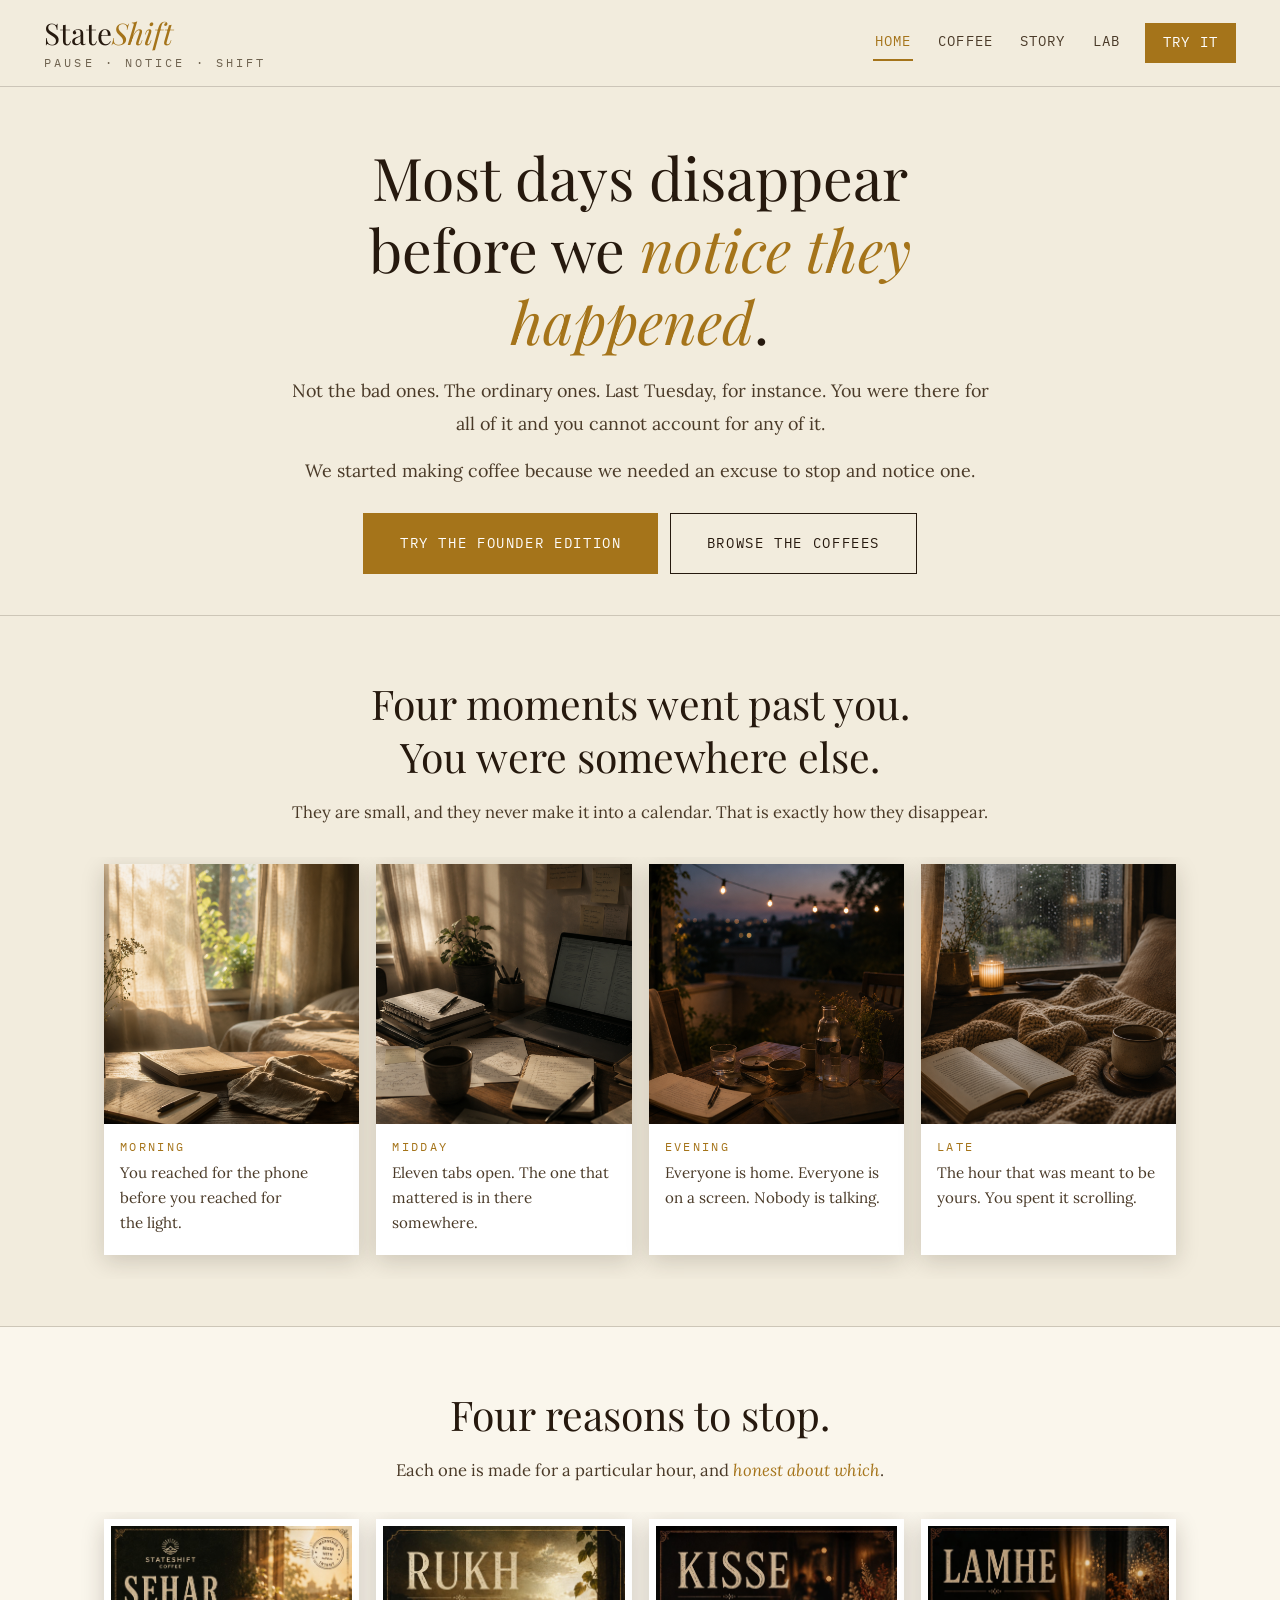
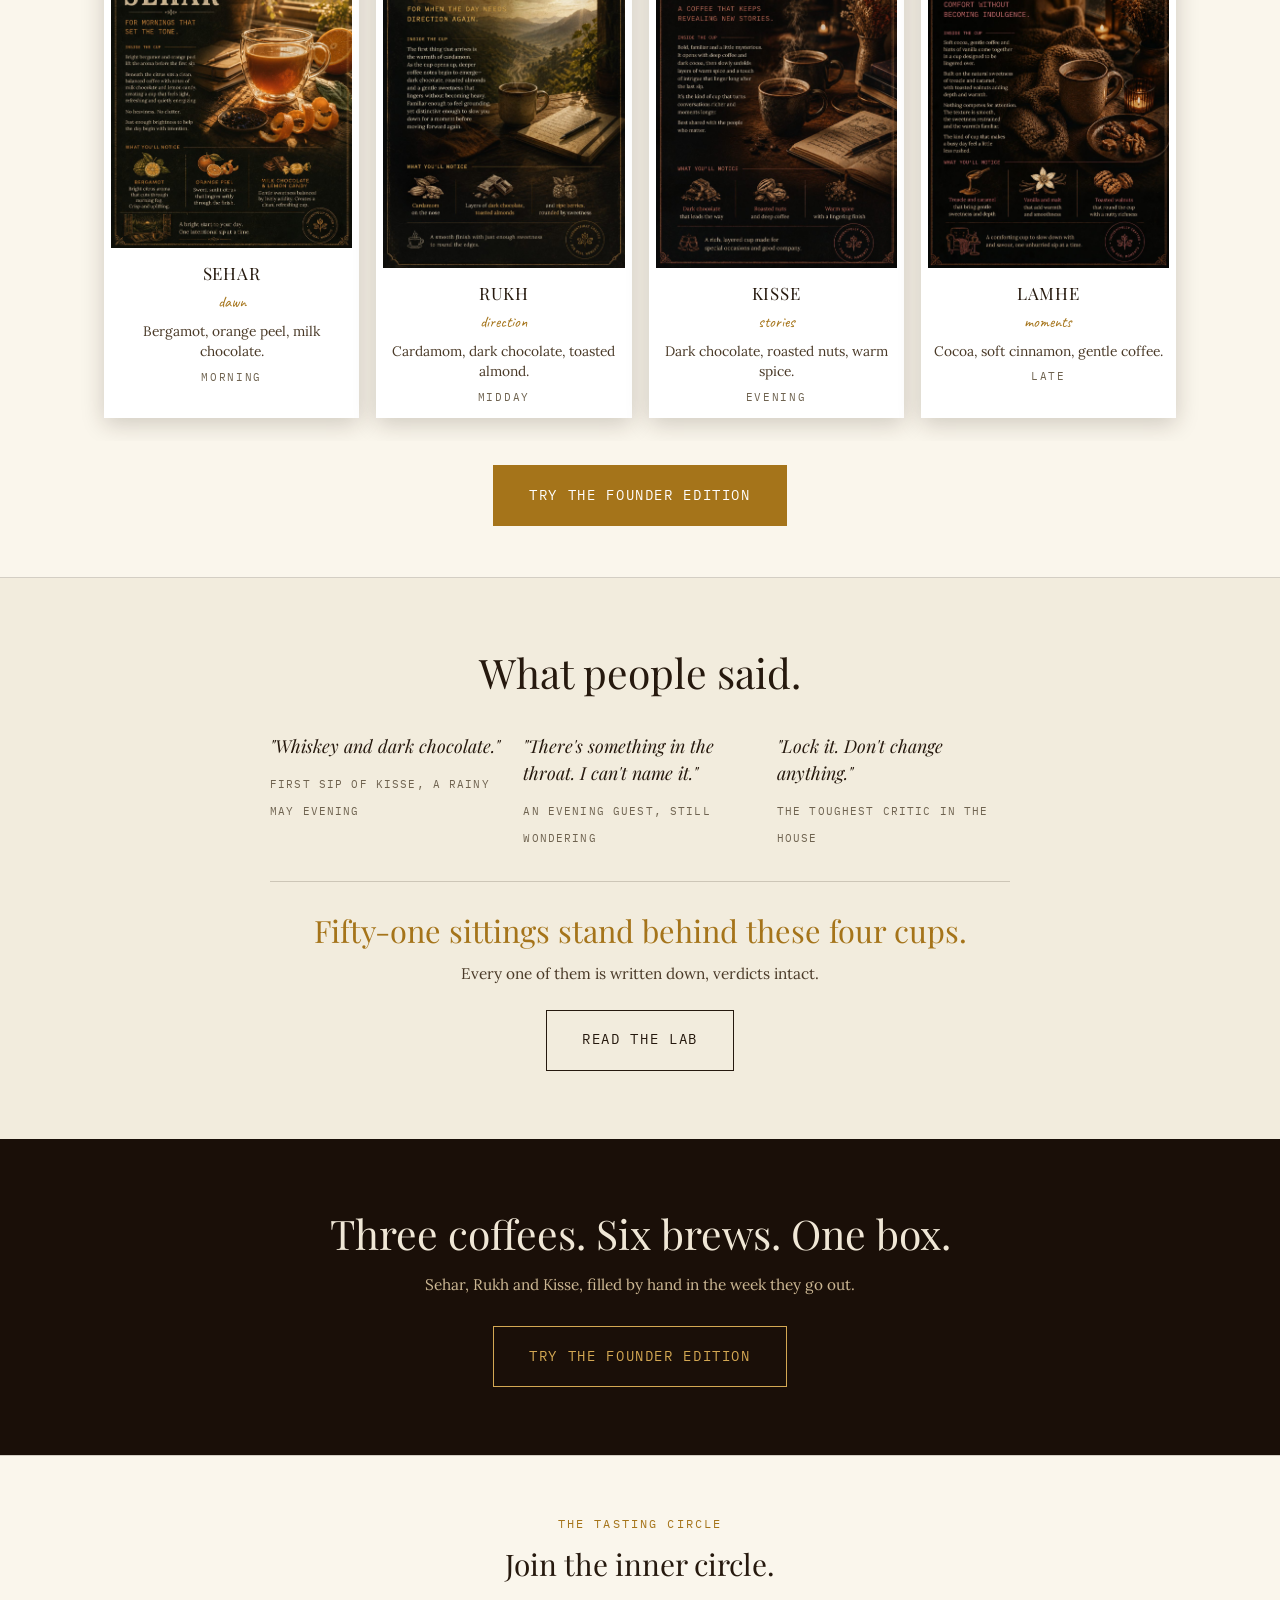
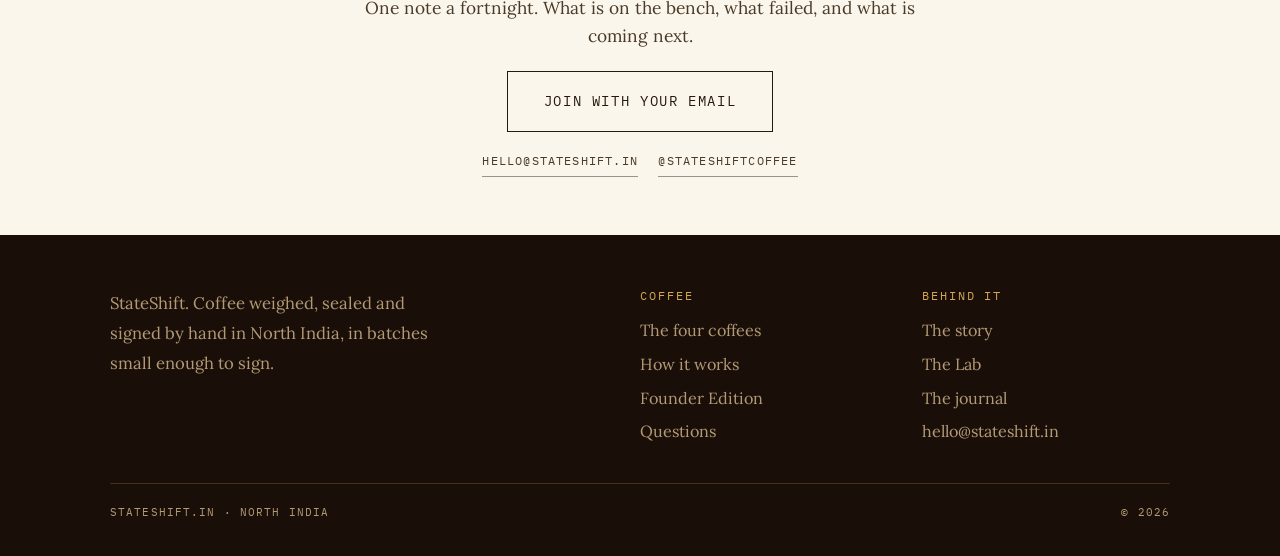
<file: index.html>
<!DOCTYPE html>
<html lang="en">
<head>
<meta charset="UTF-8">
<meta name="viewport" content="width=device-width, initial-scale=1.0">
<title>StateShift. Most days disappear before we notice they happened.</title>
<meta name="description" content="We started making coffee because we needed an excuse to stop and notice one. Four coffees, three minutes each. The Founder Edition, Rs 299 delivered.">
<link rel="preconnect" href="https://fonts.googleapis.com">
<link href="https://fonts.googleapis.com/css2?family=Playfair+Display:ital,wght@0,400;0,600;1,400&family=Caveat:wght@400;600&family=IBM+Plex+Mono:wght@300;400&family=Lora:ital,wght@0,400;0,500;1,400&display=swap" rel="stylesheet">
<style>
/* ===== StateShift stylesheet, inlined. No external CSS file. ===== */

*{margin:0;padding:0;box-sizing:border-box}
:root{
  --paper:#f2ecdd; --paper-deep:#eae2cf; --cream:#faf6ec;
  --ink:#26190e; --ink-soft:#4a3a28; --muted:#6f6350;
  --espresso:#1a0f08; --roast:#2b1a0e; --dark-text:#f0e7d6; --dark-muted:#b39a75;
  --gold:#a5741a; --amber:#d4a853; --forest:#33472f;
  --line:rgba(38,25,14,.18); --line-strong:rgba(38,25,14,.45); --line-dark:rgba(212,168,83,.22);
}
html{font-size:16px;scroll-behavior:smooth;scroll-padding-top:110px}
/* One site, two comfortable reading sizes. The mobile tuning is
   preserved; desktop lifts as a whole rather than being starved. */
@media(min-width:1024px){html{font-size:17px}}
@media(min-width:1440px){html{font-size:18px}}
body{font-family:'Lora',Georgia,serif;background:var(--paper);color:var(--ink);
  font-size:.93rem;line-height:1.72;min-height:100vh}
p{text-wrap:pretty}            /* no more one-word last lines */
h1,h2,h3,h4{font-family:'Playfair Display',serif;font-weight:400;line-height:1.22;color:var(--ink)}
h1,h2{text-wrap:balance}
em{font-style:italic}
a{color:inherit}
img{max-width:100%;display:block}
.center{text-align:center}

/* ---------- HEADER · the brand mark is the one thing that grew ---------- */
.site-header{
  position:sticky;top:0;z-index:200;
  background:rgba(242,236,221,.97);backdrop-filter:blur(8px);
  border-bottom:1px solid var(--line);padding:.8rem 2rem;
  display:flex;align-items:center;justify-content:space-between;gap:1rem;flex-wrap:wrap;
  transition:padding .25s;
}
.site-logo{font-family:'Playfair Display',serif;font-size:1.6rem;color:var(--ink);text-decoration:none;line-height:1.1}
.site-logo span{color:var(--gold);font-style:italic}
.site-logo small{display:block;font-family:'IBM Plex Mono',monospace;font-size:.68rem;
  letter-spacing:.26em;text-transform:uppercase;color:var(--muted);margin-top:.35rem;transition:all .2s}
.site-nav{display:flex;gap:.9rem;align-items:center;flex-wrap:wrap}
.site-nav a{font-family:'IBM Plex Mono',monospace;font-size:.76rem;letter-spacing:.08em;
  text-transform:uppercase;color:var(--ink-soft);text-decoration:none;
  padding:.3rem .1rem;border-bottom:2px solid transparent;transition:all .2s;white-space:nowrap}
.site-nav a:hover{color:var(--gold)}
.site-nav a.active{color:var(--gold);border-bottom-color:var(--gold)}
.site-nav a.sell{background:var(--gold);color:#fff;border:1px solid var(--gold);
  border-bottom:1px solid var(--gold);padding:.42rem .95rem;letter-spacing:.1em}
.site-nav a.sell:hover,.site-nav a.sell.active{background:var(--espresso);border-color:var(--espresso);color:var(--amber)}
.site-header.scrolled{padding:.45rem 2rem}
.site-header.scrolled .site-logo{font-size:1.3rem}
.site-header.scrolled .site-logo small{opacity:0;max-height:0;margin:0;overflow:hidden}

/* ---------- TYPE ---------- */
.eyebrow{font-family:'IBM Plex Mono',monospace;font-size:clamp(.7rem,.9vw,.8rem);letter-spacing:.18em;
  text-transform:uppercase;color:var(--gold);display:block;margin-bottom:.85rem}
.lead{font-size:clamp(.92rem,1.5vw,1.15rem);color:var(--ink-soft);line-height:1.75}
.margin-note{font-family:'Caveat',cursive;font-size:1.12rem;color:var(--gold);display:inline-block}
.qlink{font-family:'Playfair Display',serif;font-style:italic;color:var(--gold);
  text-decoration:none;border-bottom:1px solid rgba(165,116,26,.4);transition:all .2s}
.qlink:hover{color:var(--ink);border-color:var(--ink)}

/* ---------- BUTTONS ---------- */
.btn{display:inline-block;font-family:'IBM Plex Mono',monospace;font-size:.76rem;
  letter-spacing:.12em;text-transform:uppercase;text-decoration:none;padding:.9rem 1.7rem;
  border:1px solid var(--ink);color:var(--ink);transition:all .25s;background:transparent}
.btn:hover{background:var(--ink);color:var(--amber)}
.btn.gold{background:var(--gold);border-color:var(--gold);color:#fff}
.btn.gold:hover{background:var(--espresso);border-color:var(--espresso);color:var(--amber)}
.btn.on-dark{border-color:var(--amber);color:var(--amber)}
.btn.on-dark:hover{background:var(--amber);color:var(--espresso)}
.doors{display:grid;grid-template-columns:1fr 1fr;gap:.8rem;margin-top:1.5rem}
@media(max-width:480px){.doors{grid-template-columns:1fr}}
.doors .btn{text-align:center;padding:1.05rem 1rem}

/* ---------- DISCLOSURE ---------- */
.disclose{border:1px solid var(--line);background:var(--cream);margin-bottom:.5rem}
.disclose > summary{cursor:pointer;list-style:none;position:relative;
  padding:.8rem 2.4rem .8rem 1rem;
  font-family:'Playfair Display',serif;font-size:.94rem;line-height:1.45;
  color:var(--ink);transition:color .2s}
.disclose > summary::-webkit-details-marker{display:none}
.disclose > summary::marker{content:''}
.disclose > summary:hover{color:var(--gold)}
.disclose > summary::after{content:'+';position:absolute;right:1rem;top:50%;transform:translateY(-50%);
  font-family:'IBM Plex Mono',monospace;font-size:1rem;color:var(--gold)}
.disclose[open] > summary::after{content:'\2212'}
.disclose[open] > summary{border-bottom:1px solid var(--line);color:var(--gold)}
.disclose .body{padding:.85rem 1rem 1rem;background:var(--paper)}
.disclose .body p{color:var(--ink-soft);font-size:.88rem;line-height:1.75;margin:0}
.disclose .body p + p{margin-top:.7rem}
.disclose .body a{color:var(--gold)}
.disclose .body .margin-note{color:var(--gold)}

/* ---------- SWIPE RAIL ---------- */
.rail{display:flex;flex-direction:row;flex-wrap:nowrap;gap:1rem;
  overflow-x:auto;overflow-y:hidden;scroll-snap-type:x mandatory;
  -webkit-overflow-scrolling:touch;scrollbar-width:none;
  padding:.4rem 1.3rem 1.1rem;scroll-padding-left:1.3rem;max-width:1140px;margin:0 auto}
.rail::-webkit-scrollbar{display:none}
.rail > *{flex:0 0 76%;max-width:320px;scroll-snap-align:start}
@media(min-width:861px){
  .rail{padding:.4rem 2rem 1.4rem;scroll-padding-left:2rem}
  .rail > *{flex:0 0 calc(25% - .75rem);max-width:none}
}
.rail-dots{display:flex;justify-content:center;gap:.5rem;margin-top:.35rem}
.rail-dots button{width:7px;height:7px;padding:0;border-radius:50%;border:none;cursor:pointer;
  background:var(--line);transition:all .25s}
.rail-dots button[aria-current="true"]{background:var(--gold);transform:scale(1.4)}
@media(min-width:861px){.rail-dots{display:none}}

/* ---------- FIGURES ---------- */
.print{background:#fff;padding:9px 9px 12px;box-shadow:0 3px 14px rgba(38,25,14,.22)}
.print figcaption{font-family:'Caveat',cursive;font-size:1.05rem;color:#5a4a35;padding-top:.5rem;text-align:center}
figure.frame{margin:0}
figure.frame img{width:100%;display:block;box-shadow:0 10px 30px rgba(38,25,14,.18)}
figure.frame figcaption{font-family:'IBM Plex Mono',monospace;font-size:.68rem;letter-spacing:.14em;
  text-transform:uppercase;color:var(--muted);padding-top:.7rem}

/* ---------- NOTEBOOK ---------- */
.notebook{background:var(--cream);border:1px solid var(--line);border-left:3px solid var(--gold);
  padding:1.1rem 1.2rem;margin:1.5rem 0}
.notebook .nb-label{font-family:'IBM Plex Mono',monospace;font-size:.68rem;letter-spacing:.16em;
  text-transform:uppercase;color:var(--muted);display:block;margin-bottom:.45rem}
.notebook .nb-line{font-family:'Caveat',cursive;font-size:1.28rem;line-height:1.5;color:var(--ink-soft)}

/* ---------- TASTING CIRCLE ---------- */
.contact-close{border-top:1px solid var(--line);background:var(--cream);padding:2.2rem 1.3rem;text-align:center}
.contact-close .eyebrow{font-size:.7rem;margin-bottom:.6rem}
.contact-close h2{font-size:clamp(1.18rem,3vw,1.45rem);line-height:1.35;margin-bottom:.55rem}
.contact-close .cc-line{color:var(--ink-soft);max-width:440px;margin:0 auto 1.2rem;font-size:.88rem;line-height:1.65}
.cc-links{display:flex;gap:1.2rem;justify-content:center;flex-wrap:wrap;margin-top:1.1rem}
.cc-links a{font-family:'IBM Plex Mono',monospace;font-size:.7rem;letter-spacing:.1em;
  text-transform:uppercase;color:var(--ink-soft);text-decoration:none;
  border-bottom:1px solid var(--line-strong);padding-bottom:.25rem;transition:all .2s}
.cc-links a:hover{color:var(--gold);border-color:var(--gold)}

/* ---------- FOOTER ---------- */
.site-footer{background:var(--espresso);color:var(--dark-muted);padding:2.4rem 2rem 1.6rem}
.footer-grid{max-width:1060px;margin:0 auto;display:grid;grid-template-columns:2fr 1fr 1fr;gap:2rem}
.site-footer h4{font-family:'IBM Plex Mono',monospace;font-size:.7rem;font-weight:400;
  letter-spacing:.16em;text-transform:uppercase;color:var(--amber);margin-bottom:.8rem}
.site-footer a{color:var(--dark-muted);text-decoration:none;transition:color .2s}
.site-footer a:hover{color:var(--amber)}
.footer-links{list-style:none}
.footer-links li{margin-bottom:.35rem;font-size:.82rem}
.footer-base{max-width:1060px;margin:1.8rem auto 0;padding-top:1.1rem;border-top:1px solid var(--line-dark);
  display:flex;justify-content:space-between;flex-wrap:wrap;gap:.6rem;
  font-family:'IBM Plex Mono',monospace;font-size:.66rem;letter-spacing:.1em;text-transform:uppercase}

/* ---------- RESPONSIVE ---------- */
/* ---------- DESKTOP ---------- */
@media(min-width:1024px){
  .site-header{padding:1rem 2.6rem}
  .site-logo{font-size:1.75rem}
  .site-logo small{font-size:.7rem}
  .site-nav{gap:1.4rem}
  .site-nav a{font-size:.8rem}
  .btn{font-size:.8rem;padding:1.05rem 2.1rem}
  .disclose > summary{font-size:1.06rem;padding:1.05rem 3rem 1.05rem 1.3rem}
  .disclose .body p{font-size:1rem}
  .disclose .body{padding:1.1rem 1.3rem 1.3rem}
  .contact-close{padding:3.4rem 2rem}
  .contact-close h2{font-size:1.75rem}
  .contact-close .cc-line{font-size:1.02rem;max-width:560px}
  .site-footer{padding:3.2rem 2.6rem 2rem}
  .footer-links li{font-size:.95rem}
  .notebook{padding:1.4rem 1.6rem}
  .notebook .nb-line{font-size:1.5rem}
}

@media(max-width:860px){
  .footer-grid{grid-template-columns:1fr 1fr;gap:1.3rem 1.2rem}
  .footer-grid > *:first-child{grid-column:1 / -1}
  .site-footer{padding:2rem 1.3rem 1.5rem}
}
@media(max-width:760px){
  html{scroll-padding-top:95px}
  .site-header{flex-direction:column;align-items:center;gap:.5rem;padding:.65rem 1rem}
  .site-logo{text-align:center;font-size:1.42rem}
  .site-logo small{font-size:.6rem;letter-spacing:.22em;margin-top:.24rem}
  .site-nav{width:100%;justify-content:space-between;gap:.2rem}
  .site-nav a{font-size:.68rem;letter-spacing:.02em;padding:.3rem .1rem}
  .site-nav a.sell{padding:.38rem .72rem;letter-spacing:.05em}
  .site-header.scrolled{padding:.4rem 1rem;gap:.3rem}
  .site-header.scrolled .site-logo{font-size:1.15rem}
  .eyebrow{font-size:.66rem}
}
@media(max-width:400px){
  .site-nav a{font-size:.63rem;padding:.3rem 0}
  .site-nav a.sell{padding:.36rem .55rem}
}

/* ===== page-specific ===== */

.hero{padding:2.2rem 1.3rem 2rem;text-align:center;max-width:560px;margin:0 auto}
@media(min-width:900px){.hero{max-width:780px;padding:4.4rem 2rem 3.2rem}}
@media(min-width:761px){.hero{padding:3.2rem 2rem 2.4rem}}
.hero h1{font-size:clamp(1.45rem,4.6vw,3.5rem);line-height:1.22;margin-bottom:1.1rem}
.hero h1 em{color:var(--gold)}
.hero p{font-size:clamp(.92rem,1.4vw,1.18rem);line-height:1.8;color:var(--ink-soft);margin-bottom:.9rem}
.hero p:last-of-type{margin-bottom:1.5rem}
.hero-ctas{display:flex;gap:.7rem;justify-content:center;flex-wrap:wrap}

.autop{padding:2.2rem 0 2rem;border-top:1px solid var(--line);border-bottom:1px solid var(--line)}
.autop-in{max-width:580px;margin:0 auto;padding:0 1.3rem 1.2rem;text-align:center}
@media(min-width:900px){.autop-in{max-width:800px;padding-bottom:1.8rem}.autop{padding:3.6rem 0 2.8rem}}
.autop h2{font-size:clamp(1.25rem,3.2vw,2.5rem);line-height:1.3;margin-bottom:.85rem}
.autop .sub{color:var(--ink-soft);font-size:clamp(.9rem,1.3vw,1.12rem);line-height:1.75}
.mcard{background:#fff;box-shadow:0 6px 22px rgba(38,25,14,.18);overflow:hidden}
.mimg{height:190px;background-size:cover;background-position:center 45%}
@media(min-width:900px){.mimg{height:260px}}
.mtext{padding:.9rem .95rem 1.1rem}
.mtext h3{font-family:'IBM Plex Mono',monospace;font-size:.68rem;letter-spacing:.2em;
  text-transform:uppercase;color:var(--gold);margin-bottom:.45rem}
.mtext p{font-size:clamp(.89rem,1.1vw,1.05rem);line-height:1.65;color:var(--ink-soft)}

.four{padding:2.2rem 0 2rem;background:var(--cream);border-bottom:1px solid var(--line)}
.four-in{max-width:580px;margin:0 auto;padding:0 1.3rem 1rem;text-align:center}
@media(min-width:900px){.four-in{max-width:800px;padding-bottom:1.6rem}.four{padding:3.6rem 0 3rem}}
.four-in h2{font-size:clamp(1.25rem,3.2vw,2.5rem);margin-bottom:.85rem;line-height:1.3}
.sorted{font-size:clamp(.9rem,1.3vw,1.12rem);line-height:1.75;color:var(--ink-soft)}
.sorted em{color:var(--gold);font-style:italic}
.ccard{text-decoration:none;color:var(--ink);background:#fff;padding:7px 7px 9px;
  box-shadow:0 6px 22px rgba(38,25,14,.2);display:block;transition:all .25s}
@media(min-width:861px){.ccard:hover{transform:translateY(-6px);box-shadow:0 16px 34px rgba(38,25,14,.28)}}
.ccard img{width:100%;display:block}
.clabel{padding:.65rem .3rem .15rem;text-align:center}
.cname{font-family:'Playfair Display',serif;font-size:clamp(1rem,1.3vw,1.25rem);letter-spacing:.05em;display:block}
.cword{font-family:'Caveat',cursive;font-size:.95rem;color:var(--gold);display:block;margin-bottom:.28rem}
.ctaste{font-size:clamp(.81rem,1vw,.95rem);color:var(--ink-soft);line-height:1.5;display:block;margin-bottom:.35rem}
.cwhen{font-family:'IBM Plex Mono',monospace;font-size:.63rem;letter-spacing:.16em;text-transform:uppercase;color:var(--muted);display:block}
.four-cta{text-align:center;margin-top:1.4rem;padding:0 1.3rem}

.proof{padding:2.4rem 1.3rem}
@media(min-width:900px){.proof{padding:4rem 2rem}}
.proof-in{max-width:740px;margin:0 auto}
.proof h2{text-align:center;font-size:clamp(1.25rem,3.2vw,2.4rem);margin-bottom:2rem;line-height:1.3}
.said{display:grid;grid-template-columns:1fr;gap:1.2rem;margin-bottom:1.8rem}
@media(min-width:701px){.said{grid-template-columns:repeat(3,1fr);gap:1.2rem}}
.said blockquote{font-family:'Playfair Display',serif;font-style:italic;font-size:clamp(1rem,1.4vw,1.35rem);
  line-height:1.5;color:var(--ink);margin:0 0 .5rem}
.said cite{font-family:'IBM Plex Mono',monospace;font-size:.67rem;letter-spacing:.1em;
  text-transform:uppercase;color:var(--muted);font-style:normal}
.tally{text-align:center;border-top:1px solid var(--line);padding-top:1.6rem}
.tally .n{font-family:'Playfair Display',serif;font-size:clamp(1.1rem,2.4vw,2rem);color:var(--gold);line-height:1.4;margin-bottom:.55rem}
.tally p{font-size:clamp(.88rem,1.2vw,1.08rem);color:var(--ink-soft);margin-bottom:1.3rem}

.close{background:var(--espresso);color:var(--dark-text);text-align:center;padding:2.4rem 1.3rem}
@media(min-width:900px){.close{padding:4rem 2rem}}
.close h2{color:var(--dark-text);font-size:clamp(1.25rem,3.2vw,2.4rem);margin-bottom:.75rem;line-height:1.3}
.close p{color:#cdb894;margin-bottom:1.6rem;line-height:1.7;max-width:520px;margin-left:auto;margin-right:auto;font-size:clamp(.88rem,1.2vw,1.08rem)}

</style>
</head>
<body>

<header class="site-header">
  <a href="index.html" class="site-logo">State<span>Shift</span><small>Pause &middot; Notice &middot; Shift</small></a>
  <nav class="site-nav">
    <a href="index.html" class="active">Home</a>
    <a href="collection.html">Coffee</a>
    <a href="story.html">Story</a>
    <a href="states.html">Lab</a>
    <a href="sampler.html" class="sell">Try It</a>
  </nav>
</header>

<section class="hero">
  <h1>Most days disappear<br>before we <em>notice they happened</em>.</h1>
  <p>Not the bad ones. The ordinary ones. Last Tuesday, for instance. You were there for all of it and you cannot account for any of it.</p>
  <p>We started making coffee because we needed an excuse to stop and notice one.</p>
  <div class="hero-ctas">
    <a class="btn gold" href="sampler.html">Try the Founder Edition</a>
    <a class="btn" href="collection.html">Browse the coffees</a>
  </div>
</section>

<section class="autop">
  <div class="autop-in">
    <h2>Four moments went past you.<br>You were somewhere else.</h2>
    <p class="sub">They are small, and they never make it into a calendar. That is exactly how they disappear.</p>
  </div>
  <div class="rail" data-rail="mom">
    <article class="mcard">
      <div class="mimg" style="background-image:url('assets/moments/moment-sehar.jpg')"></div>
      <div class="mtext"><h3>Morning</h3><p>You reached for the phone before you reached for the light.</p></div>
    </article>
    <article class="mcard">
      <div class="mimg" style="background-image:url('assets/moments/moment-rukh.jpg')"></div>
      <div class="mtext"><h3>Midday</h3><p>Eleven tabs open. The one that mattered is in there somewhere.</p></div>
    </article>
    <article class="mcard">
      <div class="mimg" style="background-image:url('assets/moments/moment-kisse.jpg')"></div>
      <div class="mtext"><h3>Evening</h3><p>Everyone is home. Everyone is on a screen. Nobody is talking.</p></div>
    </article>
    <article class="mcard">
      <div class="mimg" style="background-image:url('assets/moments/moment-lamhe.jpg')"></div>
      <div class="mtext"><h3>Late</h3><p>The hour that was meant to be yours. You spent it scrolling.</p></div>
    </article>
  </div>
  <div class="rail-dots" data-dots="mom"></div>
</section>

<section class="four">
  <div class="four-in">
    <h2>Four reasons to stop.</h2>
    <p class="sorted">Each one is made for a particular hour, and <em>honest about which</em>.</p>
  </div>
  <div class="rail" data-rail="cof">
    <a class="ccard" href="collection.html#sehar">
      <img src="assets/posters/sehar-card.jpg" alt="SEHAR" loading="lazy">
      <div class="clabel"><span class="cname">SEHAR</span><span class="cword">dawn</span>
      <span class="ctaste">Bergamot, orange peel, milk chocolate.</span><span class="cwhen">Morning</span></div>
    </a>
    <a class="ccard" href="collection.html#rukh">
      <img src="assets/posters/rukh-card.jpg" alt="RUKH" loading="lazy">
      <div class="clabel"><span class="cname">RUKH</span><span class="cword">direction</span>
      <span class="ctaste">Cardamom, dark chocolate, toasted almond.</span><span class="cwhen">Midday</span></div>
    </a>
    <a class="ccard" href="collection.html#kisse">
      <img src="assets/posters/kisse-card.jpg" alt="KISSE" loading="lazy">
      <div class="clabel"><span class="cname">KISSE</span><span class="cword">stories</span>
      <span class="ctaste">Dark chocolate, roasted nuts, warm spice.</span><span class="cwhen">Evening</span></div>
    </a>
    <a class="ccard" href="collection.html#lamhe">
      <img src="assets/posters/lamhe-card.jpg" alt="LAMHE" loading="lazy">
      <div class="clabel"><span class="cname">LAMHE</span><span class="cword">moments</span>
      <span class="ctaste">Cocoa, soft cinnamon, gentle coffee.</span><span class="cwhen">Late</span></div>
    </a>
  </div>
  <div class="rail-dots" data-dots="cof"></div>
  <div class="four-cta"><a class="btn gold" href="sampler.html">Try the Founder Edition</a></div>
</section>

<section class="proof">
  <div class="proof-in">
    <h2>What people said.</h2>
    <div class="said">
      <div><blockquote>"Whiskey and dark chocolate."</blockquote><cite>first sip of Kisse, a rainy May evening</cite></div>
      <div><blockquote>"There's something in the throat. I can't name it."</blockquote><cite>an evening guest, still wondering</cite></div>
      <div><blockquote>"Lock it. Don't change anything."</blockquote><cite>the toughest critic in the house</cite></div>
    </div>
    <div class="tally">
      <div class="n">Fifty-one sittings stand behind these four cups.</div>
      <p>Every one of them is written down, verdicts intact.</p>
      <a class="btn" href="states.html">Read the Lab</a>
    </div>
  </div>
</section>

<section class="close">
  <h2>Three coffees. Six brews. One box.</h2>
  <p>Sehar, Rukh and Kisse, filled by hand in the week they go out.</p>
  <a class="btn on-dark" href="sampler.html">Try the Founder Edition</a>
</section>

<section class="contact-close">
  <span class="eyebrow">The Tasting Circle</span>
  <h2>Join the inner circle.</h2>
  <p class="cc-line">One note a fortnight. What is on the bench, what failed, and what is coming next.</p>
  <a class="btn" href="mailto:hello@stateshift.in?subject=Tasting%20Circle&body=Add%20me%20to%20the%20list.">Join with your email</a>
  <div class="cc-links">
    <a href="mailto:hello@stateshift.in">hello@stateshift.in</a>
    <a href="https://instagram.com/stateshiftcoffee" target="_blank" rel="noopener">@stateshiftcoffee</a>
  </div>
</section>

<footer class="site-footer">
  <div class="footer-grid">
    <div>
      <p style="font-size:.98rem;line-height:1.8;max-width:340px">StateShift. Coffee weighed, sealed and signed by hand in North India, in batches small enough to sign.</p>
    </div>
    <div>
      <h4>Coffee</h4>
      <ul class="footer-links">
        <li><a href="collection.html">The four coffees</a></li>
        <li><a href="collection.html#how">How it works</a></li>
        <li><a href="sampler.html">Founder Edition</a></li>
        <li><a href="sampler.html#faq">Questions</a></li>
      </ul>
    </div>
    <div>
      <h4>Behind it</h4>
      <ul class="footer-links">
        <li><a href="story.html">The story</a></li>
        <li><a href="states.html">The Lab</a></li>
        <li><a href="journal.html">The journal</a></li>
        <li><a href="mailto:hello@stateshift.in">hello@stateshift.in</a></li>
      </ul>
    </div>
  </div>
  <div class="footer-base">
    <span>stateshift.in &middot; North India</span>
    <span>&#169; 2026</span>
  </div>
</footer>

<script>
document.querySelectorAll('[data-rail]').forEach(function(rail){
  var dots = document.querySelector('[data-dots="' + rail.dataset.rail + '"]');
  if(!dots) return;
  var items = rail.children;
  Array.prototype.forEach.call(items, function(it, i){
    var b = document.createElement('button');
    b.type = 'button'; b.setAttribute('aria-label','Card ' + (i+1));
    b.addEventListener('click', function(){
      rail.scrollTo({left: it.offsetLeft - rail.offsetLeft, behavior:'smooth'});
    });
    dots.appendChild(b);
  });
  var btns = dots.querySelectorAll('button');
  function sync(){
    var mid = rail.scrollLeft + rail.clientWidth/2, active = 0, best = Infinity;
    Array.prototype.forEach.call(items, function(it, i){
      var c = it.offsetLeft - rail.offsetLeft + it.offsetWidth/2, d = Math.abs(c - mid);
      if(d < best){ best = d; active = i; }
    });
    btns.forEach(function(b, i){ b.setAttribute('aria-current', i===active ? 'true':'false'); });
  }
  var t;
  rail.addEventListener('scroll', function(){ clearTimeout(t); t = setTimeout(sync, 60); }, {passive:true});
  sync();
});
</script>
<script>
/* The bar shrinks to a slim strip once you start reading. */
(function(){
  var h = document.querySelector('.site-header');
  if(!h) return;
  function s(){ h.classList.toggle('scrolled', window.scrollY > 40); }
  window.addEventListener('scroll', s, {passive:true});
  s();
})();
</script>

</body>
</html>
</file>
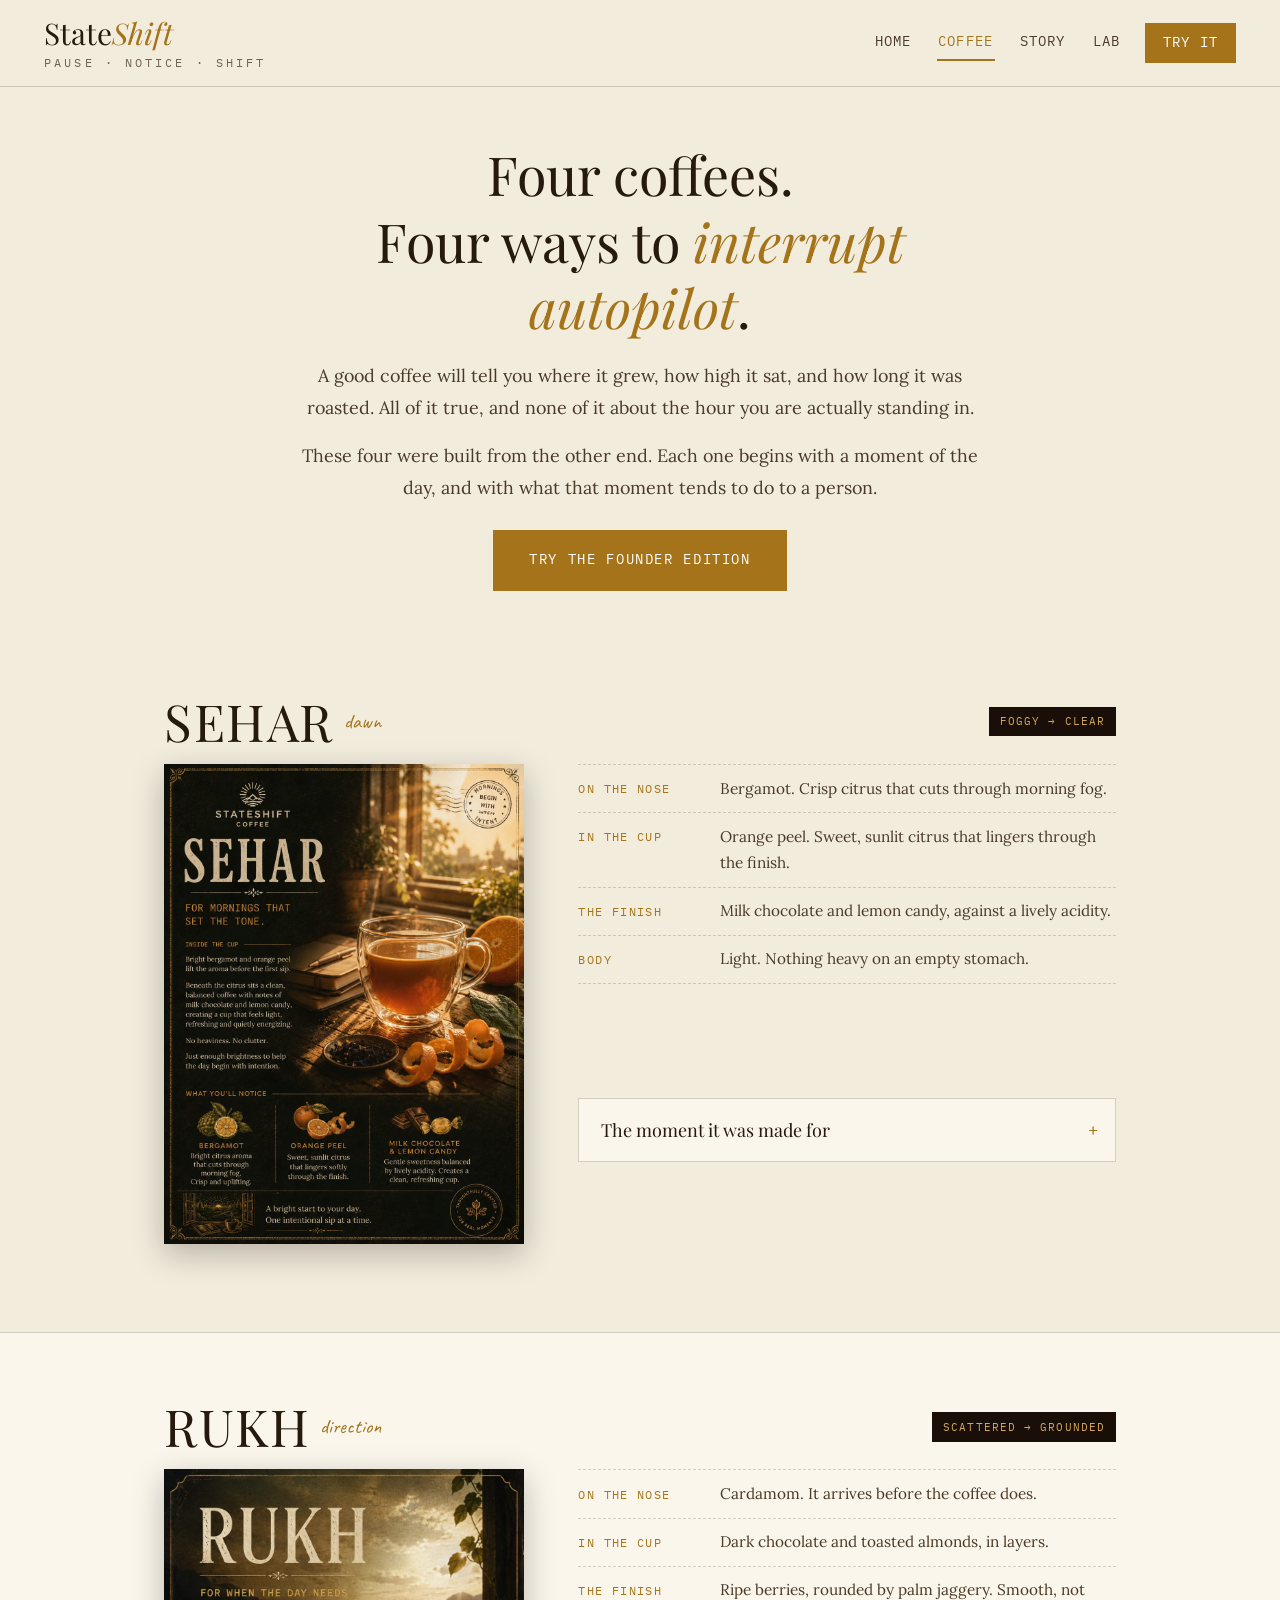
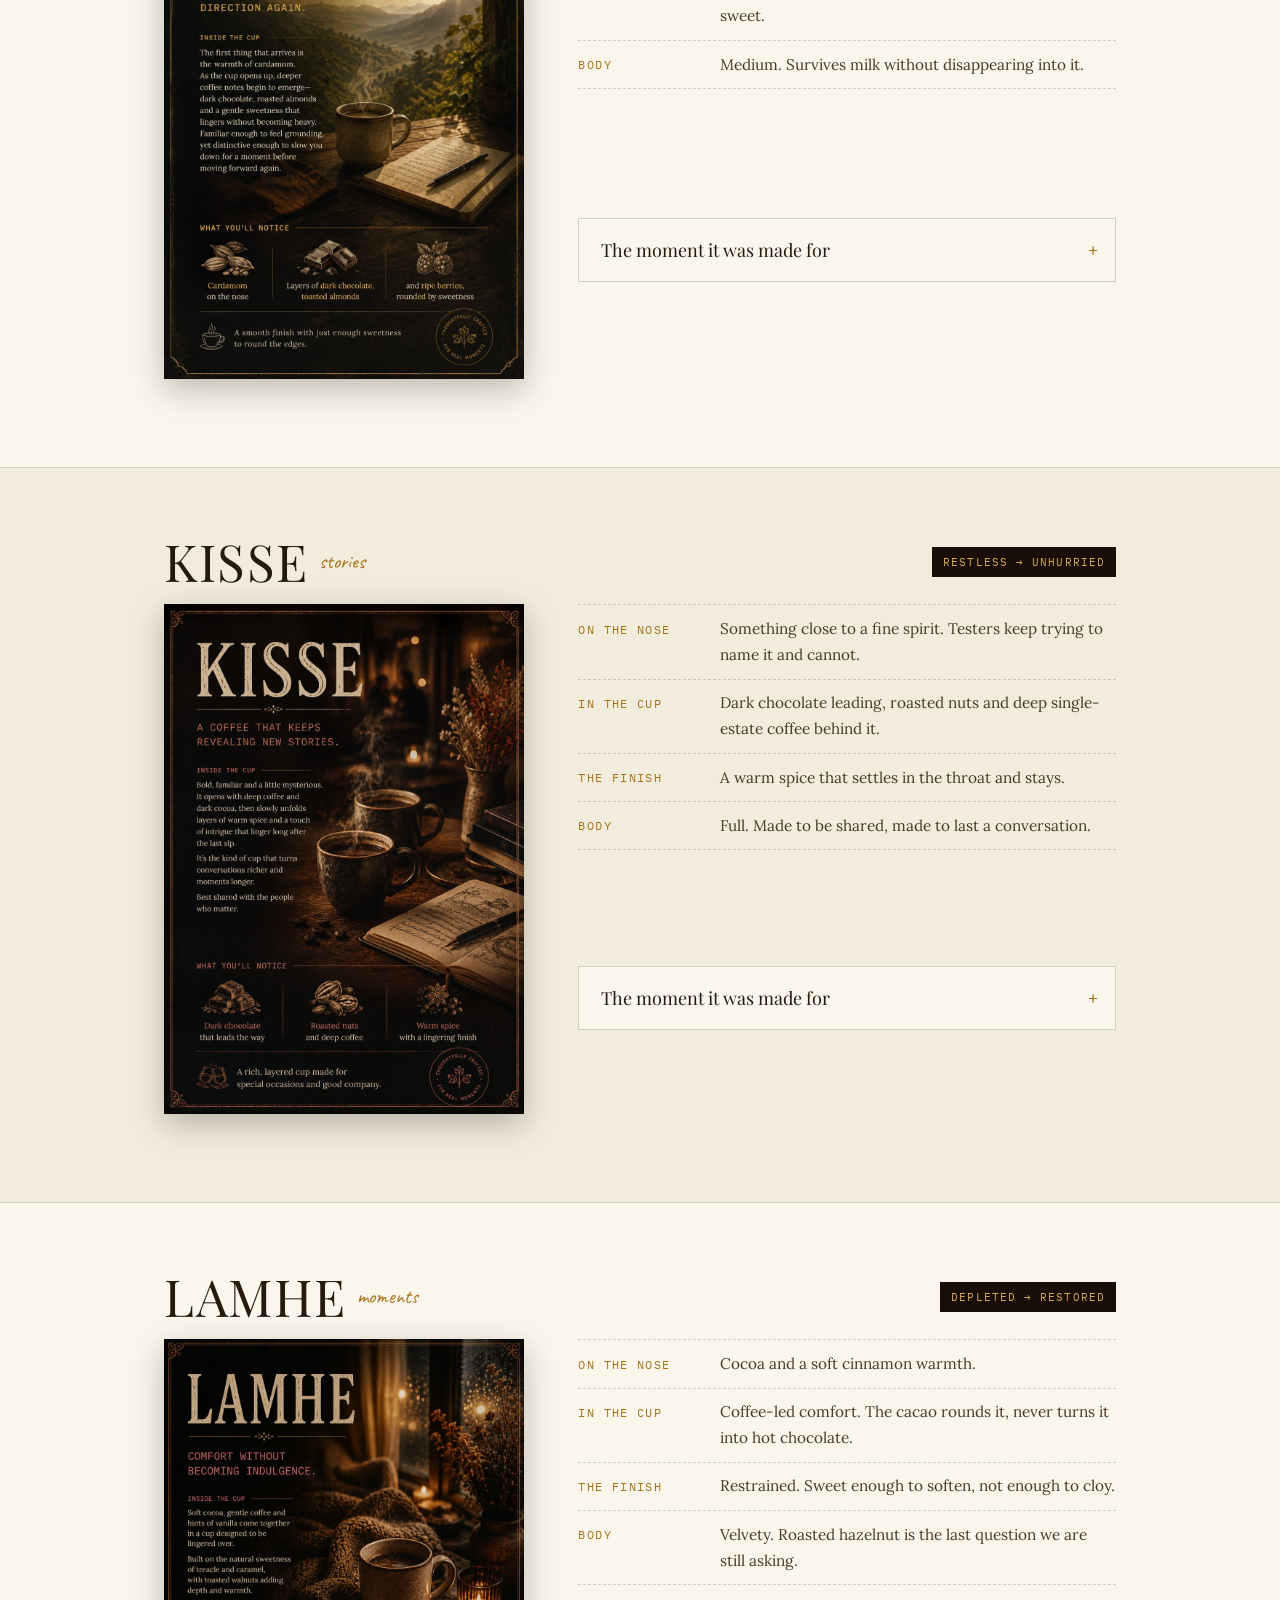
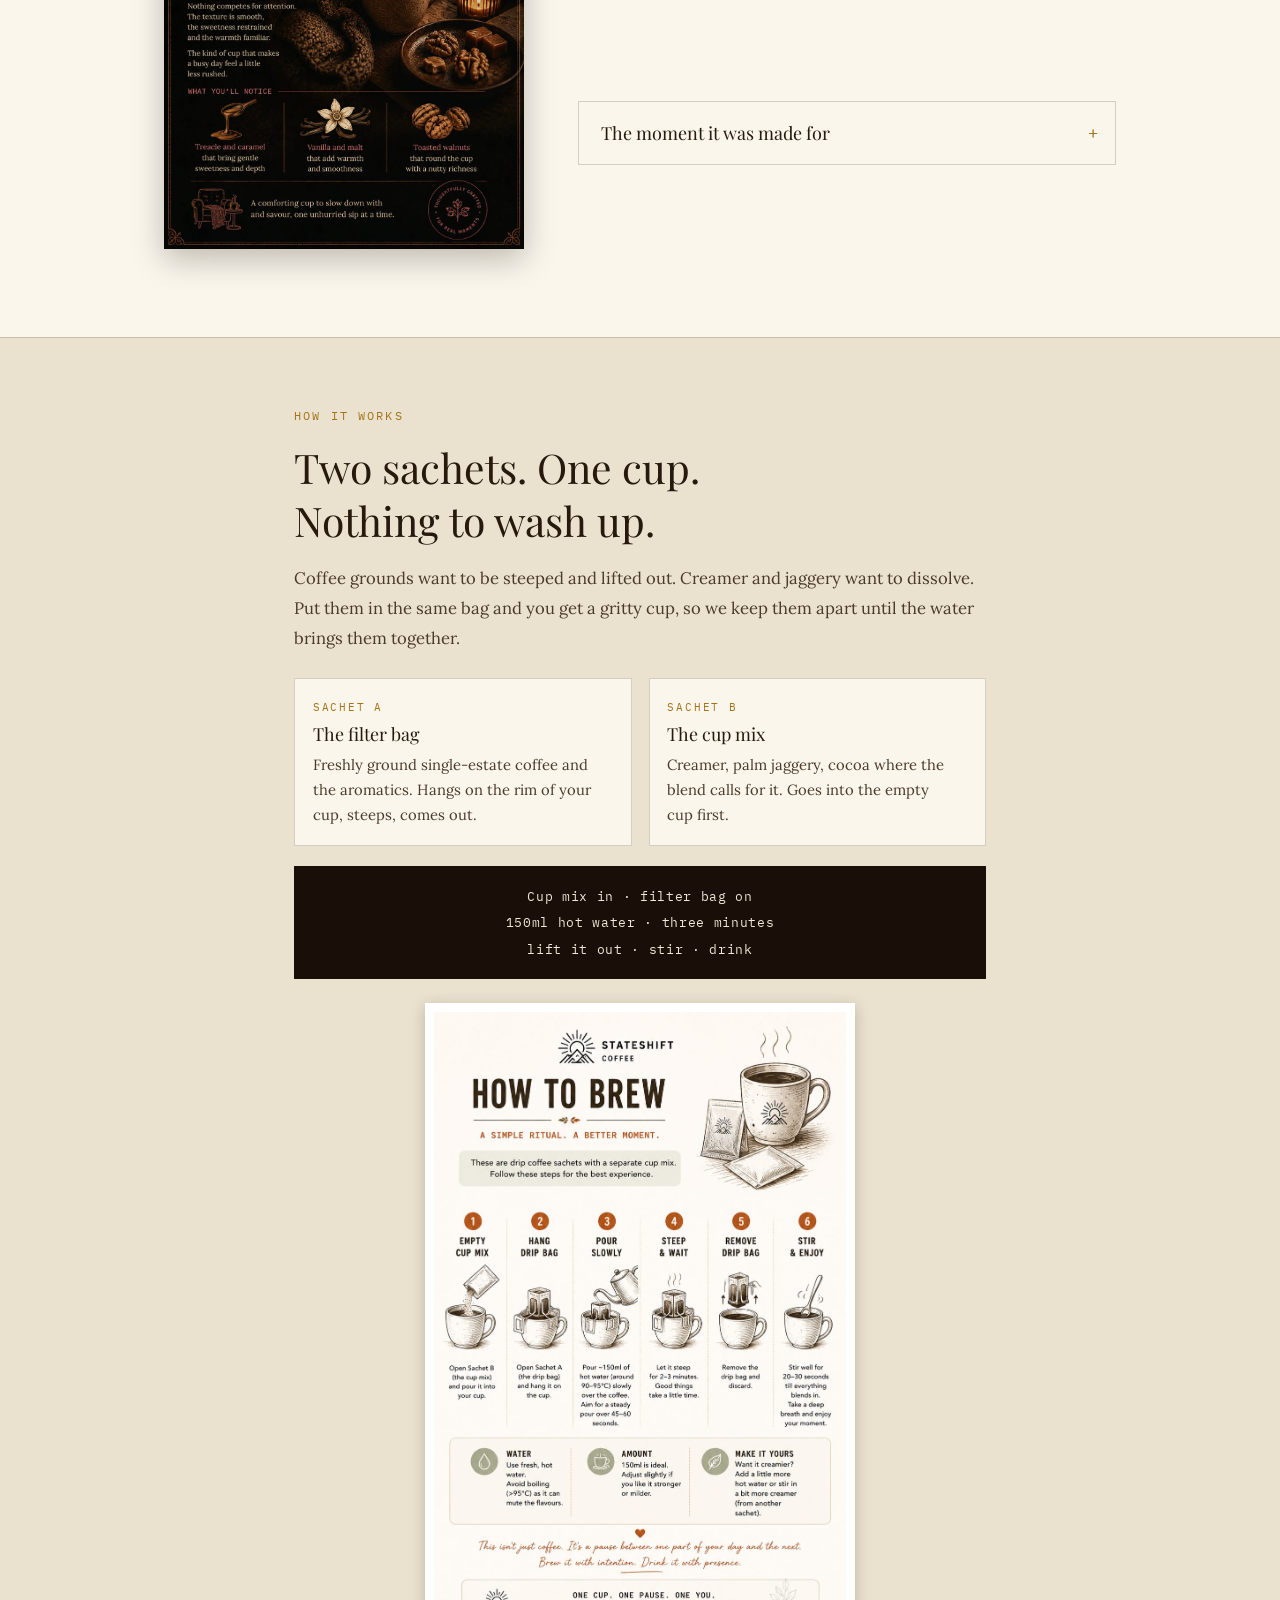
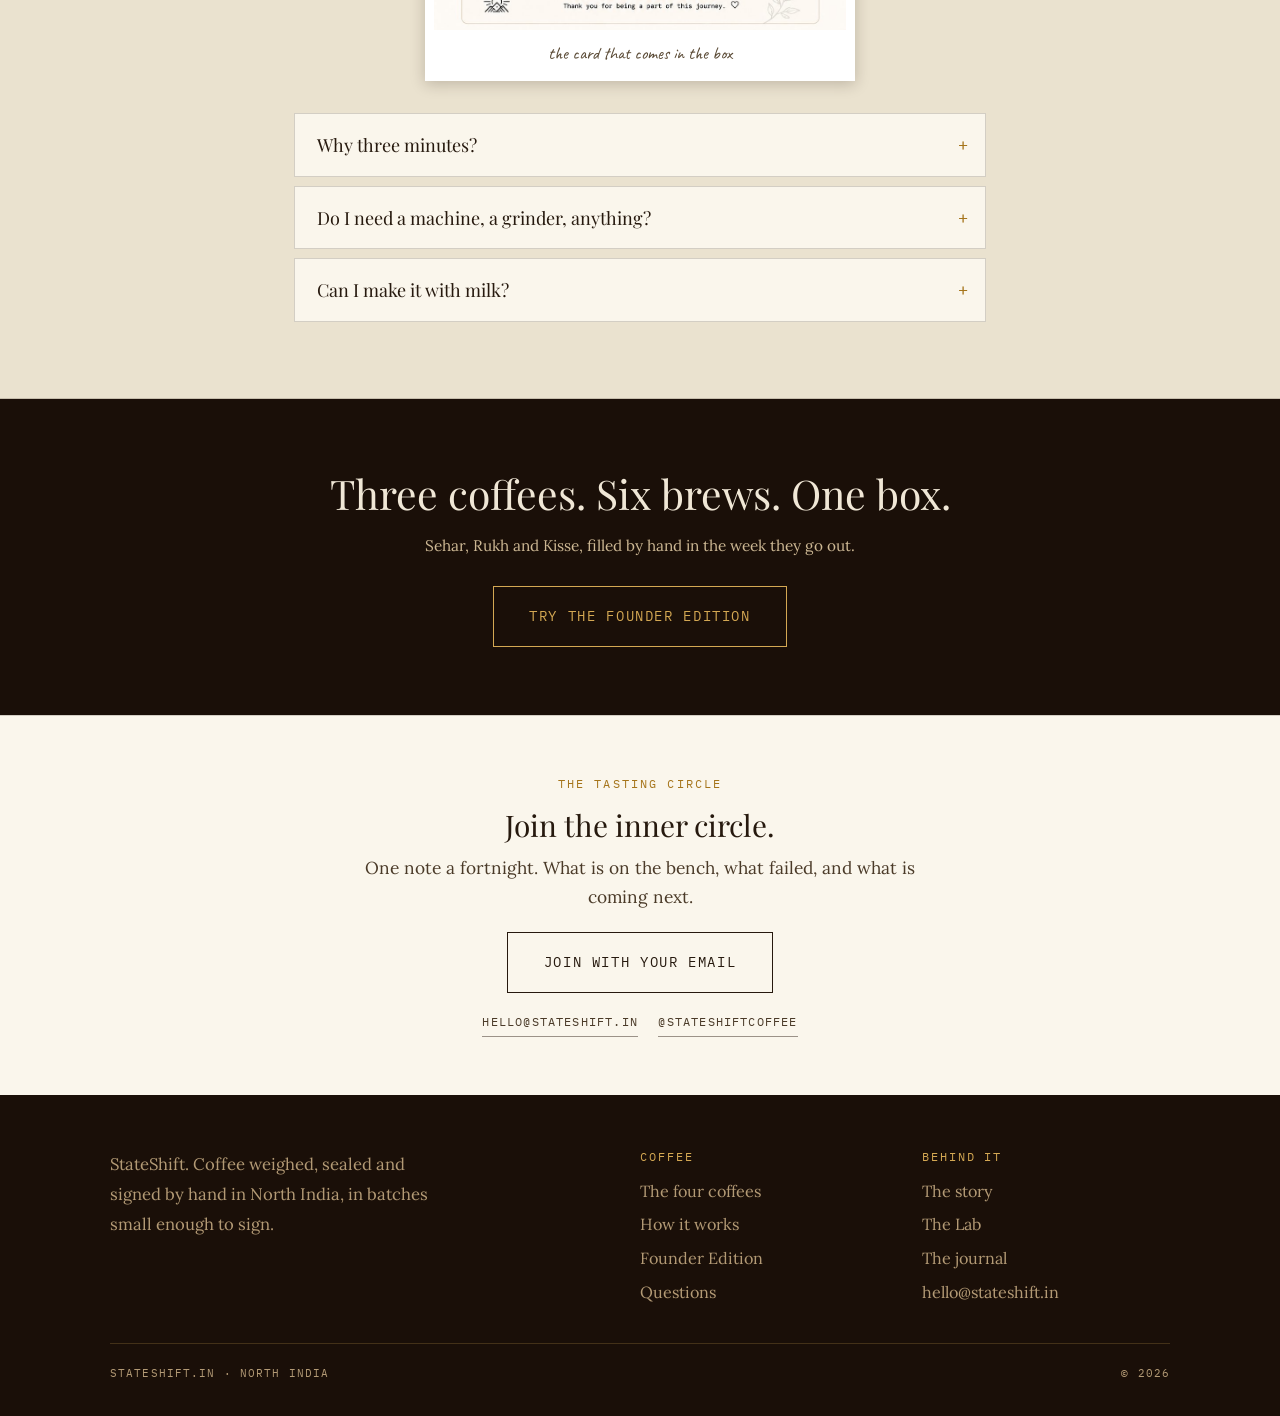
<file: collection.html>
<!DOCTYPE html>
<html lang="en">
<head>
<meta charset="UTF-8">
<meta name="viewport" content="width=device-width, initial-scale=1.0">
<title>Four coffees. Four ways to interrupt autopilot. StateShift.</title>
<meta name="description" content="A coffee can tell you where it grew. It cannot tell you what to do with the next twenty minutes. These four begin with the hour, not the bean.">
<link rel="preconnect" href="https://fonts.googleapis.com">
<link href="https://fonts.googleapis.com/css2?family=Playfair+Display:ital,wght@0,400;0,600;1,400&family=Caveat:wght@400;600&family=IBM+Plex+Mono:wght@300;400&family=Lora:ital,wght@0,400;0,500;1,400&display=swap" rel="stylesheet">
<style>
/* ===== StateShift stylesheet, inlined. No external CSS file. ===== */

*{margin:0;padding:0;box-sizing:border-box}
:root{
  --paper:#f2ecdd; --paper-deep:#eae2cf; --cream:#faf6ec;
  --ink:#26190e; --ink-soft:#4a3a28; --muted:#6f6350;
  --espresso:#1a0f08; --roast:#2b1a0e; --dark-text:#f0e7d6; --dark-muted:#b39a75;
  --gold:#a5741a; --amber:#d4a853; --forest:#33472f;
  --line:rgba(38,25,14,.18); --line-strong:rgba(38,25,14,.45); --line-dark:rgba(212,168,83,.22);
}
html{font-size:16px;scroll-behavior:smooth;scroll-padding-top:110px}
/* One site, two comfortable reading sizes. The mobile tuning is
   preserved; desktop lifts as a whole rather than being starved. */
@media(min-width:1024px){html{font-size:17px}}
@media(min-width:1440px){html{font-size:18px}}
body{font-family:'Lora',Georgia,serif;background:var(--paper);color:var(--ink);
  font-size:.93rem;line-height:1.72;min-height:100vh}
p{text-wrap:pretty}            /* no more one-word last lines */
h1,h2,h3,h4{font-family:'Playfair Display',serif;font-weight:400;line-height:1.22;color:var(--ink)}
h1,h2{text-wrap:balance}
em{font-style:italic}
a{color:inherit}
img{max-width:100%;display:block}
.center{text-align:center}

/* ---------- HEADER · the brand mark is the one thing that grew ---------- */
.site-header{
  position:sticky;top:0;z-index:200;
  background:rgba(242,236,221,.97);backdrop-filter:blur(8px);
  border-bottom:1px solid var(--line);padding:.8rem 2rem;
  display:flex;align-items:center;justify-content:space-between;gap:1rem;flex-wrap:wrap;
  transition:padding .25s;
}
.site-logo{font-family:'Playfair Display',serif;font-size:1.6rem;color:var(--ink);text-decoration:none;line-height:1.1}
.site-logo span{color:var(--gold);font-style:italic}
.site-logo small{display:block;font-family:'IBM Plex Mono',monospace;font-size:.68rem;
  letter-spacing:.26em;text-transform:uppercase;color:var(--muted);margin-top:.35rem;transition:all .2s}
.site-nav{display:flex;gap:.9rem;align-items:center;flex-wrap:wrap}
.site-nav a{font-family:'IBM Plex Mono',monospace;font-size:.76rem;letter-spacing:.08em;
  text-transform:uppercase;color:var(--ink-soft);text-decoration:none;
  padding:.3rem .1rem;border-bottom:2px solid transparent;transition:all .2s;white-space:nowrap}
.site-nav a:hover{color:var(--gold)}
.site-nav a.active{color:var(--gold);border-bottom-color:var(--gold)}
.site-nav a.sell{background:var(--gold);color:#fff;border:1px solid var(--gold);
  border-bottom:1px solid var(--gold);padding:.42rem .95rem;letter-spacing:.1em}
.site-nav a.sell:hover,.site-nav a.sell.active{background:var(--espresso);border-color:var(--espresso);color:var(--amber)}
.site-header.scrolled{padding:.45rem 2rem}
.site-header.scrolled .site-logo{font-size:1.3rem}
.site-header.scrolled .site-logo small{opacity:0;max-height:0;margin:0;overflow:hidden}

/* ---------- TYPE ---------- */
.eyebrow{font-family:'IBM Plex Mono',monospace;font-size:clamp(.7rem,.9vw,.8rem);letter-spacing:.18em;
  text-transform:uppercase;color:var(--gold);display:block;margin-bottom:.85rem}
.lead{font-size:clamp(.92rem,1.5vw,1.15rem);color:var(--ink-soft);line-height:1.75}
.margin-note{font-family:'Caveat',cursive;font-size:1.12rem;color:var(--gold);display:inline-block}
.qlink{font-family:'Playfair Display',serif;font-style:italic;color:var(--gold);
  text-decoration:none;border-bottom:1px solid rgba(165,116,26,.4);transition:all .2s}
.qlink:hover{color:var(--ink);border-color:var(--ink)}

/* ---------- BUTTONS ---------- */
.btn{display:inline-block;font-family:'IBM Plex Mono',monospace;font-size:.76rem;
  letter-spacing:.12em;text-transform:uppercase;text-decoration:none;padding:.9rem 1.7rem;
  border:1px solid var(--ink);color:var(--ink);transition:all .25s;background:transparent}
.btn:hover{background:var(--ink);color:var(--amber)}
.btn.gold{background:var(--gold);border-color:var(--gold);color:#fff}
.btn.gold:hover{background:var(--espresso);border-color:var(--espresso);color:var(--amber)}
.btn.on-dark{border-color:var(--amber);color:var(--amber)}
.btn.on-dark:hover{background:var(--amber);color:var(--espresso)}
.doors{display:grid;grid-template-columns:1fr 1fr;gap:.8rem;margin-top:1.5rem}
@media(max-width:480px){.doors{grid-template-columns:1fr}}
.doors .btn{text-align:center;padding:1.05rem 1rem}

/* ---------- DISCLOSURE ---------- */
.disclose{border:1px solid var(--line);background:var(--cream);margin-bottom:.5rem}
.disclose > summary{cursor:pointer;list-style:none;position:relative;
  padding:.8rem 2.4rem .8rem 1rem;
  font-family:'Playfair Display',serif;font-size:.94rem;line-height:1.45;
  color:var(--ink);transition:color .2s}
.disclose > summary::-webkit-details-marker{display:none}
.disclose > summary::marker{content:''}
.disclose > summary:hover{color:var(--gold)}
.disclose > summary::after{content:'+';position:absolute;right:1rem;top:50%;transform:translateY(-50%);
  font-family:'IBM Plex Mono',monospace;font-size:1rem;color:var(--gold)}
.disclose[open] > summary::after{content:'\2212'}
.disclose[open] > summary{border-bottom:1px solid var(--line);color:var(--gold)}
.disclose .body{padding:.85rem 1rem 1rem;background:var(--paper)}
.disclose .body p{color:var(--ink-soft);font-size:.88rem;line-height:1.75;margin:0}
.disclose .body p + p{margin-top:.7rem}
.disclose .body a{color:var(--gold)}
.disclose .body .margin-note{color:var(--gold)}

/* ---------- SWIPE RAIL ---------- */
.rail{display:flex;flex-direction:row;flex-wrap:nowrap;gap:1rem;
  overflow-x:auto;overflow-y:hidden;scroll-snap-type:x mandatory;
  -webkit-overflow-scrolling:touch;scrollbar-width:none;
  padding:.4rem 1.3rem 1.1rem;scroll-padding-left:1.3rem;max-width:1140px;margin:0 auto}
.rail::-webkit-scrollbar{display:none}
.rail > *{flex:0 0 76%;max-width:320px;scroll-snap-align:start}
@media(min-width:861px){
  .rail{padding:.4rem 2rem 1.4rem;scroll-padding-left:2rem}
  .rail > *{flex:0 0 calc(25% - .75rem);max-width:none}
}
.rail-dots{display:flex;justify-content:center;gap:.5rem;margin-top:.35rem}
.rail-dots button{width:7px;height:7px;padding:0;border-radius:50%;border:none;cursor:pointer;
  background:var(--line);transition:all .25s}
.rail-dots button[aria-current="true"]{background:var(--gold);transform:scale(1.4)}
@media(min-width:861px){.rail-dots{display:none}}

/* ---------- FIGURES ---------- */
.print{background:#fff;padding:9px 9px 12px;box-shadow:0 3px 14px rgba(38,25,14,.22)}
.print figcaption{font-family:'Caveat',cursive;font-size:1.05rem;color:#5a4a35;padding-top:.5rem;text-align:center}
figure.frame{margin:0}
figure.frame img{width:100%;display:block;box-shadow:0 10px 30px rgba(38,25,14,.18)}
figure.frame figcaption{font-family:'IBM Plex Mono',monospace;font-size:.68rem;letter-spacing:.14em;
  text-transform:uppercase;color:var(--muted);padding-top:.7rem}

/* ---------- NOTEBOOK ---------- */
.notebook{background:var(--cream);border:1px solid var(--line);border-left:3px solid var(--gold);
  padding:1.1rem 1.2rem;margin:1.5rem 0}
.notebook .nb-label{font-family:'IBM Plex Mono',monospace;font-size:.68rem;letter-spacing:.16em;
  text-transform:uppercase;color:var(--muted);display:block;margin-bottom:.45rem}
.notebook .nb-line{font-family:'Caveat',cursive;font-size:1.28rem;line-height:1.5;color:var(--ink-soft)}

/* ---------- TASTING CIRCLE ---------- */
.contact-close{border-top:1px solid var(--line);background:var(--cream);padding:2.2rem 1.3rem;text-align:center}
.contact-close .eyebrow{font-size:.7rem;margin-bottom:.6rem}
.contact-close h2{font-size:clamp(1.18rem,3vw,1.45rem);line-height:1.35;margin-bottom:.55rem}
.contact-close .cc-line{color:var(--ink-soft);max-width:440px;margin:0 auto 1.2rem;font-size:.88rem;line-height:1.65}
.cc-links{display:flex;gap:1.2rem;justify-content:center;flex-wrap:wrap;margin-top:1.1rem}
.cc-links a{font-family:'IBM Plex Mono',monospace;font-size:.7rem;letter-spacing:.1em;
  text-transform:uppercase;color:var(--ink-soft);text-decoration:none;
  border-bottom:1px solid var(--line-strong);padding-bottom:.25rem;transition:all .2s}
.cc-links a:hover{color:var(--gold);border-color:var(--gold)}

/* ---------- FOOTER ---------- */
.site-footer{background:var(--espresso);color:var(--dark-muted);padding:2.4rem 2rem 1.6rem}
.footer-grid{max-width:1060px;margin:0 auto;display:grid;grid-template-columns:2fr 1fr 1fr;gap:2rem}
.site-footer h4{font-family:'IBM Plex Mono',monospace;font-size:.7rem;font-weight:400;
  letter-spacing:.16em;text-transform:uppercase;color:var(--amber);margin-bottom:.8rem}
.site-footer a{color:var(--dark-muted);text-decoration:none;transition:color .2s}
.site-footer a:hover{color:var(--amber)}
.footer-links{list-style:none}
.footer-links li{margin-bottom:.35rem;font-size:.82rem}
.footer-base{max-width:1060px;margin:1.8rem auto 0;padding-top:1.1rem;border-top:1px solid var(--line-dark);
  display:flex;justify-content:space-between;flex-wrap:wrap;gap:.6rem;
  font-family:'IBM Plex Mono',monospace;font-size:.66rem;letter-spacing:.1em;text-transform:uppercase}

/* ---------- RESPONSIVE ---------- */
/* ---------- DESKTOP ---------- */
@media(min-width:1024px){
  .site-header{padding:1rem 2.6rem}
  .site-logo{font-size:1.75rem}
  .site-logo small{font-size:.7rem}
  .site-nav{gap:1.4rem}
  .site-nav a{font-size:.8rem}
  .btn{font-size:.8rem;padding:1.05rem 2.1rem}
  .disclose > summary{font-size:1.06rem;padding:1.05rem 3rem 1.05rem 1.3rem}
  .disclose .body p{font-size:1rem}
  .disclose .body{padding:1.1rem 1.3rem 1.3rem}
  .contact-close{padding:3.4rem 2rem}
  .contact-close h2{font-size:1.75rem}
  .contact-close .cc-line{font-size:1.02rem;max-width:560px}
  .site-footer{padding:3.2rem 2.6rem 2rem}
  .footer-links li{font-size:.95rem}
  .notebook{padding:1.4rem 1.6rem}
  .notebook .nb-line{font-size:1.5rem}
}

@media(max-width:860px){
  .footer-grid{grid-template-columns:1fr 1fr;gap:1.3rem 1.2rem}
  .footer-grid > *:first-child{grid-column:1 / -1}
  .site-footer{padding:2rem 1.3rem 1.5rem}
}
@media(max-width:760px){
  html{scroll-padding-top:95px}
  .site-header{flex-direction:column;align-items:center;gap:.5rem;padding:.65rem 1rem}
  .site-logo{text-align:center;font-size:1.42rem}
  .site-logo small{font-size:.6rem;letter-spacing:.22em;margin-top:.24rem}
  .site-nav{width:100%;justify-content:space-between;gap:.2rem}
  .site-nav a{font-size:.68rem;letter-spacing:.02em;padding:.3rem .1rem}
  .site-nav a.sell{padding:.38rem .72rem;letter-spacing:.05em}
  .site-header.scrolled{padding:.4rem 1rem;gap:.3rem}
  .site-header.scrolled .site-logo{font-size:1.15rem}
  .eyebrow{font-size:.66rem}
}
@media(max-width:400px){
  .site-nav a{font-size:.63rem;padding:.3rem 0}
  .site-nav a.sell{padding:.36rem .55rem}
}

/* ===== page-specific ===== */

.c-hero{padding:2.2rem 1.3rem 1.8rem;text-align:center;max-width:560px;margin:0 auto}
@media(min-width:900px){.c-hero{max-width:780px;padding:4.4rem 2rem 3rem}}
@media(min-width:761px){.c-hero{padding:3.2rem 2rem 2.2rem}}
.c-hero h1{font-size:clamp(1.35rem,4.2vw,3.2rem);line-height:1.24;margin-bottom:1.1rem}
.c-hero h1 em{color:var(--gold)}
.c-hero p{font-size:clamp(.92rem,1.4vw,1.18rem);line-height:1.8;color:var(--ink-soft);margin-bottom:.9rem}
.c-hero p:last-of-type{margin-bottom:1.5rem}
.c-hero p em{color:var(--ink);font-style:italic}

.sku{padding:2.2rem 0}
@media(min-width:761px){.sku{padding:3rem 0}}
.sku-in{max-width:560px;margin:0 auto;padding:0 1.3rem}
/* poster left, notes right. This is where the desktop whitespace was. */
@media(min-width:900px){
  .sku{padding:4rem 0}
  .sku-in{max-width:1020px;padding:0 2rem;
    display:grid;grid-template-columns:360px 1fr;
    grid-template-areas:"head head" "art notes" "art more";
    column-gap:3.2rem;align-items:start}
  .sku-head{grid-area:head;margin-bottom:1.6rem}
  .art{grid-area:art;margin-bottom:0;position:sticky;top:120px}
  .tnotes{grid-area:notes;margin-bottom:1.4rem}
  .sku-in > .disclose{grid-area:more;align-self:start}
}
.sku-head{display:flex;align-items:center;gap:.6rem;flex-wrap:wrap;margin-bottom:1rem}
.sku-head h2{font-size:clamp(1.4rem,4.6vw,3rem);letter-spacing:.03em;line-height:1}
.sku-head .mean{font-family:'Caveat',cursive;font-size:clamp(1.1rem,1.6vw,1.5rem);color:var(--gold)}
.shift{display:inline-block;background:var(--espresso);color:var(--amber);
  font-family:'IBM Plex Mono',monospace;font-size:clamp(.63rem,.85vw,.78rem);letter-spacing:.1em;
  text-transform:uppercase;padding:.32rem .65rem;margin-left:auto}
.art{width:100%;display:block;box-shadow:0 10px 30px rgba(20,10,4,.26);margin-bottom:1.2rem}
.tnotes{margin-bottom:1.2rem}
.tn{display:grid;grid-template-columns:1fr;gap:.12rem;padding:.62rem 0;border-bottom:1px dashed var(--line)}
@media(min-width:601px){.tn{grid-template-columns:125px 1fr;gap:1rem}}
.tn:first-child{border-top:1px dashed var(--line)}
.tn b{font-family:'IBM Plex Mono',monospace;font-weight:400;font-size:clamp(.67rem,.9vw,.8rem);
  letter-spacing:.12em;text-transform:uppercase;color:var(--gold);padding-top:.22rem}
.tn span{font-size:clamp(.89rem,1.2vw,1.06rem);line-height:1.7;color:var(--ink-soft)}

.how{background:var(--paper-deep);border-top:1px solid var(--line);border-bottom:1px solid var(--line);padding:2.4rem 0}
.how-in{max-width:580px;margin:0 auto;padding:0 1.3rem}
@media(min-width:900px){.how{padding:4rem 0}.how-in{max-width:760px;padding:0 2rem}}
.how h2{font-size:clamp(1.25rem,3.2vw,2.4rem);margin-bottom:1rem;line-height:1.3}
.how > .how-in > p{font-size:clamp(.92rem,1.3vw,1.12rem);line-height:1.8;color:var(--ink-soft);margin-bottom:1.4rem}
.two{display:grid;grid-template-columns:1fr;gap:.8rem;margin-bottom:1.2rem}
@media(min-width:601px){.two{grid-template-columns:1fr 1fr;gap:1rem}}
.sachet{border:1px solid var(--line);background:var(--cream);padding:1.05rem}
.sachet .tag{font-family:'IBM Plex Mono',monospace;font-size:.66rem;letter-spacing:.16em;
  text-transform:uppercase;color:var(--gold);display:block;margin-bottom:.4rem}
.sachet h3{font-size:clamp(1rem,1.4vw,1.25rem);margin-bottom:.4rem}
.sachet p{font-size:clamp(.87rem,1.15vw,1.02rem);line-height:1.7;color:var(--ink-soft);margin:0}
.recipe{font-family:'IBM Plex Mono',monospace;font-size:clamp(.78rem,1.05vw,.95rem);letter-spacing:.05em;
  background:var(--espresso);color:var(--dark-text);padding:1rem;text-align:center;
  line-height:1.95;margin-bottom:1.4rem}
.card-fig{max-width:350px;margin:0 auto}
@media(min-width:900px){.card-fig{max-width:430px}}
.c-close{background:var(--espresso);color:var(--dark-text);text-align:center;padding:2.4rem 1.3rem}
@media(min-width:900px){.c-close{padding:4rem 2rem}}
.c-close h2{color:var(--dark-text);font-size:clamp(1.25rem,3.2vw,2.4rem);margin-bottom:.75rem;line-height:1.3}
.c-close p{color:#cdb894;margin-bottom:1.6rem;line-height:1.7;font-size:clamp(.88rem,1.2vw,1.08rem)}

</style>
</head>
<body>

<header class="site-header">
  <a href="index.html" class="site-logo">State<span>Shift</span><small>Pause &middot; Notice &middot; Shift</small></a>
  <nav class="site-nav">
    <a href="index.html">Home</a>
    <a href="collection.html" class="active">Coffee</a>
    <a href="story.html">Story</a>
    <a href="states.html">Lab</a>
    <a href="sampler.html" class="sell">Try It</a>
  </nav>
</header>

<section class="c-hero">
  <h1>Four coffees.<br>Four ways to <em>interrupt autopilot</em>.</h1>
  <p>A good coffee will tell you where it grew, how high it sat, and how long it was roasted. All of it true, and none of it about the hour you are actually standing in.</p>
  <p>These four were built from the other end. Each one begins with a moment of the day, and with what that moment tends to do to a person.</p>
  <a class="btn gold" href="sampler.html">Try the Founder Edition</a>
</section>

<section class="sku" id="sehar">
  <div class="sku-in">
    <div class="sku-head"><h2>SEHAR</h2><span class="mean">dawn</span><span class="shift">Foggy &rarr; Clear</span></div>
    <img class="art" src="assets/posters/sehar-card.jpg" alt="SEHAR" loading="lazy">
    <div class="tnotes">
      <div class="tn"><b>On the nose</b><span>Bergamot. Crisp citrus that cuts through morning fog.</span></div>
      <div class="tn"><b>In the cup</b><span>Orange peel. Sweet, sunlit citrus that lingers through the finish.</span></div>
      <div class="tn"><b>The finish</b><span>Milk chocolate and lemon candy, against a lively acidity.</span></div>
      <div class="tn"><b>Body</b><span>Light. Nothing heavy on an empty stomach.</span></div>
    </div>
    <details class="disclose">
      <summary>The moment it was made for</summary>
      <div class="body"><p>The day has not decided what it will be yet. Neither have you. Sehar is for that window, before the noise and before the phone.</p><p class="margin-note" style="margin-top:.8rem">the citrus is ours. oranges, a peeler, an oven, one very fragrant weekend</p></div>
    </details>
  </div>
</section>
<section class="sku" id="rukh" style="background:var(--cream);border-top:1px solid var(--line);border-bottom:1px solid var(--line)">
  <div class="sku-in">
    <div class="sku-head"><h2>RUKH</h2><span class="mean">direction</span><span class="shift">Scattered &rarr; Grounded</span></div>
    <img class="art" src="assets/posters/rukh-card.jpg" alt="RUKH" loading="lazy">
    <div class="tnotes">
      <div class="tn"><b>On the nose</b><span>Cardamom. It arrives before the coffee does.</span></div>
      <div class="tn"><b>In the cup</b><span>Dark chocolate and toasted almonds, in layers.</span></div>
      <div class="tn"><b>The finish</b><span>Ripe berries, rounded by palm jaggery. Smooth, not sweet.</span></div>
      <div class="tn"><b>Body</b><span>Medium. Survives milk without disappearing into it.</span></div>
    </div>
    <details class="disclose">
      <summary>The moment it was made for</summary>
      <div class="body"><p>Somewhere before noon the day scatters. Eleven tabs, three unfinished thoughts. Rukh is the still point you move from.</p><p class="margin-note" style="margin-top:.8rem">"light, nice, the cardamom complementing. lock it." the cup that ended the search</p></div>
    </details>
  </div>
</section>
<section class="sku" id="kisse">
  <div class="sku-in">
    <div class="sku-head"><h2>KISSE</h2><span class="mean">stories</span><span class="shift">Restless &rarr; Unhurried</span></div>
    <img class="art" src="assets/posters/kisse-card.jpg" alt="KISSE" loading="lazy">
    <div class="tnotes">
      <div class="tn"><b>On the nose</b><span>Something close to a fine spirit. Testers keep trying to name it and cannot.</span></div>
      <div class="tn"><b>In the cup</b><span>Dark chocolate leading, roasted nuts and deep single-estate coffee behind it.</span></div>
      <div class="tn"><b>The finish</b><span>A warm spice that settles in the throat and stays.</span></div>
      <div class="tn"><b>Body</b><span>Full. Made to be shared, made to last a conversation.</span></div>
    </div>
    <details class="disclose">
      <summary>The moment it was made for</summary>
      <div class="body"><p>Some conversations only begin after the day has ended. Kisse is for those, the ones that stretch past midnight.</p><p class="margin-note" style="margin-top:.8rem">"whiskey and dark chocolate." the first words ever said about Kisse</p></div>
    </details>
  </div>
</section>
<section class="sku" id="lamhe" style="background:var(--cream);border-top:1px solid var(--line)">
  <div class="sku-in">
    <div class="sku-head"><h2>LAMHE</h2><span class="mean">moments</span><span class="shift">Depleted &rarr; Restored</span></div>
    <!-- REGENERATE: card still shows vanilla, malt and walnuts. -->
    <img class="art" src="assets/posters/lamhe-card.jpg" alt="LAMHE" loading="lazy">
    <div class="tnotes">
      <div class="tn"><b>On the nose</b><span>Cocoa and a soft cinnamon warmth.</span></div>
      <div class="tn"><b>In the cup</b><span>Coffee-led comfort. The cacao rounds it, never turns it into hot chocolate.</span></div>
      <div class="tn"><b>The finish</b><span>Restrained. Sweet enough to soften, not enough to cloy.</span></div>
      <div class="tn"><b>Body</b><span>Velvety. Roasted hazelnut is the last question we are still asking.</span></div>
    </div>
    <details class="disclose">
      <summary>The moment it was made for</summary>
      <div class="body"><p>There is an hour that belongs to no one else. A blanket, a book, rain if you are lucky. Lamhe sits inside it with you.</p><p class="margin-note" style="margin-top:.8rem">still on the bench. hazelnut is the last question</p></div>
    </details>
  </div>
</section>

<section class="how" id="how">
  <div class="how-in">
    <span class="eyebrow">How it works</span>
    <h2>Two sachets. One cup. Nothing to wash up.</h2>
    <p>Coffee grounds want to be steeped and lifted out. Creamer and jaggery want to dissolve. Put them in the same bag and you get a gritty cup, so we keep them apart until the water brings them together.</p>
    <div class="two">
      <div class="sachet"><span class="tag">Sachet A</span><h3>The filter bag</h3>
        <p>Freshly ground single-estate coffee and the aromatics. Hangs on the rim of your cup, steeps, comes out.</p></div>
      <div class="sachet"><span class="tag">Sachet B</span><h3>The cup mix</h3>
        <p>Creamer, palm jaggery, cocoa where the blend calls for it. Goes into the empty cup first.</p></div>
    </div>
    <div class="recipe">Cup mix in &middot; filter bag on<br>150ml hot water &middot; three minutes<br>lift it out &middot; stir &middot; drink</div>
    <figure class="print card-fig">
      <img src="assets/posters/how-to-brew.jpg" alt="The StateShift brew card" loading="lazy">
      <figcaption>the card that comes in the box</figcaption>
    </figure>
    <div style="margin-top:1.9rem">
      <details class="disclose"><summary>Why three minutes?</summary>
        <div class="body"><p>Because that is how long the aroma takes to arrive. Pull the bag out at ninety seconds and you get coffee. Leave it the full three and you get the thing we built.</p></div></details>
      <details class="disclose"><summary>Do I need a machine, a grinder, anything?</summary>
        <div class="body"><p>A cup and hot water. That is the entire equipment list. Everything that needed grinding was ground by hand, that morning, before it was sealed.</p></div></details>
      <details class="disclose"><summary>Can I make it with milk?</summary>
        <div class="body"><p>Water first, always. Milk mutes the aroma, and the aroma is most of the point. If you want it softer, add a splash of hot milk after the filter bag comes out.</p></div></details>
    </div>
  </div>
</section>

<section class="c-close">
  <h2>Three coffees. Six brews. One box.</h2>
  <p>Sehar, Rukh and Kisse, filled by hand in the week they go out.</p>
  <a class="btn on-dark" href="sampler.html">Try the Founder Edition</a>
</section>

<section class="contact-close">
  <span class="eyebrow">The Tasting Circle</span>
  <h2>Join the inner circle.</h2>
  <p class="cc-line">One note a fortnight. What is on the bench, what failed, and what is coming next.</p>
  <a class="btn" href="mailto:hello@stateshift.in?subject=Tasting%20Circle&body=Add%20me%20to%20the%20list.">Join with your email</a>
  <div class="cc-links">
    <a href="mailto:hello@stateshift.in">hello@stateshift.in</a>
    <a href="https://instagram.com/stateshiftcoffee" target="_blank" rel="noopener">@stateshiftcoffee</a>
  </div>
</section>

<footer class="site-footer">
  <div class="footer-grid">
    <div>
      <p style="font-size:.98rem;line-height:1.8;max-width:340px">StateShift. Coffee weighed, sealed and signed by hand in North India, in batches small enough to sign.</p>
    </div>
    <div>
      <h4>Coffee</h4>
      <ul class="footer-links">
        <li><a href="collection.html">The four coffees</a></li>
        <li><a href="collection.html#how">How it works</a></li>
        <li><a href="sampler.html">Founder Edition</a></li>
        <li><a href="sampler.html#faq">Questions</a></li>
      </ul>
    </div>
    <div>
      <h4>Behind it</h4>
      <ul class="footer-links">
        <li><a href="story.html">The story</a></li>
        <li><a href="states.html">The Lab</a></li>
        <li><a href="journal.html">The journal</a></li>
        <li><a href="mailto:hello@stateshift.in">hello@stateshift.in</a></li>
      </ul>
    </div>
  </div>
  <div class="footer-base">
    <span>stateshift.in &middot; North India</span>
    <span>&#169; 2026</span>
  </div>
</footer>

<script>
/* The bar shrinks to a slim strip once you start reading. */
(function(){
  var h = document.querySelector('.site-header');
  if(!h) return;
  function s(){ h.classList.toggle('scrolled', window.scrollY > 40); }
  window.addEventListener('scroll', s, {passive:true});
  s();
})();
</script>

</body>
</html>
</file>
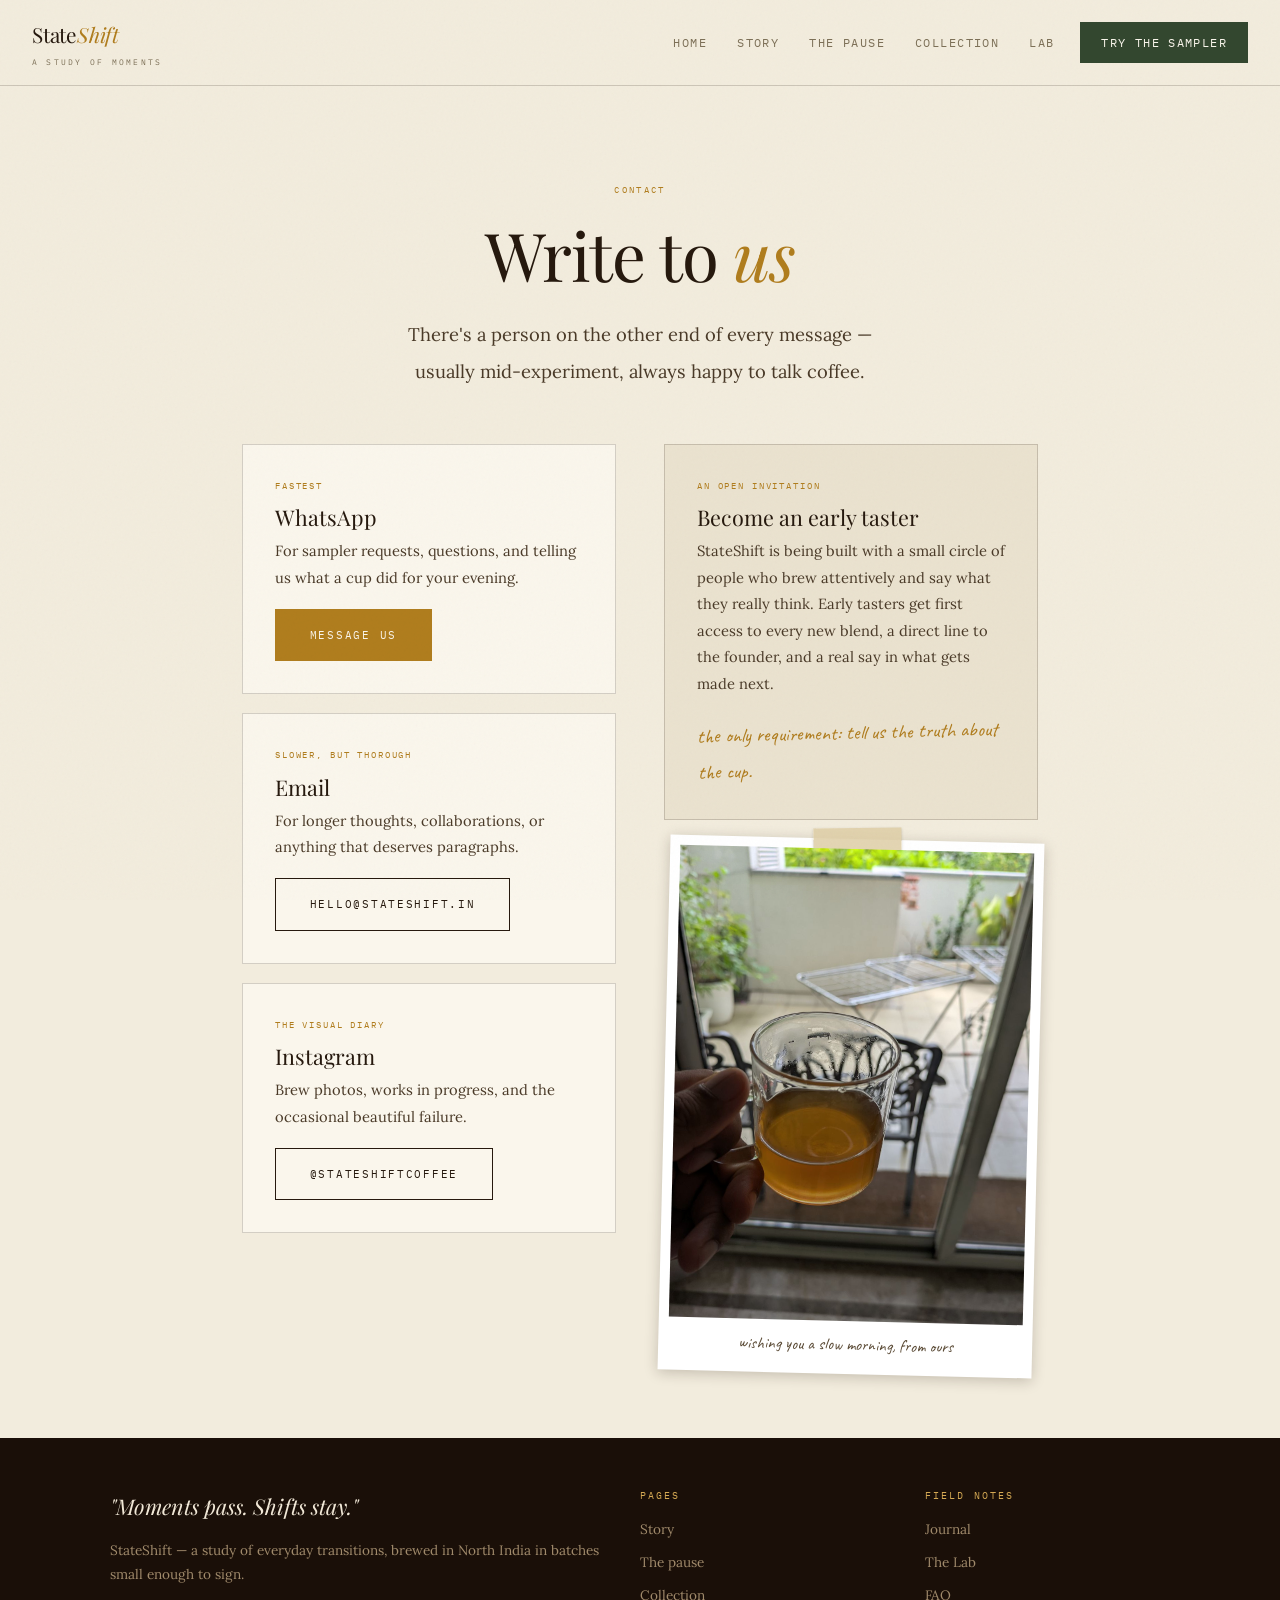
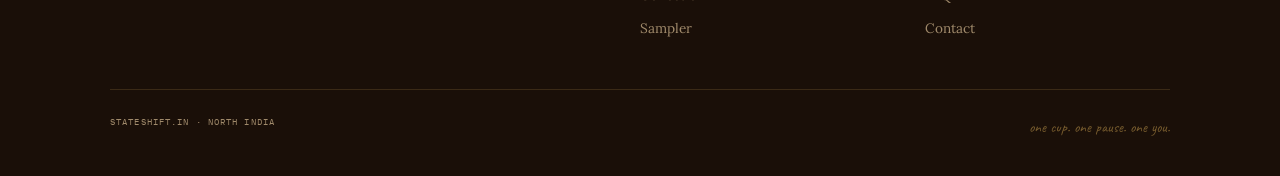
<file: contact.html>
<!DOCTYPE html>
<html lang="en">
<head>
<meta charset="UTF-8">
<meta name="viewport" content="width=device-width, initial-scale=1.0">
<title>Contact — StateShift</title>
<meta name="description" content="Write to StateShift — request a sampler, become an early taster, or just talk about better moments.">
<link rel="preconnect" href="https://fonts.googleapis.com">
<link href="https://fonts.googleapis.com/css2?family=Playfair+Display:ital,wght@0,400;0,600;1,400&family=Caveat:wght@400;600&family=IBM+Plex+Mono:wght@300;400&family=Lora:ital,wght@0,400;0,500;1,400&display=swap" rel="stylesheet">
<link rel="stylesheet" href="assets/site.css">
<style>
.c-hero{padding:6rem 2rem 3.4rem;text-align:center}
.c-grid{max-width:860px;margin:0 auto;padding:0 2rem 4rem;display:grid;grid-template-columns:1fr 1fr;gap:3rem;align-items:start}
@media(max-width:760px){.c-grid{grid-template-columns:1fr}}
.c-card{border:1px solid var(--line);background:var(--cream);padding:2rem;margin-bottom:1.2rem}
.c-card .mono{font-size:.58rem;letter-spacing:.2em;text-transform:uppercase;color:var(--gold);display:block;margin-bottom:.7rem}
.c-card h3{font-size:1.35rem;margin-bottom:.5rem}
.c-card p{font-size:.92rem;color:var(--ink-soft);line-height:1.8;margin-bottom:1.1rem}
.postcard{margin-top:.6rem}
</style>
</head>
<body>

<header class="site-header">
  <a href="index.html" class="site-logo">State<span>Shift</span><small>A study of moments</small></a>
  <nav class="site-nav">
    <a href="index.html">Home</a>
    <a href="story.html">Story</a>
    <a href="ritual.html">The Pause</a>
    <a href="collection.html">Collection</a>
    <a href="states.html">Lab</a>
    <a href="sampler.html" class="cta">Try the Sampler</a>
  </nav>
</header>

<section class="c-hero">
  <span class="eyebrow">Contact</span>
  <h1 class="display">Write to <em>us</em></h1>
  <p class="lead" style="max-width:520px;margin:0 auto">There's a person on the other end of every message — usually mid-experiment, always happy to talk coffee.</p>
</section>

<div class="c-grid">
  <div>
    <div class="c-card">
      <span class="mono">Fastest</span>
      <h3>WhatsApp</h3>
      <p>For sampler requests, questions, and telling us what a cup did for your evening.</p>
      <!-- REPLACE: put your WhatsApp number in international format, e.g. 919876543210 -->
      <a class="btn gold" href="https://wa.me/91XXXXXXXXXX?text=Hi%20Mandhir%2C%20writing%20from%20the%20StateShift%20site%20—">Message us</a>
    </div>
    <div class="c-card">
      <span class="mono">Slower, but thorough</span>
      <h3>Email</h3>
      <p>For longer thoughts, collaborations, or anything that deserves paragraphs.</p>
      <!-- REPLACE: with your brand email when ready -->
      <a class="btn" href="mailto:hello@stateshift.in">hello@stateshift.in</a>
    </div>
    <div class="c-card">
      <span class="mono">The visual diary</span>
      <h3>Instagram</h3>
      <p>Brew photos, works in progress, and the occasional beautiful failure.</p>
      <!-- REPLACE: with your actual Instagram handle -->
      <a class="btn" href="https://instagram.com/stateshiftcoffee" target="_blank" rel="noopener">@stateshiftcoffee</a>
    </div>
  </div>
  <div>
    <div class="c-card" style="background:var(--paper-deep)">
      <span class="mono">An open invitation</span>
      <h3>Become an early taster</h3>
      <p>StateShift is being built with a small circle of people who brew attentively and say what they really think. Early tasters get first access to every new blend, a direct line to the founder, and a real say in what gets made next.</p>
      <p style="margin-bottom:0"><span class="margin-note">the only requirement: tell us the truth about the cup.</span></p>
    </div>
    <figure class="print tilt-r postcard">
      <img src="assets/photos/balcony-cup.jpg" alt="A cup of StateShift coffee in morning light">
      <figcaption>wishing you a slow morning, from ours</figcaption>
    </figure>
  </div>
</div>

<footer class="site-footer">
  <div class="footer-grid">
    <div>
      <div class="footer-word">"Moments pass. Shifts stay."</div>
      <p style="font-size:.85rem;line-height:1.8">StateShift — a study of everyday transitions, brewed in North India in batches small enough to sign.</p>
    </div>
    <div>
      <h4>Pages</h4>
      <ul class="footer-links">
        <li><a href="story.html">Story</a></li>
        <li><a href="ritual.html">The pause</a></li>
        <li><a href="collection.html">Collection</a></li>
        <li><a href="sampler.html">Sampler</a></li>
      </ul>
    </div>
    <div>
      <h4>Field Notes</h4>
      <ul class="footer-links">
        <li><a href="journal.html">Journal</a></li>
        <li><a href="states.html">The Lab</a></li>
        <li><a href="faq.html">FAQ</a></li>
        <li><a href="contact.html">Contact</a></li>
      </ul>
    </div>
  </div>
  <div class="footer-base">
    <span>stateshift.in · North India</span>
    <span class="hand">one cup. one pause. one you.</span>
  </div>
</footer>

</body>
</html>
</file>
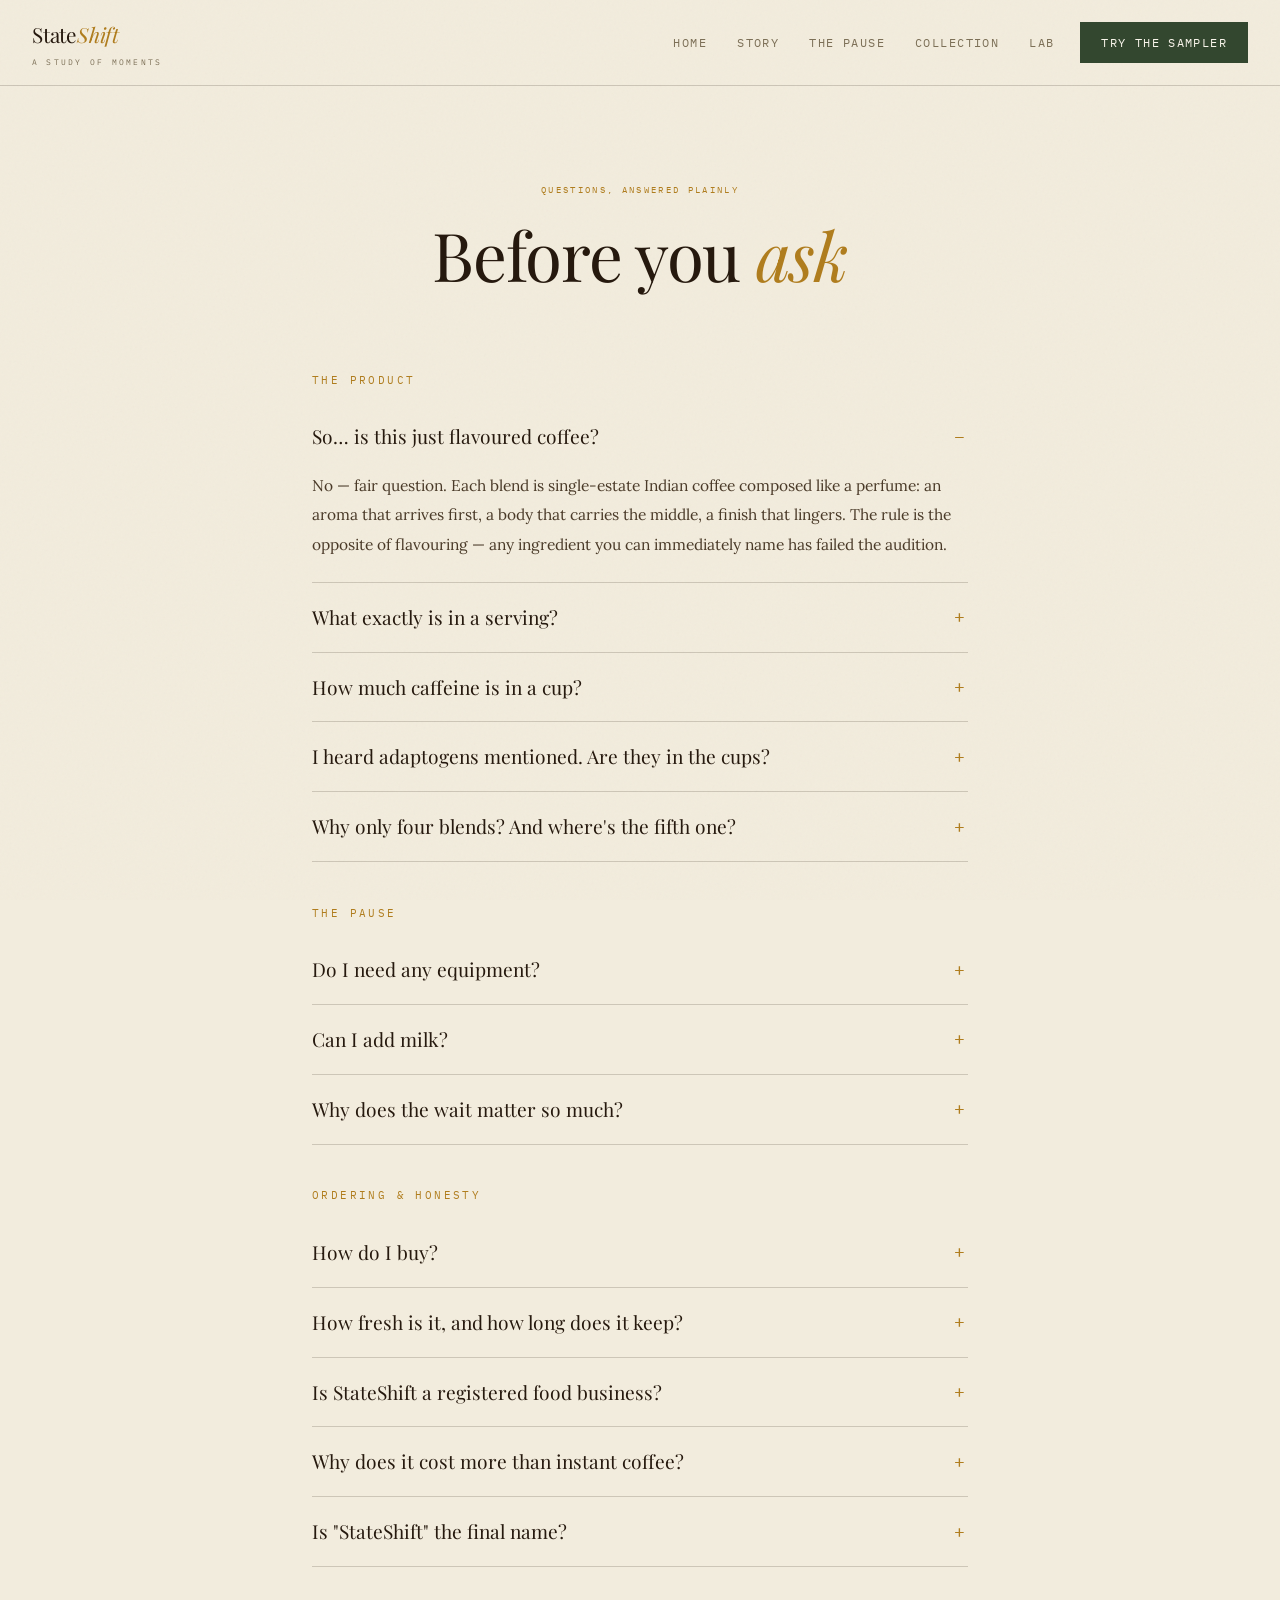
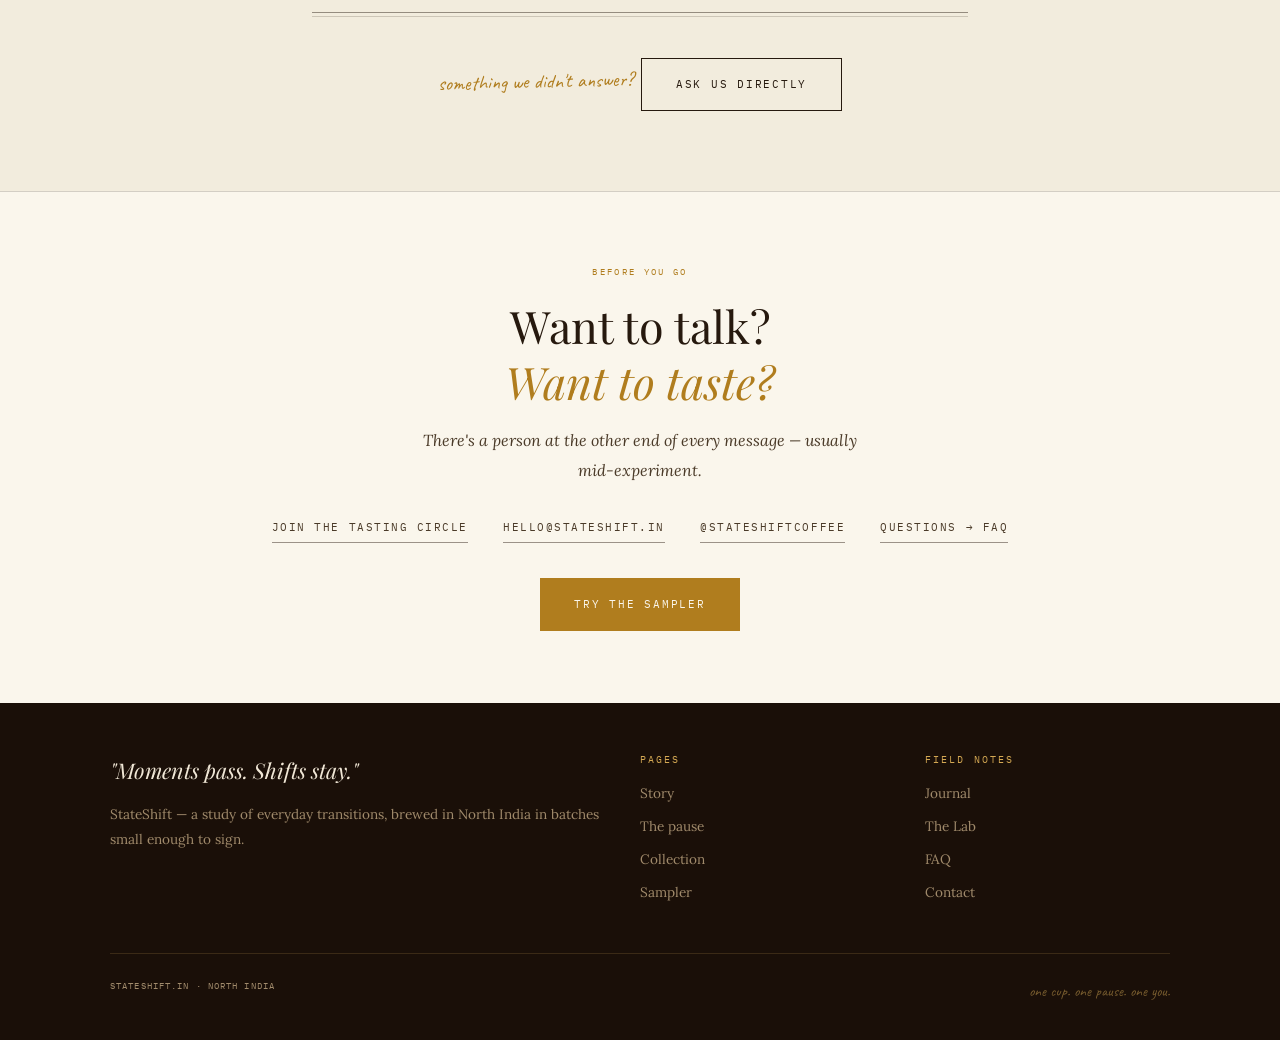
<file: faq.html>
<!DOCTYPE html>
<html lang="en">
<head>
<meta charset="UTF-8">
<meta name="viewport" content="width=device-width, initial-scale=1.0">
<title>FAQ — StateShift</title>
<meta name="description" content="Honest answers about StateShift: what it is, what's in the cup, caffeine, shelf life, price, and how to order.">
<link rel="preconnect" href="https://fonts.googleapis.com">
<link href="https://fonts.googleapis.com/css2?family=Playfair+Display:ital,wght@0,400;0,600;1,400&family=Caveat:wght@400;600&family=IBM+Plex+Mono:wght@300;400&family=Lora:ital,wght@0,400;0,500;1,400&display=swap" rel="stylesheet">
<link rel="stylesheet" href="assets/site.css">
<style>
.f-hero{padding:6rem 2rem 3.6rem;text-align:center}
.faq-wrap{max-width:720px;margin:0 auto;padding:0 2rem 5rem}
.faq-group{margin-bottom:2.8rem}
.faq-group>h2{font-size:1.05rem;font-family:'IBM Plex Mono',monospace;font-weight:400;letter-spacing:.22em;text-transform:uppercase;color:var(--gold);margin-bottom:1rem;font-size:.68rem}
details{border-bottom:1px solid var(--line)}
summary{
  cursor:pointer;list-style:none;padding:1.25rem 2.2rem 1.25rem 0;position:relative;
  font-family:'Playfair Display',serif;font-size:1.2rem;line-height:1.5;
}
summary::-webkit-details-marker{display:none}
summary::after{
  content:'+';position:absolute;right:.2rem;top:50%;transform:translateY(-50%);
  font-family:'IBM Plex Mono',monospace;color:var(--gold);font-size:1.1rem;transition:transform .2s;
}
details[open] summary::after{content:'−'}
details p{padding:0 0 1.4rem;font-size:.97rem;line-height:1.9;color:var(--ink-soft)}
details p+p{margin-top:-.6rem}
</style>
</head>
<body>

<header class="site-header">
  <a href="index.html" class="site-logo">State<span>Shift</span><small>A study of moments</small></a>
  <nav class="site-nav">
    <a href="index.html">Home</a>
    <a href="story.html">Story</a>
    <a href="ritual.html">The Pause</a>
    <a href="collection.html">Collection</a>
    <a href="states.html">Lab</a>
    <a href="sampler.html" class="cta">Try the Sampler</a>
  </nav>
</header>

<section class="f-hero">
  <span class="eyebrow">Questions, answered plainly</span>
  <h1 class="display">Before you <em>ask</em></h1>
</section>

<div class="faq-wrap">

  <div class="faq-group">
    <h2>The product</h2>
    <details open>
      <summary>So… is this just flavoured coffee?</summary>
      <p>No — fair question. Each blend is single-estate Indian coffee composed like a perfume: an aroma that arrives first, a body that carries the middle, a finish that lingers. The rule is the opposite of flavouring — any ingredient you can immediately name has failed the audition.</p>
    </details>
    <details>
      <summary>What exactly is in a serving?</summary>
      <p>Two sachets. The cup sachet holds what dissolves — creamer, palm jaggery, and cocoa where the blend calls for it. The filter sachet is a filter-paper pouch of freshly ground single-estate coffee with the blend's botanicals and aromatics. Every ingredient is weighed to 0.1 grams. Full ingredient lists ship with every pack.</p>
    </details>
    <details>
      <summary>How much caffeine is in a cup?</summary>
      <p>Roughly comparable to a regular home-brewed cup of coffee — these are moderate, single-serving doses, not energy-drink territory. The blends differ by moment: the morning and midday cups lean into clean alertness, while the evening cup (Kisse) is built for slowing down, not powering through.</p>
    </details>
    <details>
      <summary>I heard adaptogens mentioned. Are they in the cups?</summary>
      <p>The current locked recipes are built on coffee, botanicals, and spices. Functional ingredients like L-theanine are still in careful testing and only join a recipe when we're confident they support the experience without changing how the cup tastes. When a blend includes one, the label will say so plainly, with the exact dose. If you're pregnant, on medication, or managing a health condition, check with your doctor first — that's not legal boilerplate, it's just sensible.</p>
    </details>
    <details>
      <summary>Why only four blends? And where's the fifth one?</summary>
      <p>Because each blend takes dozens of logged sessions to earn its place — you can read every one of them in the <a href="states.html" style="color:var(--gold)">lab</a>. Sehar, Rukh, and Kisse are locked. Lamhe is in final development (fresh hazelnut is the last open question). Mehfil, a cold social brew, is resting until the first four are flying.</p>
    </details>
  </div>

  <div class="faq-group">
    <h2>The pause</h2>
    <details>
      <summary>Do I need any equipment?</summary>
      <p>A cup and hot water. That's the entire point of the two-sachet system — no machine, no grinder, no strainer. The whole thing takes about five minutes, and three of those minutes are deliberately spent waiting.</p>
    </details>
    <details>
      <summary>Can I add milk?</summary>
      <p>After the filter sachet comes out, the cup is yours — a splash of hot milk is lovely in Rukh and Lamhe. We'd just ask you to try the first cup as composed. Milk mutes the aromatic top notes, and the aroma is where the shift begins.</p>
    </details>
    <details>
      <summary>Why does the wait matter so much?</summary>
      <p>Practically: the 2–3 minute steep extracts the cup cleanly, without bitterness. Truthfully: the wait <em>is</em> the product. Spend it scrolling and the coffee will still be good — you'll just have missed the better half.</p>
    </details>
  </div>

  <div class="faq-group">
    <h2>Ordering & honesty</h2>
    <details>
      <summary>How do I buy?</summary>
      <p>Through the <a href="sampler.html" style="color:var(--gold)">Sampler page</a> — one button, one WhatsApp message, and we take it from there. No cart, no checkout. We're deliberately small right now, and orders are conversations.</p>
    </details>
    <details>
      <summary>How fresh is it, and how long does it keep?</summary>
      <p>Your sachets are blended and sealed in the week they ship. Shelf-stability testing is in progress right now — until it concludes, we recommend brewing within 3–4 weeks of receiving your pack and storing sachets cool, dry, and sealed. We'd rather give you a conservative number than an optimistic printed one.</p>
    </details>
    <details>
      <summary>Is StateShift a registered food business?</summary>
      <p>FSSAI registration is underway. Until it completes, we're operating as an early-taster program — limited batches for a limited circle, clearly labeled.</p>
    </details>
    <details>
      <summary>Why does it cost more than instant coffee?</summary>
      <p>Because it isn't instant coffee. Single-estate beans ground fresh per batch, botanicals we sometimes make ourselves (the orange peel is dried in our own oven), hand-weighed 0.1g doses, and two-sachet packaging. You're paying for a composed pause, made by a person, in a batch small enough that the founder tastes from it.</p>
    </details>
    <details>
      <summary>Is "StateShift" the final name?</summary>
      <p>Honestly? It's the working name, and we've grown fond of it. But this project is still becoming itself, and we reserve the right to let the name do the same. Founding tasters will be the first to know either way.</p>
    </details>
  </div>

  <div class="rule-double"></div>
  <p class="center"><span class="margin-note">something we didn't answer?</span>&nbsp;&nbsp;<a class="btn" href="contact.html">Ask us directly</a></p>
</div>

<!-- CONTACT CLOSE -->
<section class="contact-close">
  <span class="eyebrow">Before you go</span>
  <h2>Want to talk?<br><em>Want to taste?</em></h2>
  <p class="cc-line">There's a person at the other end of every message — usually mid-experiment.</p>
  <div class="cc-links">
    <!-- REPLACE: WhatsApp number -->
    <a href="https://wa.me/91XXXXXXXXXX?text=Hi%20Mandhir%20—%20I%27d%20like%20to%20join%20the%20Tasting%20Circle.">Join the Tasting Circle</a>
    <a href="mailto:hello@stateshift.in">hello@stateshift.in</a>
    <a href="https://instagram.com/stateshiftcoffee" target="_blank" rel="noopener">@stateshiftcoffee</a>
    <a href="faq.html">Questions → FAQ</a>
  </div>
  <a class="btn gold" href="sampler.html">Try the Sampler</a>
</section>

<footer class="site-footer">
  <div class="footer-grid">
    <div>
      <div class="footer-word">"Moments pass. Shifts stay."</div>
      <p style="font-size:.85rem;line-height:1.8">StateShift — a study of everyday transitions, brewed in North India in batches small enough to sign.</p>
    </div>
    <div>
      <h4>Pages</h4>
      <ul class="footer-links">
        <li><a href="story.html">Story</a></li>
        <li><a href="ritual.html">The pause</a></li>
        <li><a href="collection.html">Collection</a></li>
        <li><a href="sampler.html">Sampler</a></li>
      </ul>
    </div>
    <div>
      <h4>Field Notes</h4>
      <ul class="footer-links">
        <li><a href="journal.html">Journal</a></li>
        <li><a href="states.html">The Lab</a></li>
        <li><a href="faq.html">FAQ</a></li>
        <li><a href="contact.html">Contact</a></li>
      </ul>
    </div>
  </div>
  <div class="footer-base">
    <span>stateshift.in · North India</span>
    <span class="hand">one cup. one pause. one you.</span>
  </div>
</footer>

</body>
</html>
</file>
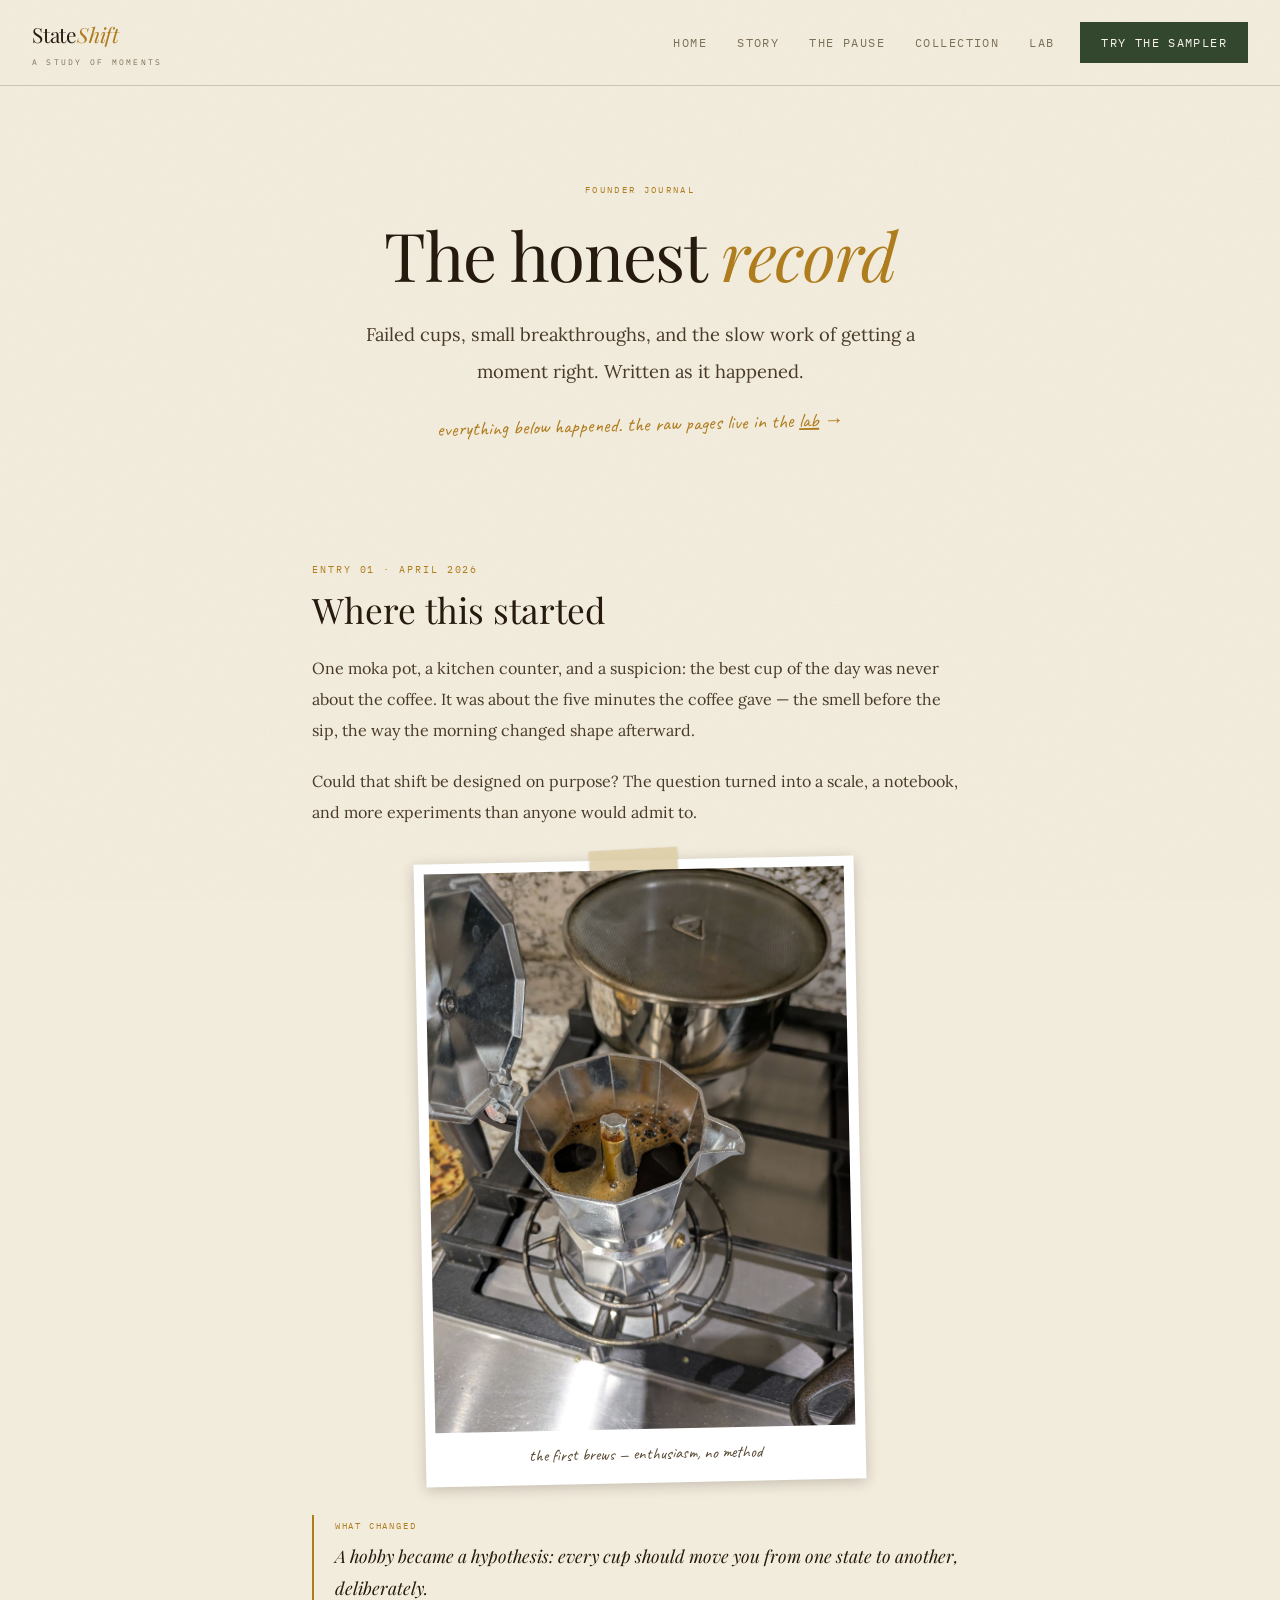
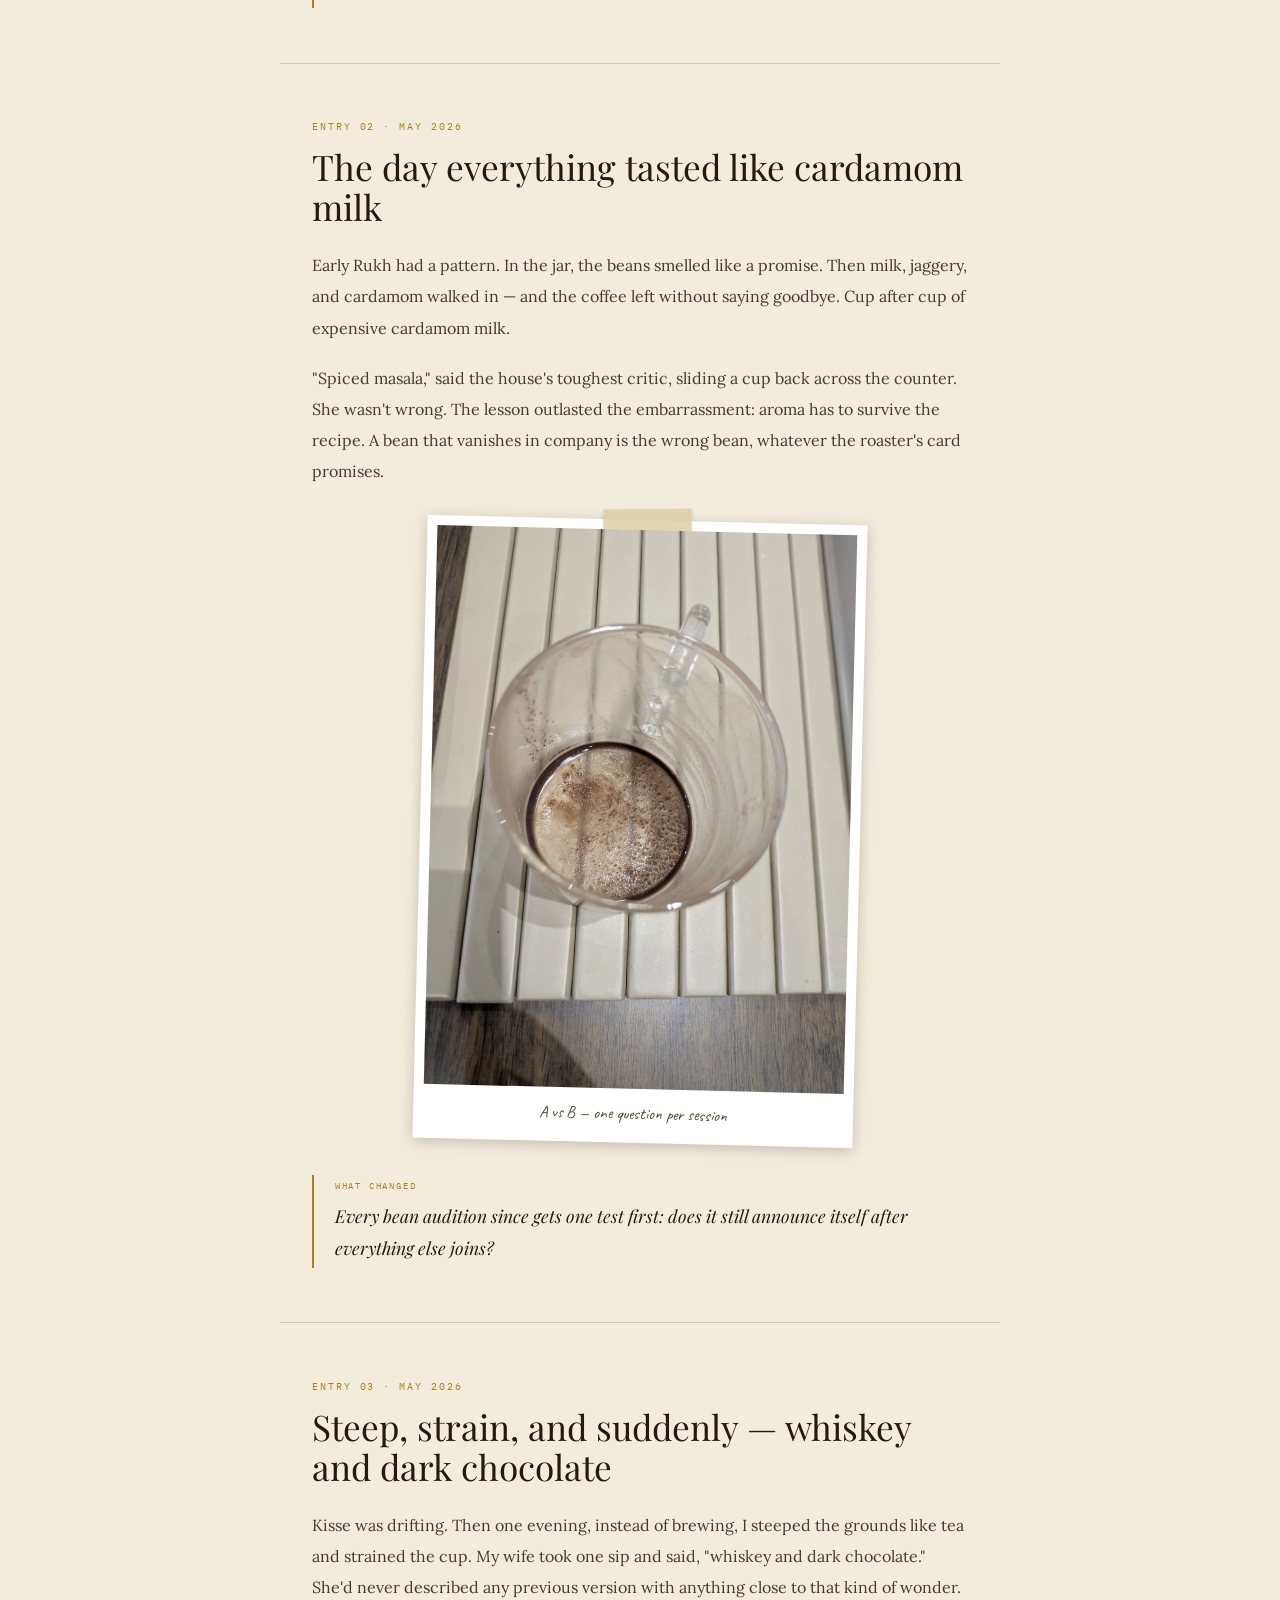
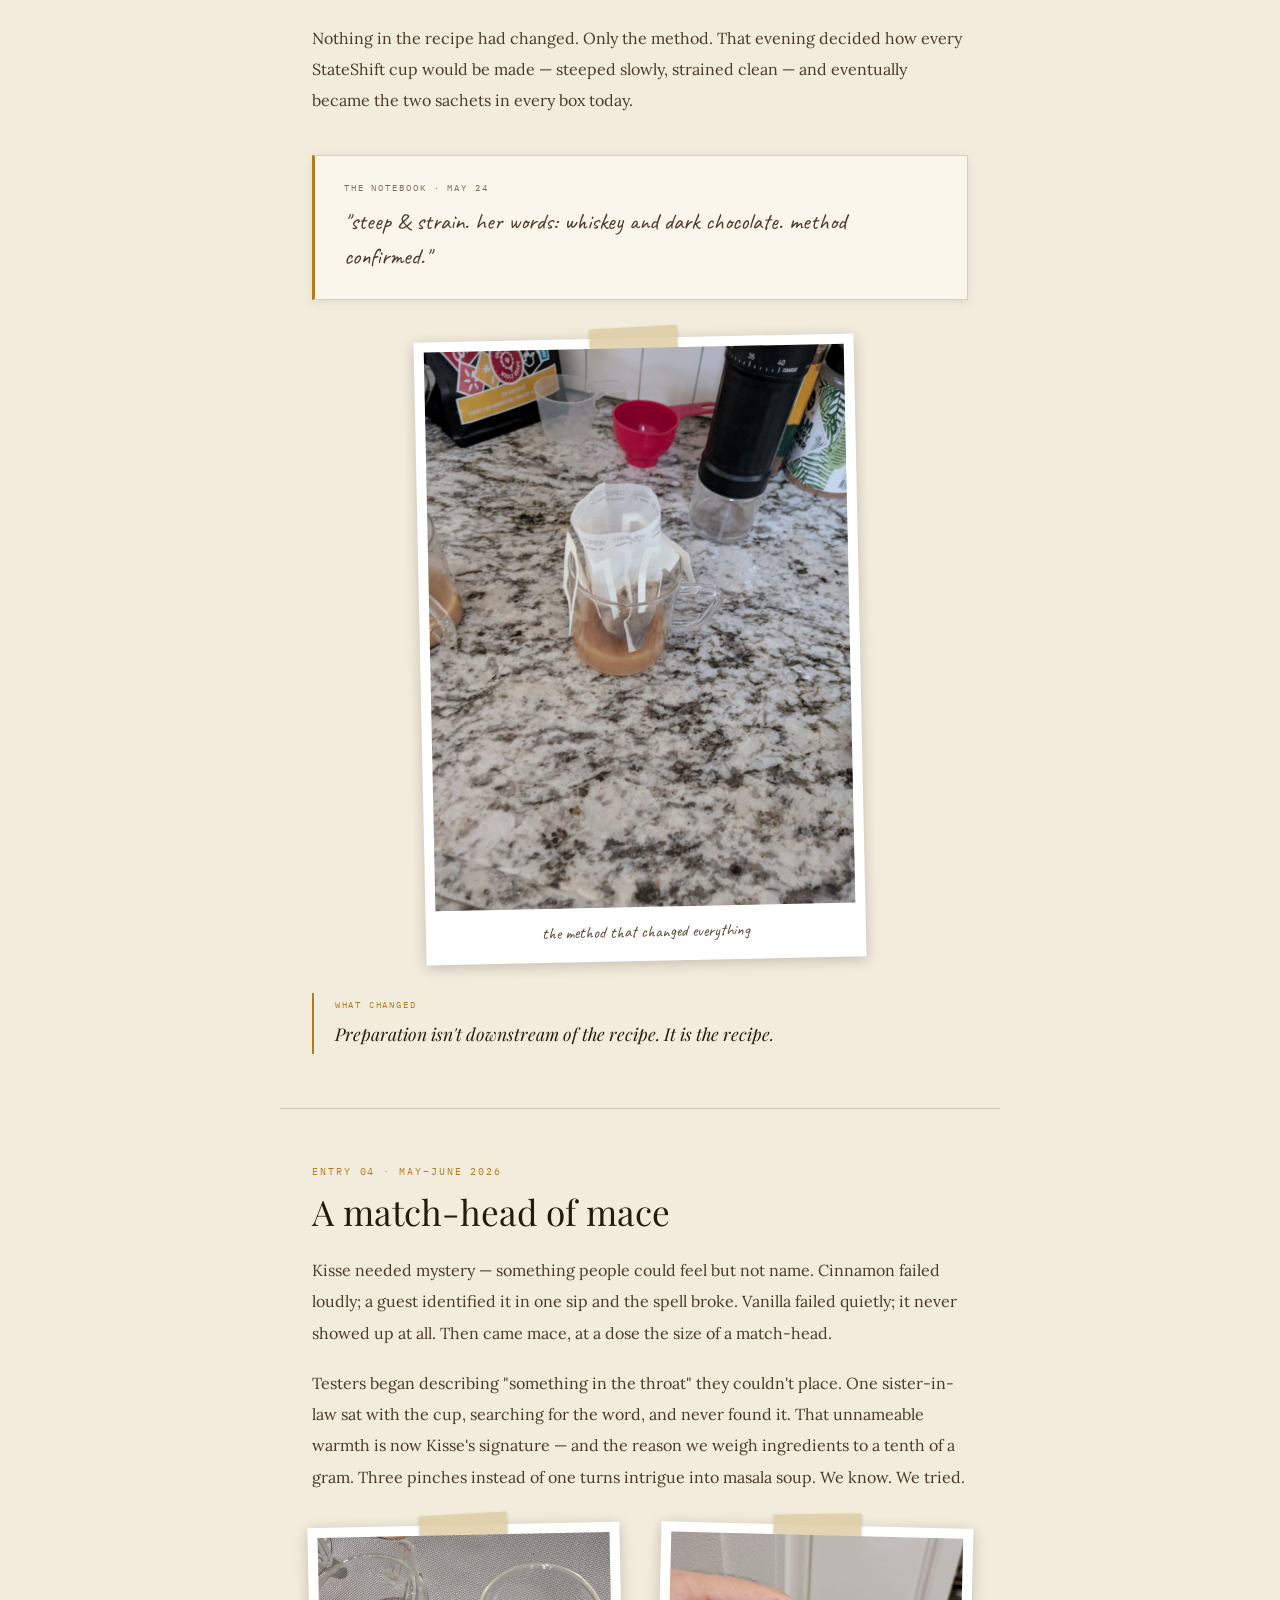
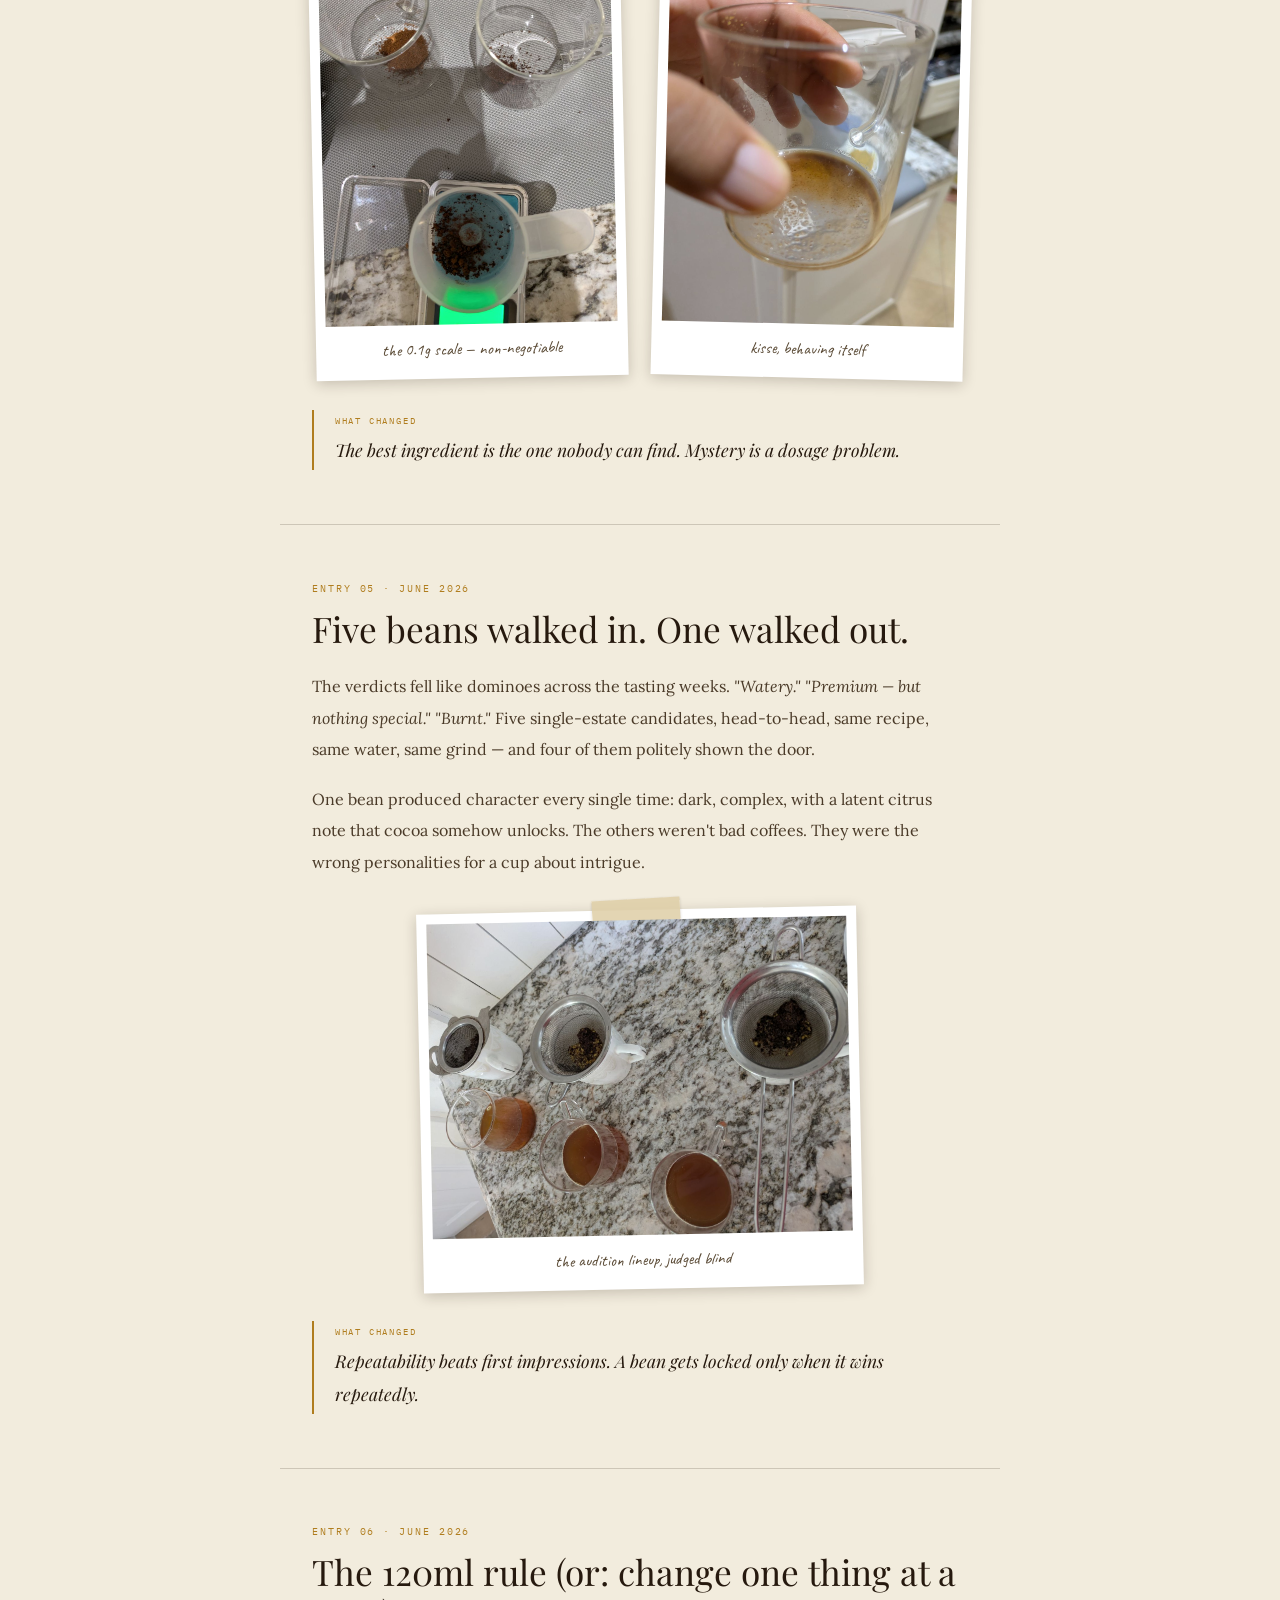
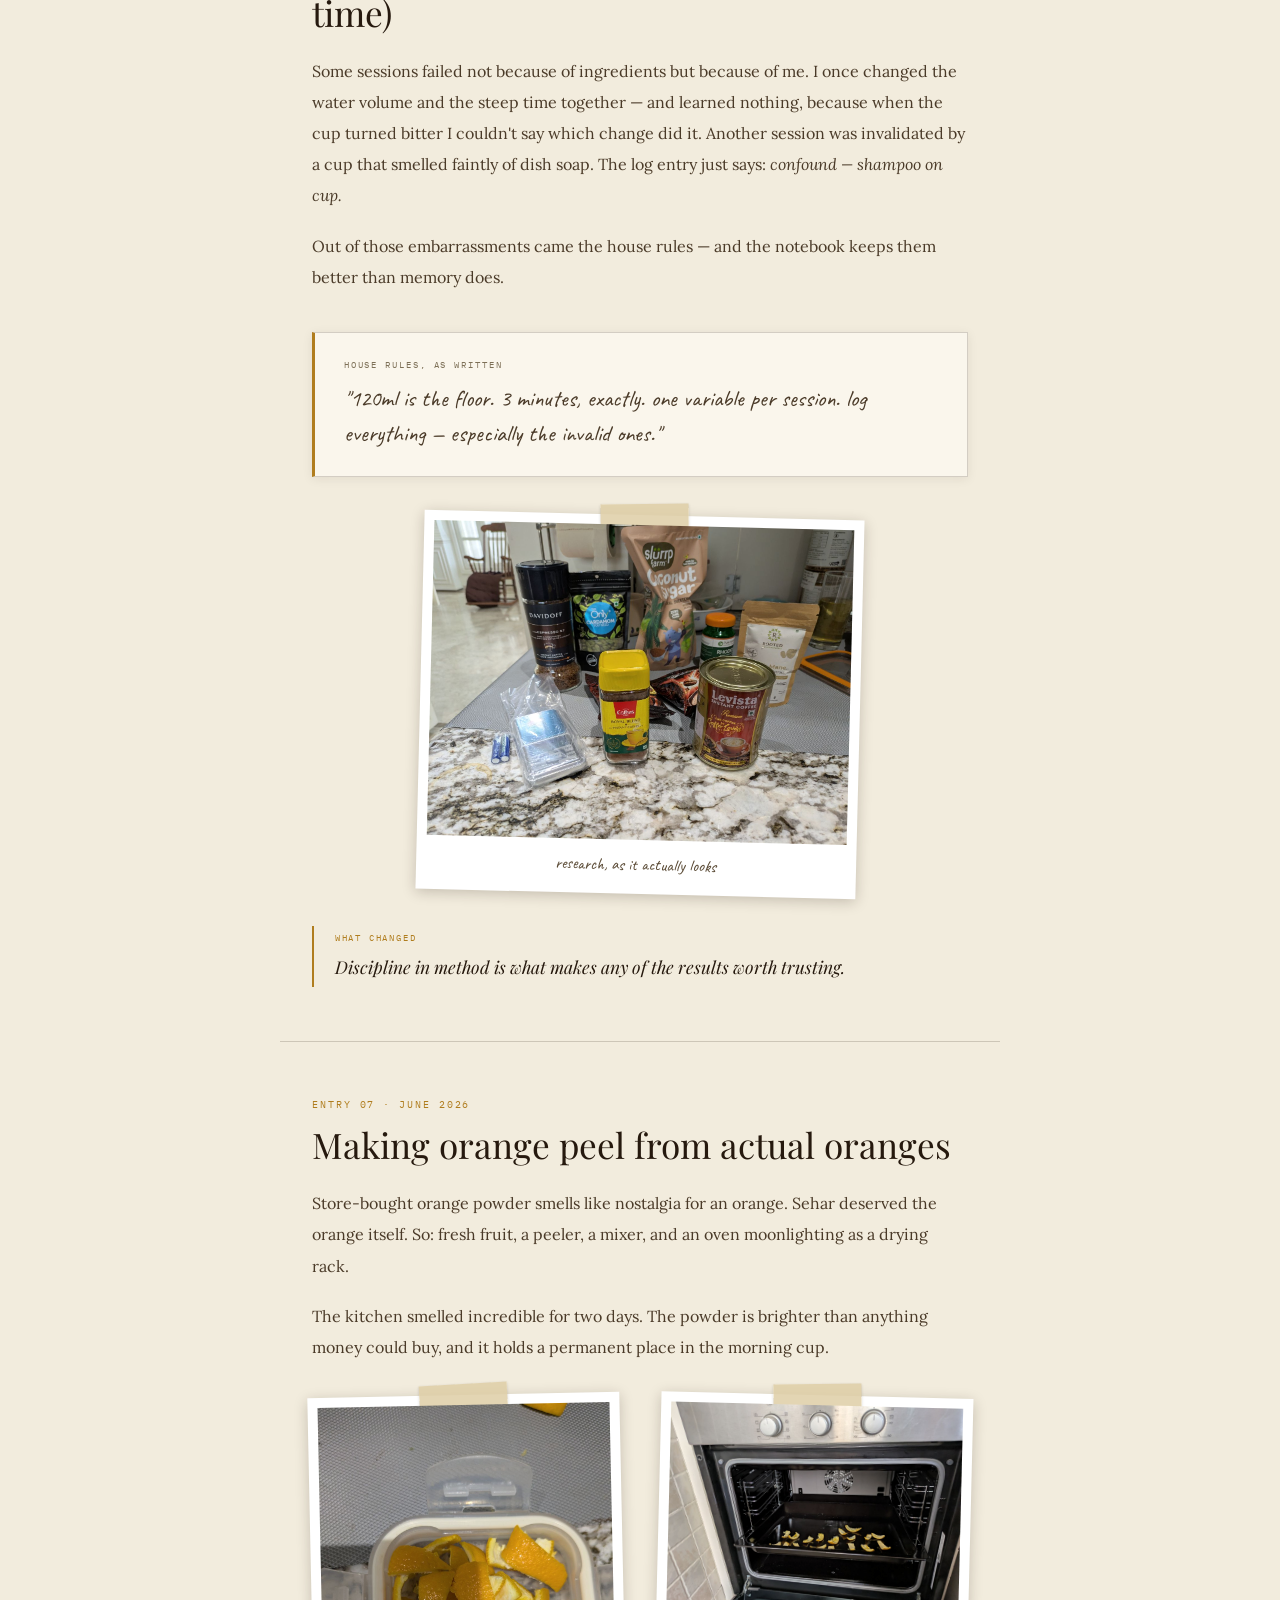
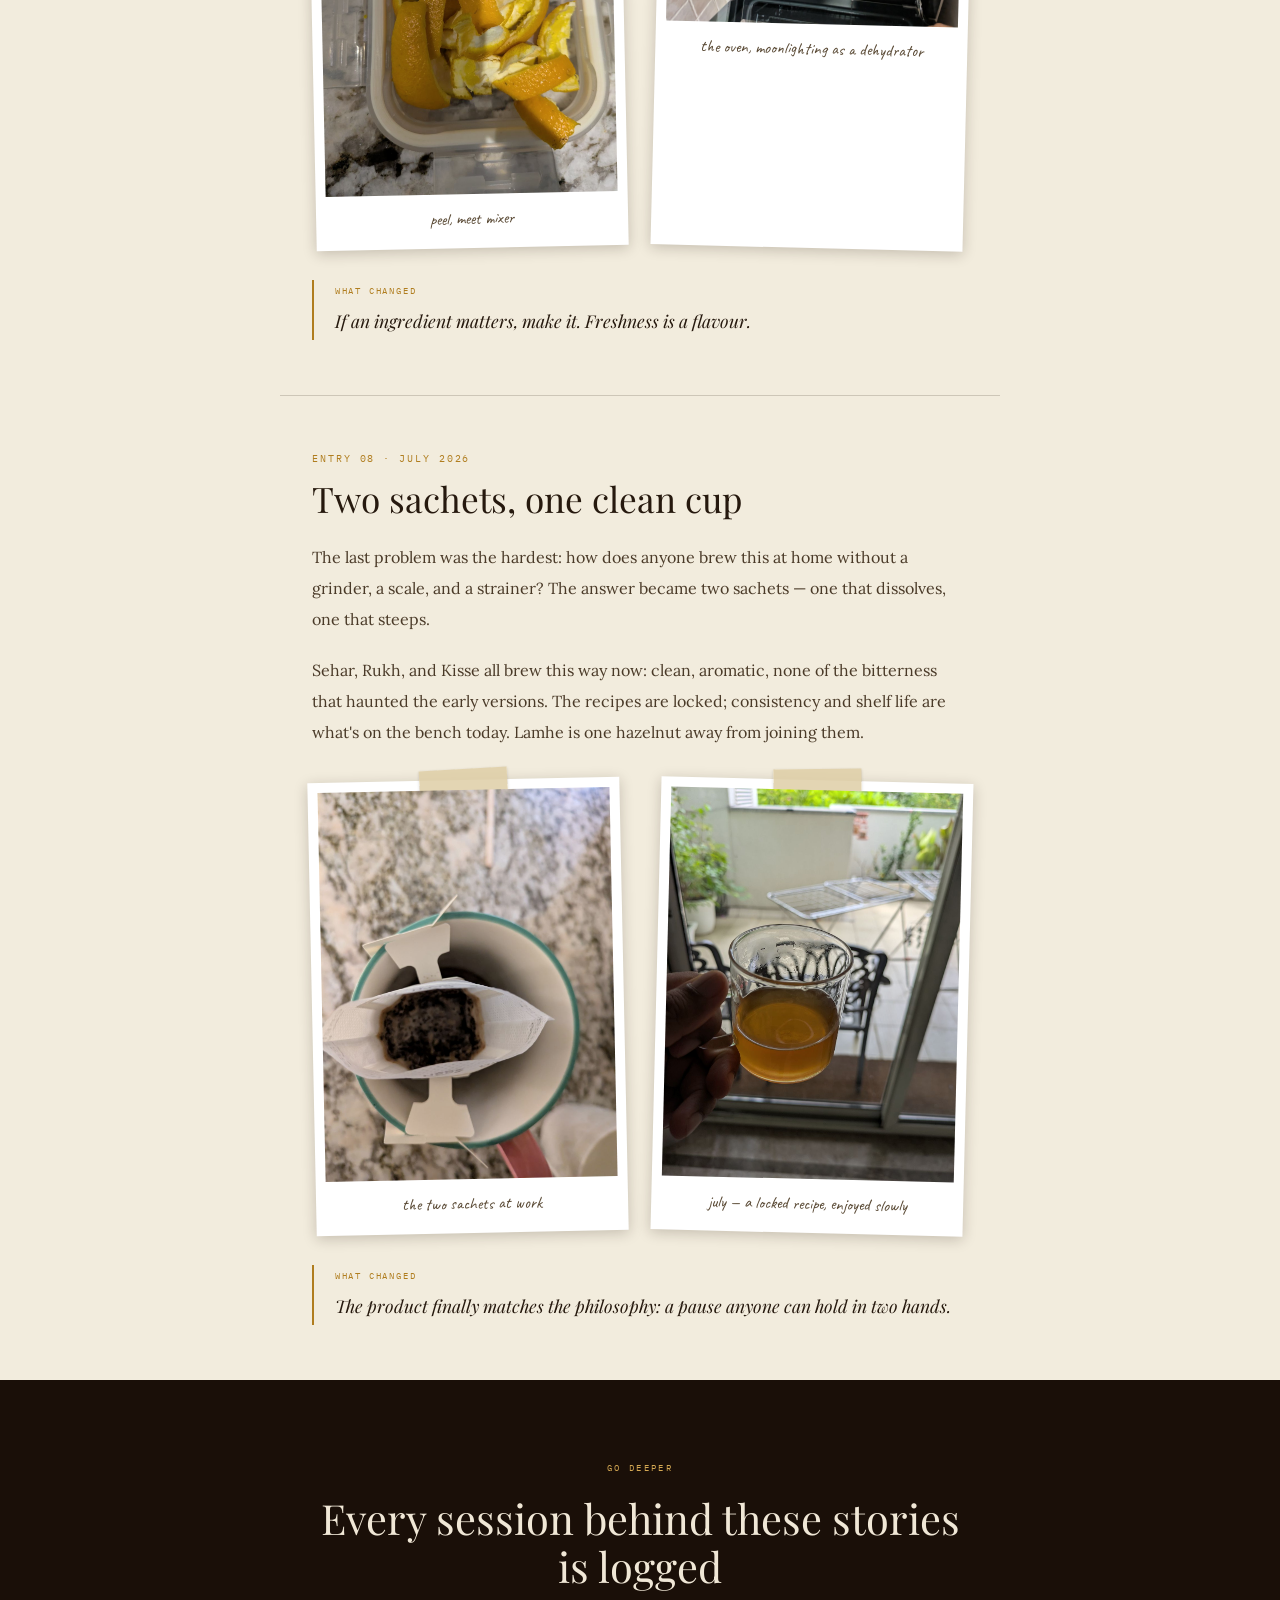
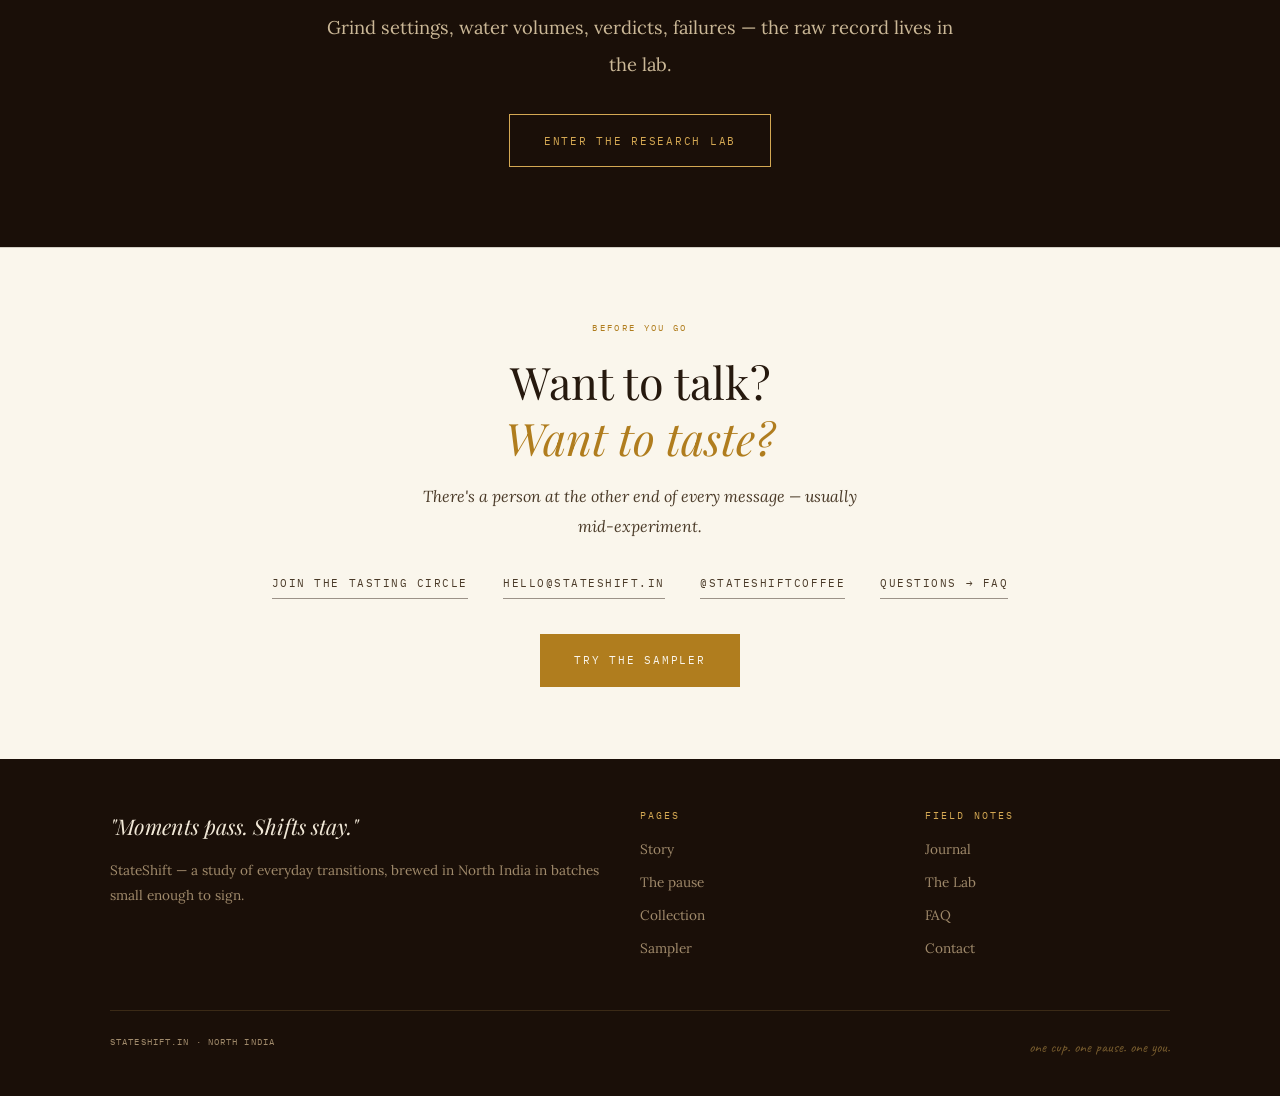
<file: journal.html>
<!DOCTYPE html>
<html lang="en">
<head>
<meta charset="UTF-8">
<meta name="viewport" content="width=device-width, initial-scale=1.0">
<title>Founder Journal — StateShift</title>
<meta name="description" content="The honest record of building StateShift: failed cups, small breakthroughs, and everything learned along the way.">
<link rel="preconnect" href="https://fonts.googleapis.com">
<link href="https://fonts.googleapis.com/css2?family=Playfair+Display:ital,wght@0,400;0,600;1,400&family=Caveat:wght@400;600&family=IBM+Plex+Mono:wght@300;400&family=Lora:ital,wght@0,400;0,500;1,400&display=swap" rel="stylesheet">
<link rel="stylesheet" href="assets/site.css">
<style>
.j-hero{padding:6rem 2rem 4rem;text-align:center}
.entry{max-width:720px;margin:0 auto;padding:3.4rem 2rem}
.entry + .entry{border-top:1px solid var(--line)}
.entry-date{font-family:'IBM Plex Mono',monospace;font-size:.6rem;letter-spacing:.2em;text-transform:uppercase;color:var(--gold);margin-bottom:.7rem}
.entry h2{font-size:clamp(1.6rem,3.6vw,2.2rem);margin-bottom:1.4rem}
.entry p{font-size:1rem;line-height:1.95;color:var(--ink-soft);margin-bottom:1.2rem}
.entry .learned{
  border-left:2px solid var(--gold);padding:.2rem 0 .2rem 1.3rem;margin-top:1.6rem;
  font-family:'Playfair Display',serif;font-style:italic;font-size:1.1rem;color:var(--ink);
}
.entry .learned b{font-family:'IBM Plex Mono',monospace;font-style:normal;font-weight:400;font-size:.56rem;letter-spacing:.2em;text-transform:uppercase;color:var(--gold);display:block;margin-bottom:.3rem}
.entry figure{margin:2rem auto;max-width:440px}
.entry .two-prints{display:grid;grid-template-columns:1fr 1fr;gap:2rem;margin:2rem 0}
@media(max-width:640px){.entry .two-prints{grid-template-columns:1fr}}
.entry .two-prints figure{margin:0}
</style>
</head>
<body>

<header class="site-header">
  <a href="index.html" class="site-logo">State<span>Shift</span><small>A study of moments</small></a>
  <nav class="site-nav">
    <a href="index.html">Home</a>
    <a href="story.html">Story</a>
    <a href="ritual.html">The Pause</a>
    <a href="collection.html">Collection</a>
    <a href="states.html">Lab</a>
    <a href="sampler.html" class="cta">Try the Sampler</a>
  </nav>
</header>

<section class="j-hero">
  <span class="eyebrow">Founder Journal</span>
  <h1 class="display">The honest <em>record</em></h1>
  <p class="lead" style="max-width:560px;margin:0 auto 1rem">Failed cups, small breakthroughs, and the slow work of getting a moment right. Written as it happened.</p>
  <span class="margin-note">everything below happened. the raw pages live in the <a href="states.html" style="color:inherit">lab</a> →</span>
</section>

<!-- ENTRY 1 -->
<article class="entry">
  <div class="entry-date">Entry 01 · April 2026</div>
  <h2>Where this started</h2>
  <p>One moka pot, a kitchen counter, and a suspicion: the best cup of the day was never about the coffee. It was about the five minutes the coffee gave — the smell before the sip, the way the morning changed shape afterward.</p>
  <p>Could that shift be designed on purpose? The question turned into a scale, a notebook, and more experiments than anyone would admit to.</p>
  <figure class="print">
    <img src="assets/photos/moka-pot-early.jpg" alt="An early moka pot brew">
    <figcaption>the first brews — enthusiasm, no method</figcaption>
  </figure>
  <div class="learned"><b>What changed</b>A hobby became a hypothesis: every cup should move you from one state to another, deliberately.</div>
</article>

<!-- ENTRY 2 -->
<article class="entry">
  <div class="entry-date">Entry 02 · May 2026</div>
  <h2>The day everything tasted like cardamom milk</h2>
  <p>Early Rukh had a pattern. In the jar, the beans smelled like a promise. Then milk, jaggery, and cardamom walked in — and the coffee left without saying goodbye. Cup after cup of expensive cardamom milk.</p>
  <p>"Spiced masala," said the house's toughest critic, sliding a cup back across the counter. She wasn't wrong. The lesson outlasted the embarrassment: aroma has to survive the recipe. A bean that vanishes in company is the wrong bean, whatever the roaster's card promises.</p>
  <figure class="print tilt-r">
    <img src="assets/photos/ab-test-cups.jpg" alt="Two comparison cups side by side">
    <figcaption>A vs B — one question per session</figcaption>
  </figure>
  <div class="learned"><b>What changed</b>Every bean audition since gets one test first: does it still announce itself after everything else joins?</div>
</article>

<!-- ENTRY 3 -->
<article class="entry">
  <div class="entry-date">Entry 03 · May 2026</div>
  <h2>Steep, strain, and suddenly — whiskey and dark chocolate</h2>
  <p>Kisse was drifting. Then one evening, instead of brewing, I steeped the grounds like tea and strained the cup. My wife took one sip and said, "whiskey and dark chocolate." She'd never described any previous version with anything close to that kind of wonder.</p>
  <p>Nothing in the recipe had changed. Only the method. That evening decided how every StateShift cup would be made — steeped slowly, strained clean — and eventually became the two sachets in every box today.</p>
  <div class="notebook"><span class="nb-label">The notebook · May 24</span><span class="nb-line">"steep &amp; strain. her words: whiskey and dark chocolate. method confirmed."</span></div>
  <figure class="print">
    <img src="assets/photos/steeping-glass.jpg" alt="A filter sachet steeping in a glass">
    <figcaption>the method that changed everything</figcaption>
  </figure>
  <div class="learned"><b>What changed</b>Preparation isn't downstream of the recipe. It <em>is</em> the recipe.</div>
</article>

<!-- ENTRY 4 -->
<article class="entry">
  <div class="entry-date">Entry 04 · May–June 2026</div>
  <h2>A match-head of mace</h2>
  <p>Kisse needed mystery — something people could feel but not name. Cinnamon failed loudly; a guest identified it in one sip and the spell broke. Vanilla failed quietly; it never showed up at all. Then came mace, at a dose the size of a match-head.</p>
  <p>Testers began describing "something in the throat" they couldn't place. One sister-in-law sat with the cup, searching for the word, and never found it. That unnameable warmth is now Kisse's signature — and the reason we weigh ingredients to a tenth of a gram. Three pinches instead of one turns intrigue into masala soup. We know. We tried.</p>
  <div class="two-prints">
    <figure class="print">
      <img src="assets/photos/precision-scale.jpg" alt="A 0.1 gram precision scale">
      <figcaption>the 0.1g scale — non-negotiable</figcaption>
    </figure>
    <figure class="print tilt-r">
      <img src="assets/photos/evening-cup-hand.jpg" alt="A hand holding an evening cup of Kisse">
      <figcaption>kisse, behaving itself</figcaption>
    </figure>
  </div>
  <div class="learned"><b>What changed</b>The best ingredient is the one nobody can find. Mystery is a dosage problem.</div>
</article>

<!-- ENTRY 5 -->
<article class="entry">
  <div class="entry-date">Entry 05 · June 2026</div>
  <h2>Five beans walked in. One walked out.</h2>
  <p>The verdicts fell like dominoes across the tasting weeks. <em>"Watery."</em> <em>"Premium — but nothing special."</em> <em>"Burnt."</em> Five single-estate candidates, head-to-head, same recipe, same water, same grind — and four of them politely shown the door.</p>
  <p>One bean produced character every single time: dark, complex, with a latent citrus note that cocoa somehow unlocks. The others weren't bad coffees. They were the wrong personalities for a cup about intrigue.</p>
  <figure class="print">
    <img src="assets/photos/tasting-lineup-2.jpg" alt="A row of comparison tasting cups">
    <figcaption>the audition lineup, judged blind</figcaption>
  </figure>
  <div class="learned"><b>What changed</b>Repeatability beats first impressions. A bean gets locked only when it wins repeatedly.</div>
</article>

<!-- ENTRY 6 -->
<article class="entry">
  <div class="entry-date">Entry 06 · June 2026</div>
  <h2>The 120ml rule (or: change one thing at a time)</h2>
  <p>Some sessions failed not because of ingredients but because of me. I once changed the water volume and the steep time together — and learned nothing, because when the cup turned bitter I couldn't say which change did it. Another session was invalidated by a cup that smelled faintly of dish soap. The log entry just says: <em>confound — shampoo on cup.</em></p>
  <p>Out of those embarrassments came the house rules — and the notebook keeps them better than memory does.</p>
  <div class="notebook"><span class="nb-label">House rules, as written</span><span class="nb-line">"120ml is the floor. 3 minutes, exactly. one variable per session. log everything — especially the invalid ones."</span></div>
  <figure class="print tilt-r">
    <img src="assets/photos/messy-counter.jpg" alt="A messy kitchen counter mid-experiment">
    <figcaption>research, as it actually looks</figcaption>
  </figure>
  <div class="learned"><b>What changed</b>Discipline in method is what makes any of the results worth trusting.</div>
</article>

<!-- ENTRY 7 -->
<article class="entry">
  <div class="entry-date">Entry 07 · June 2026</div>
  <h2>Making orange peel from actual oranges</h2>
  <p>Store-bought orange powder smells like nostalgia for an orange. Sehar deserved the orange itself. So: fresh fruit, a peeler, a mixer, and an oven moonlighting as a drying rack.</p>
  <p>The kitchen smelled incredible for two days. The powder is brighter than anything money could buy, and it holds a permanent place in the morning cup.</p>
  <div class="two-prints">
    <figure class="print">
      <img src="assets/photos/orange-peel-mixer.jpg" alt="Fresh orange peels in a mixer">
      <figcaption>peel, meet mixer</figcaption>
    </figure>
    <figure class="print tilt-r">
      <img src="assets/photos/oven-drying.jpg" alt="Orange peels drying in the oven">
      <figcaption>the oven, moonlighting as a dehydrator</figcaption>
    </figure>
  </div>
  <div class="learned"><b>What changed</b>If an ingredient matters, make it. Freshness is a flavour.</div>
</article>

<!-- ENTRY 8 -->
<article class="entry">
  <div class="entry-date">Entry 08 · July 2026</div>
  <h2>Two sachets, one clean cup</h2>
  <p>The last problem was the hardest: how does anyone brew this at home without a grinder, a scale, and a strainer? The answer became two sachets — one that dissolves, one that steeps.</p>
  <p>Sehar, Rukh, and Kisse all brew this way now: clean, aromatic, none of the bitterness that haunted the early versions. The recipes are locked; consistency and shelf life are what's on the bench today. Lamhe is one hazelnut away from joining them.</p>
  <div class="two-prints">
    <figure class="print">
      <img src="assets/photos/filter-sachet-brew.jpg" alt="A filter sachet brewing over a cup">
      <figcaption>the two sachets at work</figcaption>
    </figure>
    <figure class="print tilt-r">
      <img src="assets/photos/balcony-cup.jpg" alt="A finished cup in morning light on a balcony">
      <figcaption>july — a locked recipe, enjoyed slowly</figcaption>
    </figure>
  </div>
  <div class="learned"><b>What changed</b>The product finally matches the philosophy: a pause anyone can hold in two hands.</div>
</article>

<!-- CTA -->
<section class="dark pad-block center">
  <div class="wrap-narrow">
    <span class="eyebrow">Go deeper</span>
    <h2 style="font-size:clamp(1.9rem,4vw,2.6rem);margin-bottom:1.2rem">Every session behind these stories is logged</h2>
    <p class="lead" style="margin-bottom:2rem">Grind settings, water volumes, verdicts, failures — the raw record lives in the lab.</p>
    <a class="btn on-dark" href="states.html">Enter the research lab</a>
  </div>
</section>

<!-- CONTACT CLOSE -->
<section class="contact-close">
  <span class="eyebrow">Before you go</span>
  <h2>Want to talk?<br><em>Want to taste?</em></h2>
  <p class="cc-line">There's a person at the other end of every message — usually mid-experiment.</p>
  <div class="cc-links">
    <!-- REPLACE: WhatsApp number -->
    <a href="https://wa.me/91XXXXXXXXXX?text=Hi%20Mandhir%20—%20I%27d%20like%20to%20join%20the%20Tasting%20Circle.">Join the Tasting Circle</a>
    <a href="mailto:hello@stateshift.in">hello@stateshift.in</a>
    <a href="https://instagram.com/stateshiftcoffee" target="_blank" rel="noopener">@stateshiftcoffee</a>
    <a href="faq.html">Questions → FAQ</a>
  </div>
  <a class="btn gold" href="sampler.html">Try the Sampler</a>
</section>

<footer class="site-footer">
  <div class="footer-grid">
    <div>
      <div class="footer-word">"Moments pass. Shifts stay."</div>
      <p style="font-size:.85rem;line-height:1.8">StateShift — a study of everyday transitions, brewed in North India in batches small enough to sign.</p>
    </div>
    <div>
      <h4>Pages</h4>
      <ul class="footer-links">
        <li><a href="story.html">Story</a></li>
        <li><a href="ritual.html">The pause</a></li>
        <li><a href="collection.html">Collection</a></li>
        <li><a href="sampler.html">Sampler</a></li>
      </ul>
    </div>
    <div>
      <h4>Field Notes</h4>
      <ul class="footer-links">
        <li><a href="journal.html">Journal</a></li>
        <li><a href="states.html">The Lab</a></li>
        <li><a href="faq.html">FAQ</a></li>
        <li><a href="contact.html">Contact</a></li>
      </ul>
    </div>
  </div>
  <div class="footer-base">
    <span>stateshift.in · North India</span>
    <span class="hand">one cup. one pause. one you.</span>
  </div>
</footer>

</body>
</html>
</file>
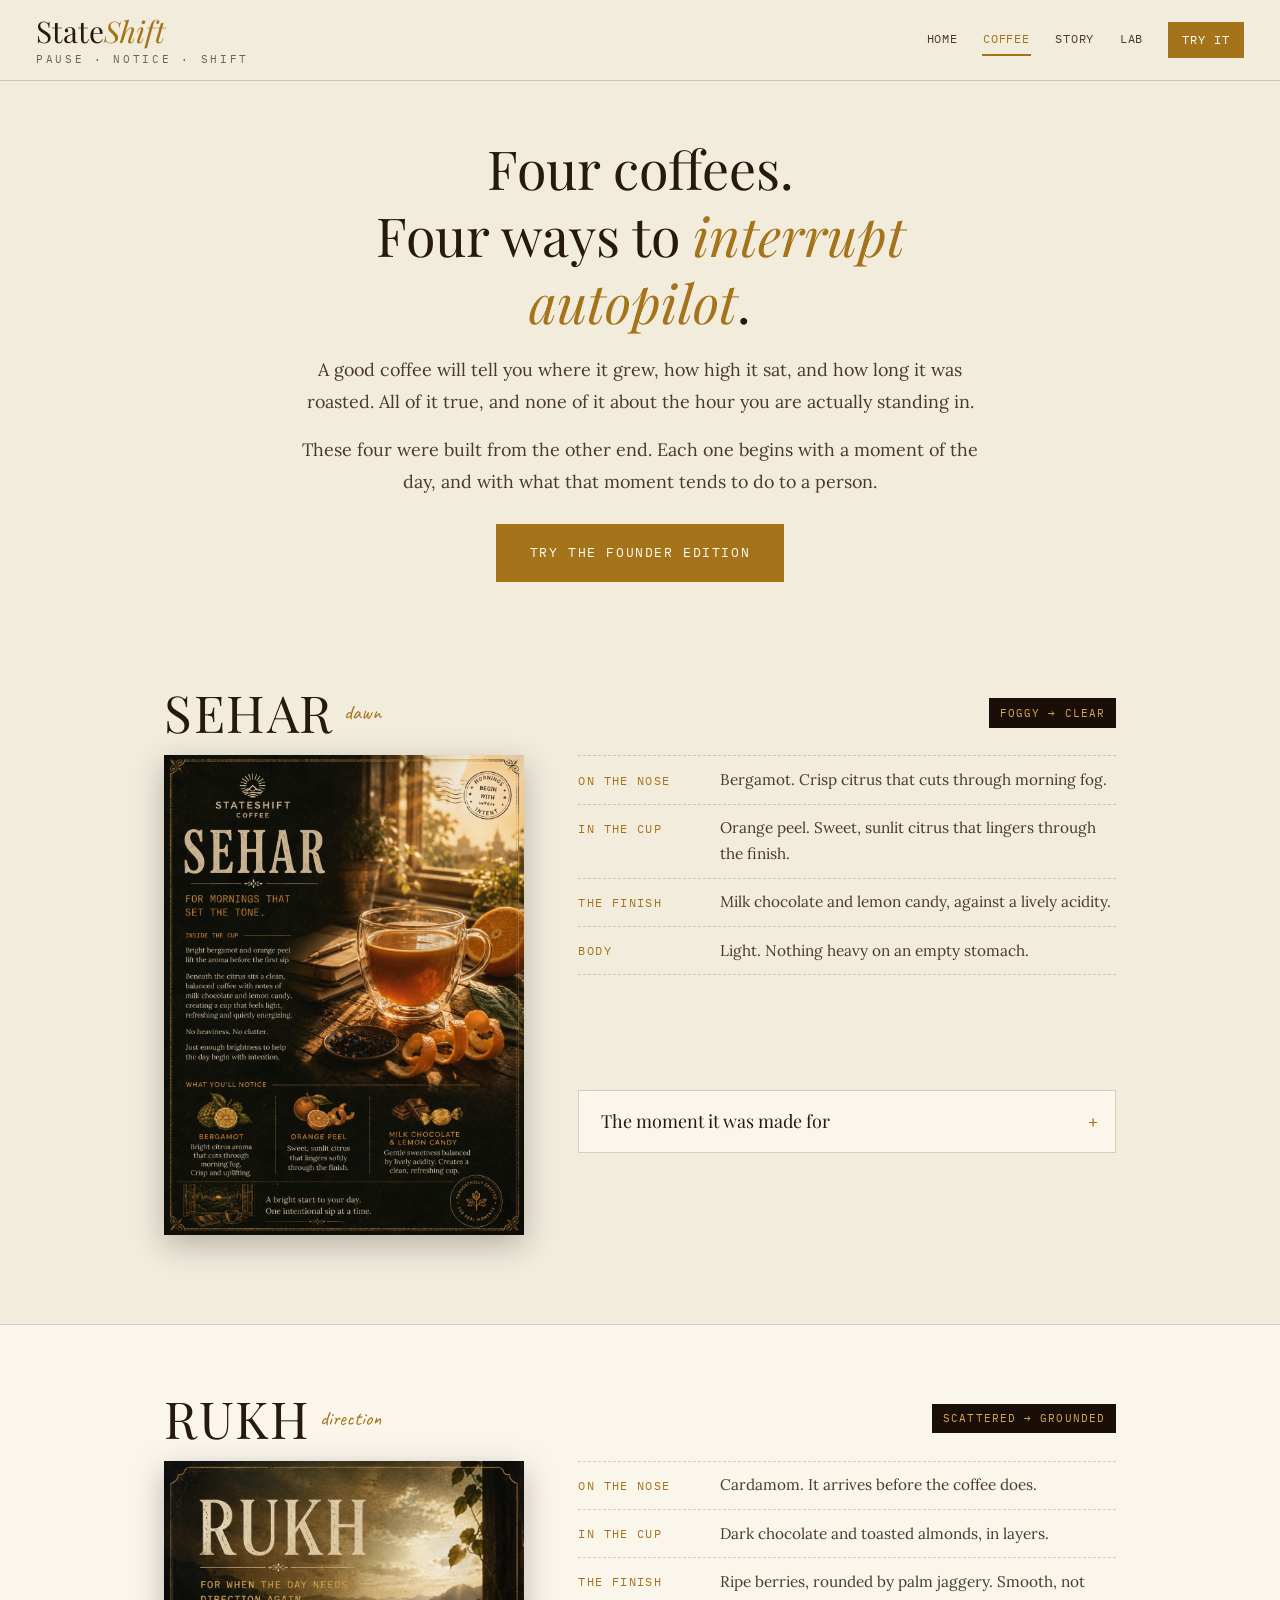
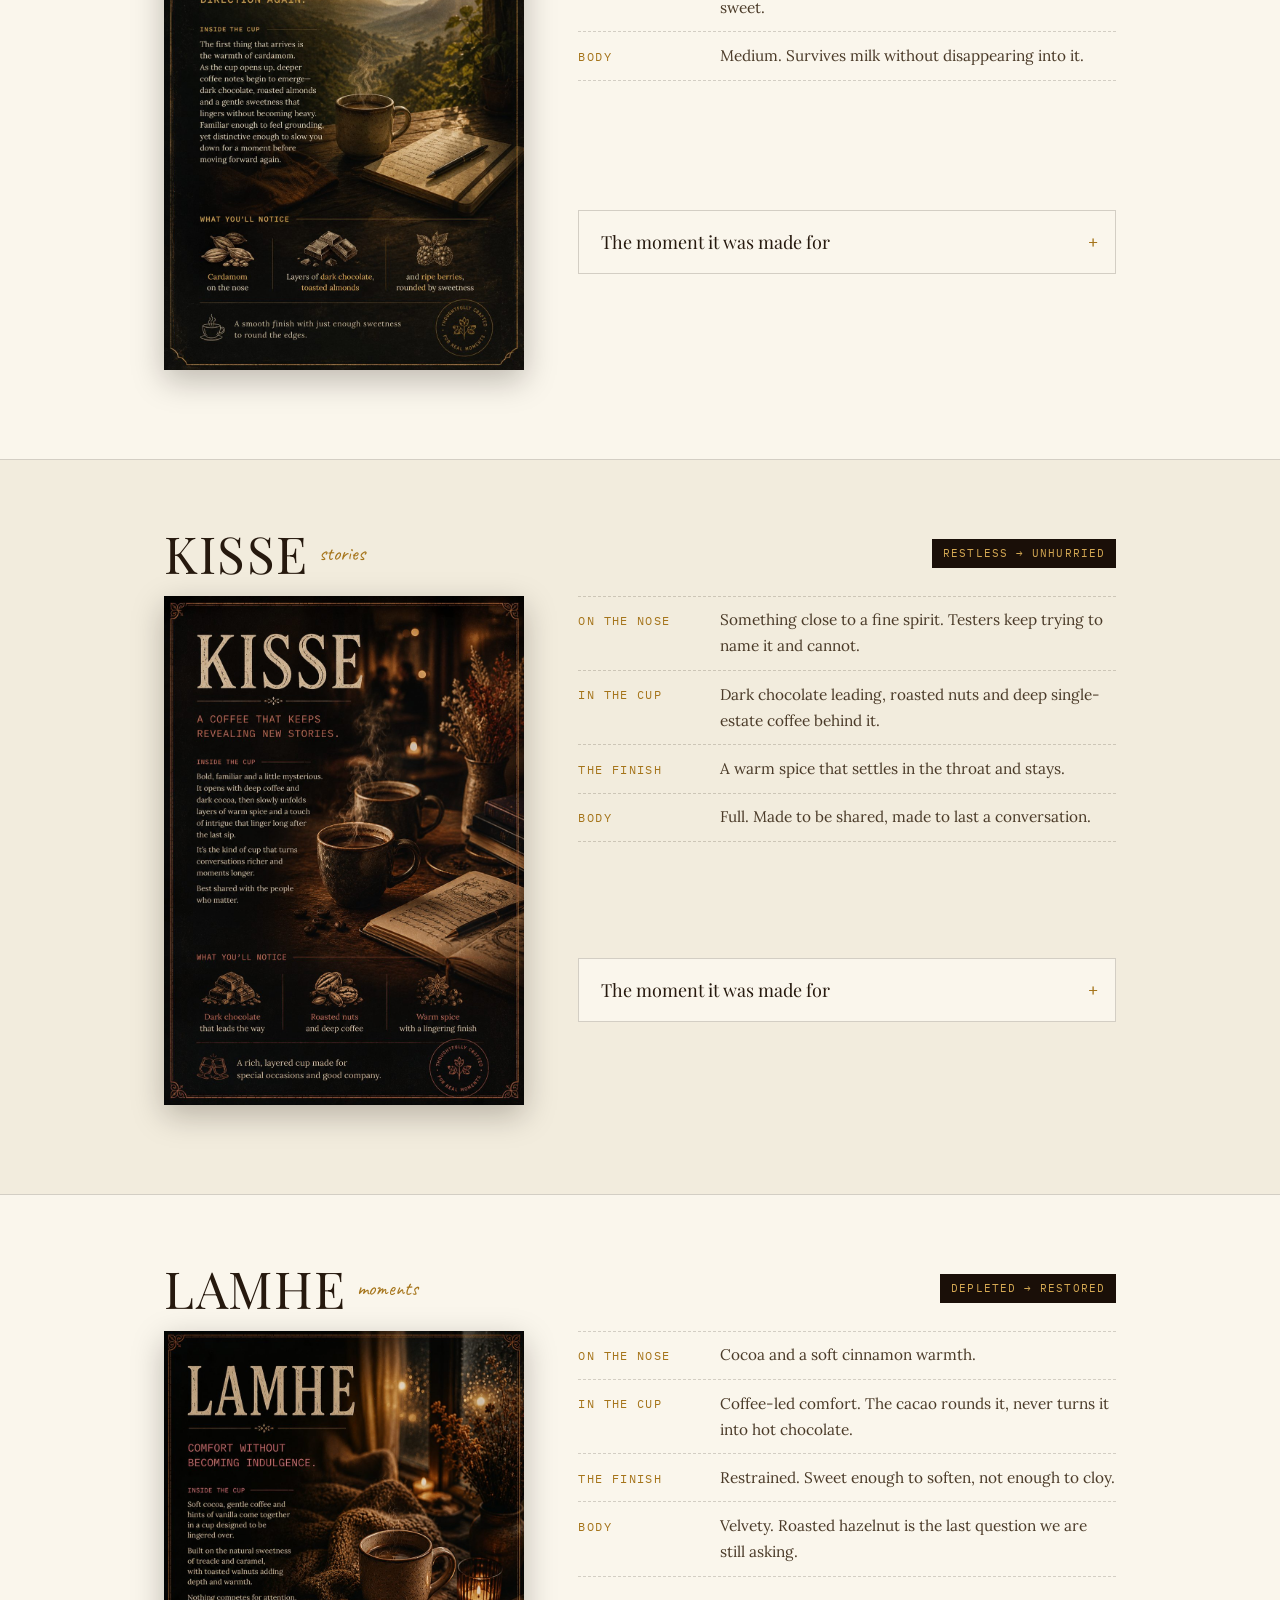
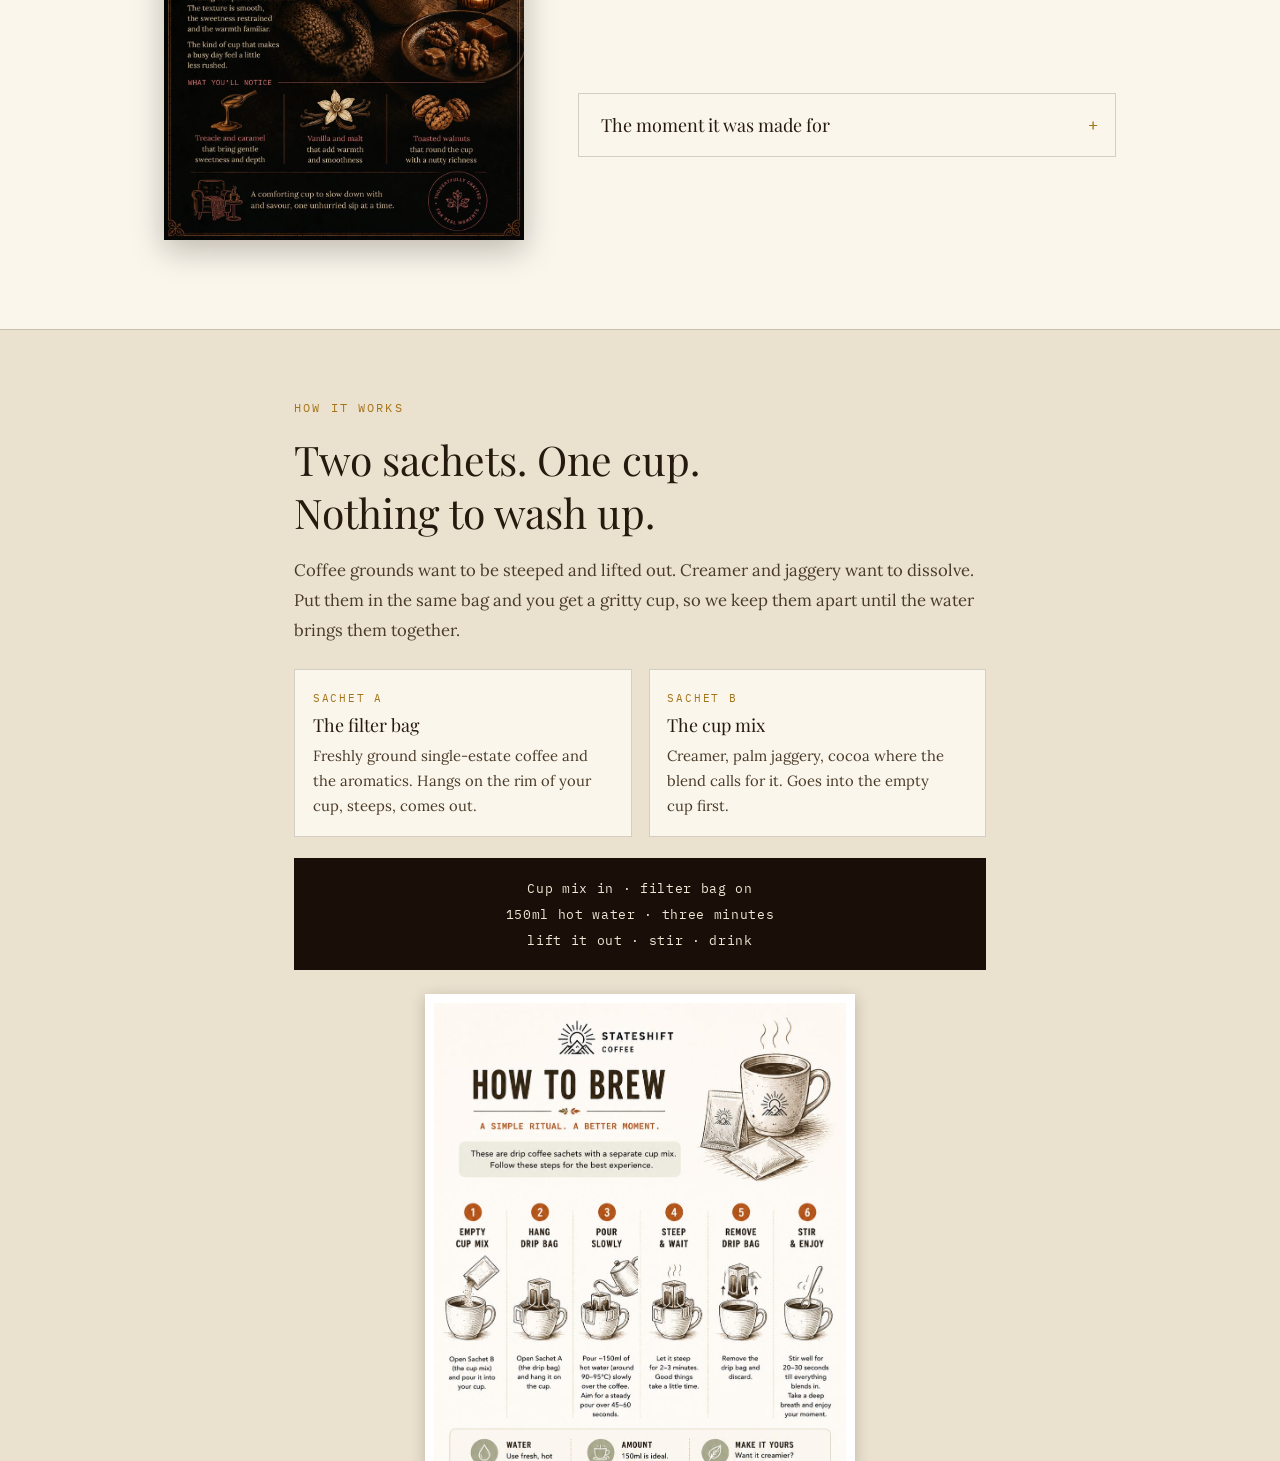
<file: ritual.html>
<!DOCTYPE html>
<html lang="en"><head><meta charset="UTF-8">
<meta http-equiv="refresh" content="0; url=collection.html#how">
<title>Redirecting. StateShift</title><link rel="canonical" href="collection.html#how"></head>
<body><p>How it works now lives on the <a href="collection.html#how">coffee page</a>.</p></body></html>
</file>
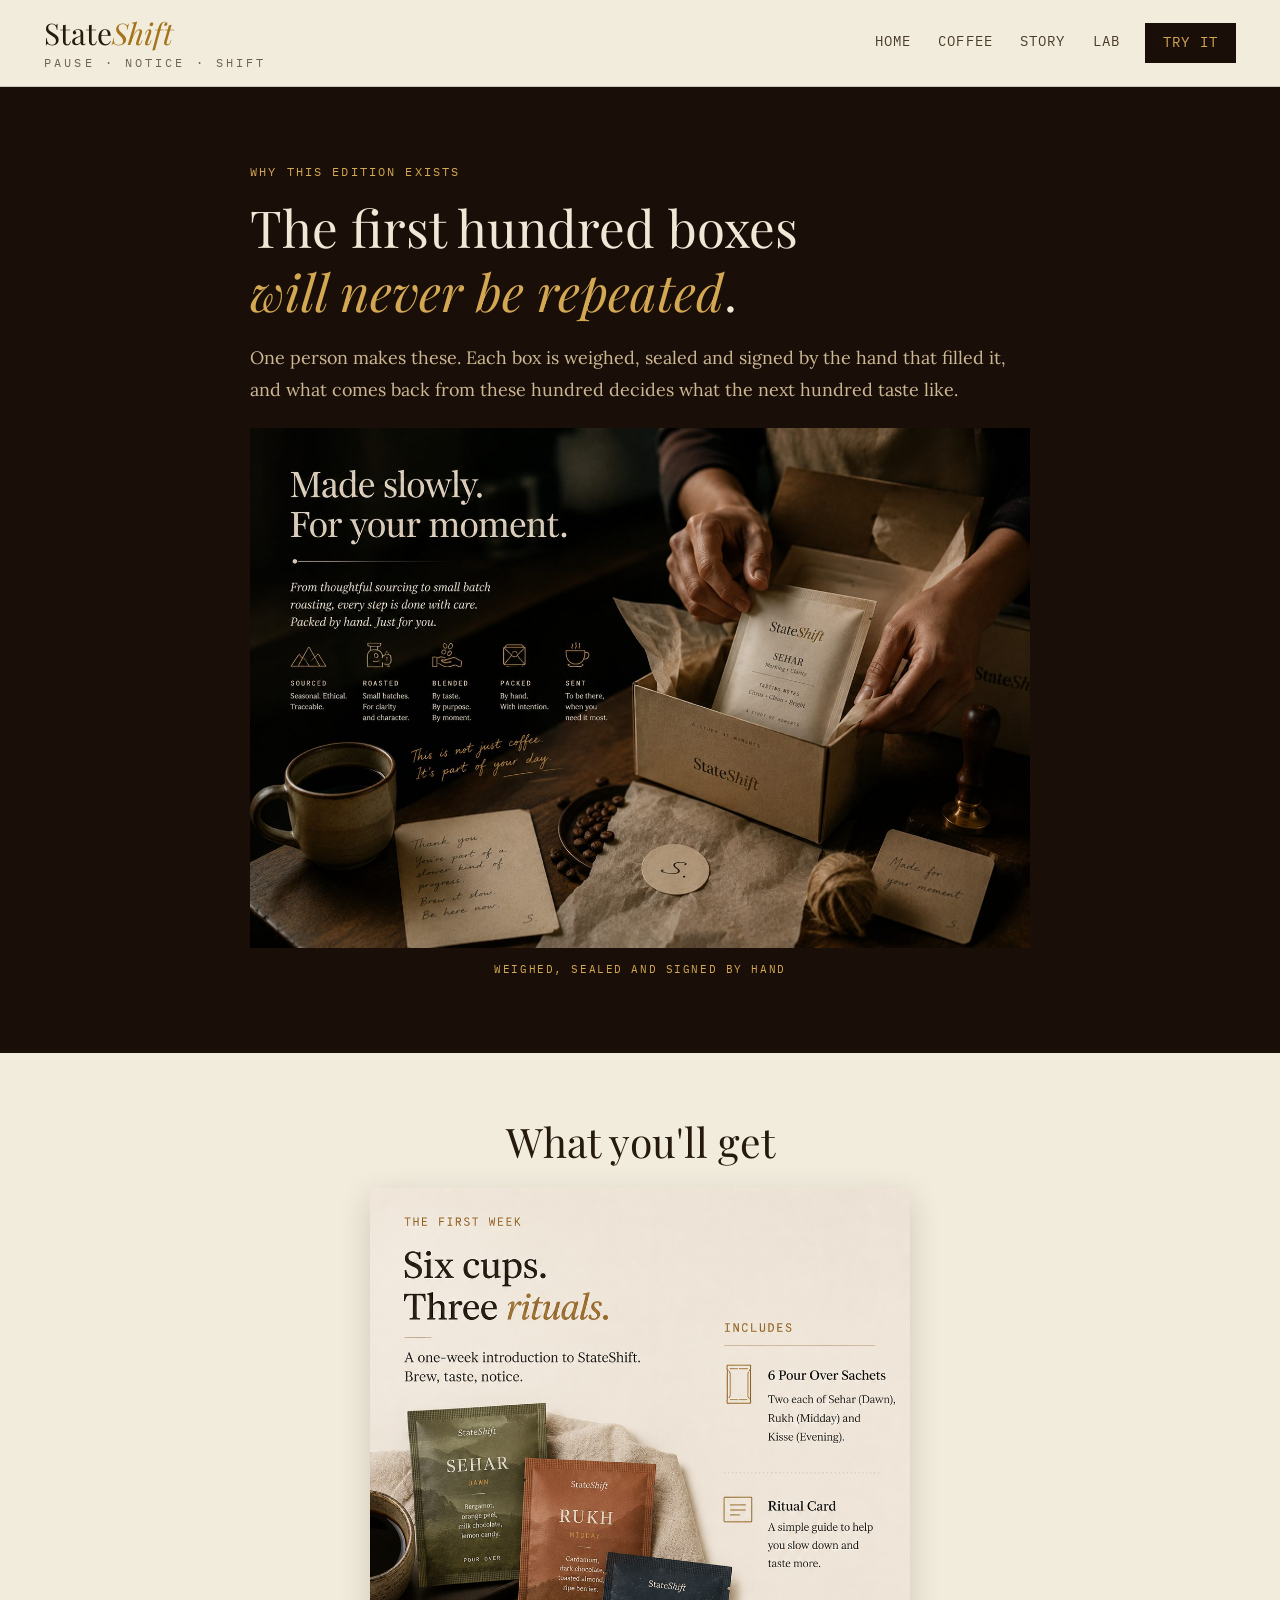
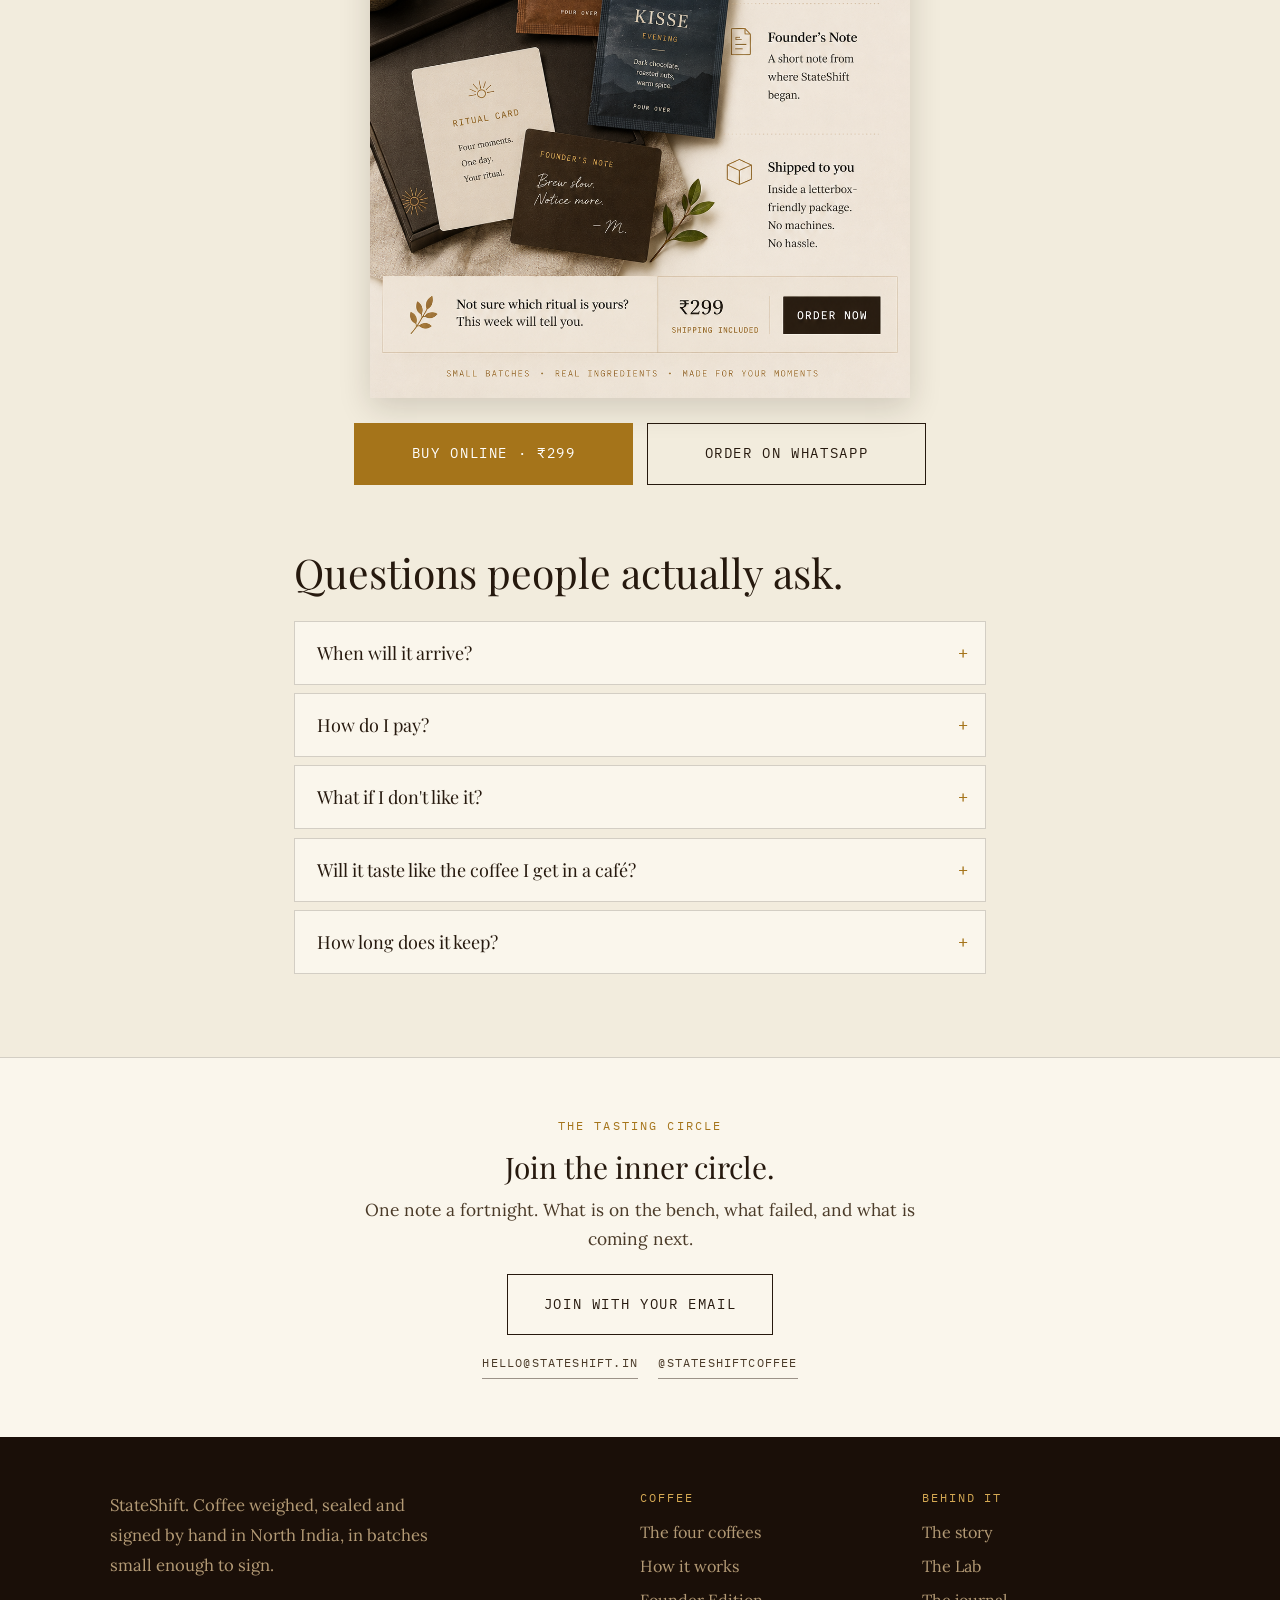
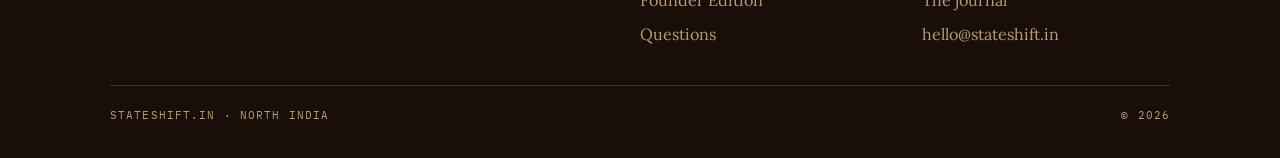
<file: sampler.html>
<!DOCTYPE html>
<html lang="en">
<head>
<meta charset="UTF-8">
<meta name="viewport" content="width=device-width, initial-scale=1.0">
<title>The Founder Edition. StateShift.</title>
<meta name="description" content="The first hundred boxes. Weighed, sealed and signed by hand. Three coffees, six brews, Rs 299 delivered.">
<link rel="preconnect" href="https://fonts.googleapis.com">
<link href="https://fonts.googleapis.com/css2?family=Playfair+Display:ital,wght@0,400;0,600;1,400&family=Caveat:wght@400;600&family=IBM+Plex+Mono:wght@300;400&family=Lora:ital,wght@0,400;0,500;1,400&display=swap" rel="stylesheet">
<style>
/* ===== StateShift stylesheet, inlined. No external CSS file. ===== */

*{margin:0;padding:0;box-sizing:border-box}
:root{
  --paper:#f2ecdd; --paper-deep:#eae2cf; --cream:#faf6ec;
  --ink:#26190e; --ink-soft:#4a3a28; --muted:#6f6350;
  --espresso:#1a0f08; --roast:#2b1a0e; --dark-text:#f0e7d6; --dark-muted:#b39a75;
  --gold:#a5741a; --amber:#d4a853; --forest:#33472f;
  --line:rgba(38,25,14,.18); --line-strong:rgba(38,25,14,.45); --line-dark:rgba(212,168,83,.22);
}
html{font-size:16px;scroll-behavior:smooth;scroll-padding-top:110px}
/* One site, two comfortable reading sizes. The mobile tuning is
   preserved; desktop lifts as a whole rather than being starved. */
@media(min-width:1024px){html{font-size:17px}}
@media(min-width:1440px){html{font-size:18px}}
body{font-family:'Lora',Georgia,serif;background:var(--paper);color:var(--ink);
  font-size:.93rem;line-height:1.72;min-height:100vh}
p{text-wrap:pretty}            /* no more one-word last lines */
h1,h2,h3,h4{font-family:'Playfair Display',serif;font-weight:400;line-height:1.22;color:var(--ink)}
h1,h2{text-wrap:balance}
em{font-style:italic}
a{color:inherit}
img{max-width:100%;display:block}
.center{text-align:center}

/* ---------- HEADER · the brand mark is the one thing that grew ---------- */
.site-header{
  position:sticky;top:0;z-index:200;
  background:rgba(242,236,221,.97);backdrop-filter:blur(8px);
  border-bottom:1px solid var(--line);padding:.8rem 2rem;
  display:flex;align-items:center;justify-content:space-between;gap:1rem;flex-wrap:wrap;
  transition:padding .25s;
}
.site-logo{font-family:'Playfair Display',serif;font-size:1.6rem;color:var(--ink);text-decoration:none;line-height:1.1}
.site-logo span{color:var(--gold);font-style:italic}
.site-logo small{display:block;font-family:'IBM Plex Mono',monospace;font-size:.68rem;
  letter-spacing:.26em;text-transform:uppercase;color:var(--muted);margin-top:.35rem;transition:all .2s}
.site-nav{display:flex;gap:.9rem;align-items:center;flex-wrap:wrap}
.site-nav a{font-family:'IBM Plex Mono',monospace;font-size:.76rem;letter-spacing:.08em;
  text-transform:uppercase;color:var(--ink-soft);text-decoration:none;
  padding:.3rem .1rem;border-bottom:2px solid transparent;transition:all .2s;white-space:nowrap}
.site-nav a:hover{color:var(--gold)}
.site-nav a.active{color:var(--gold);border-bottom-color:var(--gold)}
.site-nav a.sell{background:var(--gold);color:#fff;border:1px solid var(--gold);
  border-bottom:1px solid var(--gold);padding:.42rem .95rem;letter-spacing:.1em}
.site-nav a.sell:hover,.site-nav a.sell.active{background:var(--espresso);border-color:var(--espresso);color:var(--amber)}
.site-header.scrolled{padding:.45rem 2rem}
.site-header.scrolled .site-logo{font-size:1.3rem}
.site-header.scrolled .site-logo small{opacity:0;max-height:0;margin:0;overflow:hidden}

/* ---------- TYPE ---------- */
.eyebrow{font-family:'IBM Plex Mono',monospace;font-size:clamp(.7rem,.9vw,.8rem);letter-spacing:.18em;
  text-transform:uppercase;color:var(--gold);display:block;margin-bottom:.85rem}
.lead{font-size:clamp(.92rem,1.5vw,1.15rem);color:var(--ink-soft);line-height:1.75}
.margin-note{font-family:'Caveat',cursive;font-size:1.12rem;color:var(--gold);display:inline-block}
.qlink{font-family:'Playfair Display',serif;font-style:italic;color:var(--gold);
  text-decoration:none;border-bottom:1px solid rgba(165,116,26,.4);transition:all .2s}
.qlink:hover{color:var(--ink);border-color:var(--ink)}

/* ---------- BUTTONS ---------- */
.btn{display:inline-block;font-family:'IBM Plex Mono',monospace;font-size:.76rem;
  letter-spacing:.12em;text-transform:uppercase;text-decoration:none;padding:.9rem 1.7rem;
  border:1px solid var(--ink);color:var(--ink);transition:all .25s;background:transparent}
.btn:hover{background:var(--ink);color:var(--amber)}
.btn.gold{background:var(--gold);border-color:var(--gold);color:#fff}
.btn.gold:hover{background:var(--espresso);border-color:var(--espresso);color:var(--amber)}
.btn.on-dark{border-color:var(--amber);color:var(--amber)}
.btn.on-dark:hover{background:var(--amber);color:var(--espresso)}
.doors{display:grid;grid-template-columns:1fr 1fr;gap:.8rem;margin-top:1.5rem}
@media(max-width:480px){.doors{grid-template-columns:1fr}}
.doors .btn{text-align:center;padding:1.05rem 1rem}

/* ---------- DISCLOSURE ---------- */
.disclose{border:1px solid var(--line);background:var(--cream);margin-bottom:.5rem}
.disclose > summary{cursor:pointer;list-style:none;position:relative;
  padding:.8rem 2.4rem .8rem 1rem;
  font-family:'Playfair Display',serif;font-size:.94rem;line-height:1.45;
  color:var(--ink);transition:color .2s}
.disclose > summary::-webkit-details-marker{display:none}
.disclose > summary::marker{content:''}
.disclose > summary:hover{color:var(--gold)}
.disclose > summary::after{content:'+';position:absolute;right:1rem;top:50%;transform:translateY(-50%);
  font-family:'IBM Plex Mono',monospace;font-size:1rem;color:var(--gold)}
.disclose[open] > summary::after{content:'\2212'}
.disclose[open] > summary{border-bottom:1px solid var(--line);color:var(--gold)}
.disclose .body{padding:.85rem 1rem 1rem;background:var(--paper)}
.disclose .body p{color:var(--ink-soft);font-size:.88rem;line-height:1.75;margin:0}
.disclose .body p + p{margin-top:.7rem}
.disclose .body a{color:var(--gold)}
.disclose .body .margin-note{color:var(--gold)}

/* ---------- SWIPE RAIL ---------- */
.rail{display:flex;flex-direction:row;flex-wrap:nowrap;gap:1rem;
  overflow-x:auto;overflow-y:hidden;scroll-snap-type:x mandatory;
  -webkit-overflow-scrolling:touch;scrollbar-width:none;
  padding:.4rem 1.3rem 1.1rem;scroll-padding-left:1.3rem;max-width:1140px;margin:0 auto}
.rail::-webkit-scrollbar{display:none}
.rail > *{flex:0 0 76%;max-width:320px;scroll-snap-align:start}
@media(min-width:861px){
  .rail{padding:.4rem 2rem 1.4rem;scroll-padding-left:2rem}
  .rail > *{flex:0 0 calc(25% - .75rem);max-width:none}
}
.rail-dots{display:flex;justify-content:center;gap:.5rem;margin-top:.35rem}
.rail-dots button{width:7px;height:7px;padding:0;border-radius:50%;border:none;cursor:pointer;
  background:var(--line);transition:all .25s}
.rail-dots button[aria-current="true"]{background:var(--gold);transform:scale(1.4)}
@media(min-width:861px){.rail-dots{display:none}}

/* ---------- FIGURES ---------- */
.print{background:#fff;padding:9px 9px 12px;box-shadow:0 3px 14px rgba(38,25,14,.22)}
.print figcaption{font-family:'Caveat',cursive;font-size:1.05rem;color:#5a4a35;padding-top:.5rem;text-align:center}
figure.frame{margin:0}
figure.frame img{width:100%;display:block;box-shadow:0 10px 30px rgba(38,25,14,.18)}
figure.frame figcaption{font-family:'IBM Plex Mono',monospace;font-size:.68rem;letter-spacing:.14em;
  text-transform:uppercase;color:var(--muted);padding-top:.7rem}

/* ---------- NOTEBOOK ---------- */
.notebook{background:var(--cream);border:1px solid var(--line);border-left:3px solid var(--gold);
  padding:1.1rem 1.2rem;margin:1.5rem 0}
.notebook .nb-label{font-family:'IBM Plex Mono',monospace;font-size:.68rem;letter-spacing:.16em;
  text-transform:uppercase;color:var(--muted);display:block;margin-bottom:.45rem}
.notebook .nb-line{font-family:'Caveat',cursive;font-size:1.28rem;line-height:1.5;color:var(--ink-soft)}

/* ---------- TASTING CIRCLE ---------- */
.contact-close{border-top:1px solid var(--line);background:var(--cream);padding:2.2rem 1.3rem;text-align:center}
.contact-close .eyebrow{font-size:.7rem;margin-bottom:.6rem}
.contact-close h2{font-size:clamp(1.18rem,3vw,1.45rem);line-height:1.35;margin-bottom:.55rem}
.contact-close .cc-line{color:var(--ink-soft);max-width:440px;margin:0 auto 1.2rem;font-size:.88rem;line-height:1.65}
.cc-links{display:flex;gap:1.2rem;justify-content:center;flex-wrap:wrap;margin-top:1.1rem}
.cc-links a{font-family:'IBM Plex Mono',monospace;font-size:.7rem;letter-spacing:.1em;
  text-transform:uppercase;color:var(--ink-soft);text-decoration:none;
  border-bottom:1px solid var(--line-strong);padding-bottom:.25rem;transition:all .2s}
.cc-links a:hover{color:var(--gold);border-color:var(--gold)}

/* ---------- FOOTER ---------- */
.site-footer{background:var(--espresso);color:var(--dark-muted);padding:2.4rem 2rem 1.6rem}
.footer-grid{max-width:1060px;margin:0 auto;display:grid;grid-template-columns:2fr 1fr 1fr;gap:2rem}
.site-footer h4{font-family:'IBM Plex Mono',monospace;font-size:.7rem;font-weight:400;
  letter-spacing:.16em;text-transform:uppercase;color:var(--amber);margin-bottom:.8rem}
.site-footer a{color:var(--dark-muted);text-decoration:none;transition:color .2s}
.site-footer a:hover{color:var(--amber)}
.footer-links{list-style:none}
.footer-links li{margin-bottom:.35rem;font-size:.82rem}
.footer-base{max-width:1060px;margin:1.8rem auto 0;padding-top:1.1rem;border-top:1px solid var(--line-dark);
  display:flex;justify-content:space-between;flex-wrap:wrap;gap:.6rem;
  font-family:'IBM Plex Mono',monospace;font-size:.66rem;letter-spacing:.1em;text-transform:uppercase}

/* ---------- RESPONSIVE ---------- */
/* ---------- DESKTOP ---------- */
@media(min-width:1024px){
  .site-header{padding:1rem 2.6rem}
  .site-logo{font-size:1.75rem}
  .site-logo small{font-size:.7rem}
  .site-nav{gap:1.4rem}
  .site-nav a{font-size:.8rem}
  .btn{font-size:.8rem;padding:1.05rem 2.1rem}
  .disclose > summary{font-size:1.06rem;padding:1.05rem 3rem 1.05rem 1.3rem}
  .disclose .body p{font-size:1rem}
  .disclose .body{padding:1.1rem 1.3rem 1.3rem}
  .contact-close{padding:3.4rem 2rem}
  .contact-close h2{font-size:1.75rem}
  .contact-close .cc-line{font-size:1.02rem;max-width:560px}
  .site-footer{padding:3.2rem 2.6rem 2rem}
  .footer-links li{font-size:.95rem}
  .notebook{padding:1.4rem 1.6rem}
  .notebook .nb-line{font-size:1.5rem}
}

@media(max-width:860px){
  .footer-grid{grid-template-columns:1fr 1fr;gap:1.3rem 1.2rem}
  .footer-grid > *:first-child{grid-column:1 / -1}
  .site-footer{padding:2rem 1.3rem 1.5rem}
}
@media(max-width:760px){
  html{scroll-padding-top:95px}
  .site-header{flex-direction:column;align-items:center;gap:.5rem;padding:.65rem 1rem}
  .site-logo{text-align:center;font-size:1.42rem}
  .site-logo small{font-size:.6rem;letter-spacing:.22em;margin-top:.24rem}
  .site-nav{width:100%;justify-content:space-between;gap:.2rem}
  .site-nav a{font-size:.68rem;letter-spacing:.02em;padding:.3rem .1rem}
  .site-nav a.sell{padding:.38rem .72rem;letter-spacing:.05em}
  .site-header.scrolled{padding:.4rem 1rem;gap:.3rem}
  .site-header.scrolled .site-logo{font-size:1.15rem}
  .eyebrow{font-size:.66rem}
}
@media(max-width:400px){
  .site-nav a{font-size:.63rem;padding:.3rem 0}
  .site-nav a.sell{padding:.36rem .55rem}
}

/* ===== page-specific ===== */

/* FOLD 1 · one paragraph, then the photo. Both in the fold. */
.edition{background:var(--espresso);color:var(--dark-text);padding:2rem 1.3rem 2.2rem}
@media(min-width:761px){.edition{padding:2.8rem 2rem}}
.edition-in{max-width:580px;margin:0 auto}
@media(min-width:900px){.edition{padding:4.4rem 2rem}.edition-in{max-width:780px}}
.edition .eyebrow{color:var(--amber)}
.edition h1{color:var(--dark-text);font-size:clamp(1.35rem,4vw,3rem);line-height:1.24;margin-bottom:1.1rem}
.edition h1 em{color:var(--amber)}
.edition p{color:#cdb894;font-size:clamp(.92rem,1.4vw,1.18rem);line-height:1.8;margin:0}
.edition figure{margin:1.3rem 0 0}
.edition figure img{width:100%;display:block}
.edition figcaption{font-family:'IBM Plex Mono',monospace;font-size:.66rem;letter-spacing:.14em;
  text-transform:uppercase;color:var(--amber);padding-top:.65rem;text-align:center}

/* FOLD 2 · the heading, the image, the buy. */
.inside{max-width:580px;margin:0 auto;padding:2.2rem 1.3rem 0;text-align:center}
@media(min-width:900px){.inside{max-width:760px;padding:3.6rem 2rem 0}}
.inside h2{font-size:clamp(1.25rem,3.2vw,2.4rem);margin-bottom:1.2rem;line-height:1.3}
.inside img{width:100%;max-width:540px;margin:0 auto;display:block;box-shadow:0 10px 30px rgba(38,25,14,.16)}
.buy{max-width:580px;margin:0 auto;padding:0 1.3rem}
@media(min-width:900px){.buy{max-width:640px;padding:0 2rem}}
.faqs{max-width:580px;margin:2.2rem auto 0;padding:0 1.3rem 2.8rem}
@media(min-width:900px){.faqs{max-width:760px;margin-top:3.6rem;padding:0 2rem 4.4rem}}
.faqs h2{font-size:clamp(1.25rem,3.2vw,2.4rem);margin-bottom:1.3rem;line-height:1.3}

</style>
</head>
<body>

<header class="site-header">
  <a href="index.html" class="site-logo">State<span>Shift</span><small>Pause &middot; Notice &middot; Shift</small></a>
  <nav class="site-nav">
    <a href="index.html">Home</a>
    <a href="collection.html">Coffee</a>
    <a href="story.html">Story</a>
    <a href="states.html">Lab</a>
    <a href="sampler.html" class="sell active">Try It</a>
  </nav>
</header>

<section class="edition">
  <div class="edition-in">
    <span class="eyebrow">Why this edition exists</span>
    <h1>The first hundred boxes<br><em>will never be repeated</em>.</h1>
    <p>One person makes these. Each box is weighed, sealed and signed by the hand that filled it, and what comes back from these hundred decides what the next hundred taste like.</p>
    <figure>
      <img src="assets/editorial/packing-box.jpg" alt="Hands packing a StateShift box" loading="lazy">
      <figcaption>weighed, sealed and signed by hand</figcaption>
    </figure>
  </div>
</section>

<div class="inside">
  <h2>What you'll get</h2>
  <!-- ==========================================================
       assets/editorial/whats-inside.jpg
       Regenerate: it says "6 Pour Over Sachets". Should be 12
       (two per cup, six cups), or "6 cups, two sachets each".
       ========================================================== -->
  <img src="assets/editorial/whats-inside.jpg" onerror="this.style.display='none'"
       alt="Six cups, three rituals. Two sachets each of Sehar, Rukh and Kisse, plus the brew card and a tasting note. Rs 299, shipping included."
       loading="lazy">
</div>

<div class="buy">
  <div class="doors">
    <!-- Razorpay Dashboard > Payment Links > Create. Paste the URL here. -->
    <a class="btn gold" href="https://rzp.io/l/REPLACE-ME">Buy online &middot; &#8377;299</a>
    <a class="btn" href="https://wa.me/91XXXXXXXXXX?text=Hi%20Mandhir%2C%20I%27d%20like%20the%20Founder%20Edition.%20My%20name%20is%20___%20and%20I%27m%20in%20___.">Order on WhatsApp</a>
  </div>
</div>

<div class="faqs" id="faq">
  <h2>Questions people actually ask.</h2>
  <details class="disclose"><summary>When will it arrive?</summary>
    <div class="body"><p>Boxes are filled by hand on Fridays and go out the same day. Anywhere in India, expect it inside a week. You will get a message from me when it leaves, not a tracking bot.</p></div></details>
  <details class="disclose"><summary>How do I pay?</summary>
    <div class="body"><p>Card, UPI or netbanking through the buy button, which runs on Razorpay. If you would rather not use a card, message me on WhatsApp and I will send you a UPI request.</p></div></details>
  <details class="disclose"><summary>What if I don't like it?</summary>
    <div class="body"><p>Email me and I will refund you. No form, no argument, and nothing to post back. I would genuinely rather know. Almost everything on the Lab page came from someone telling me a cup was plain, or once, memorably, half-cooked.</p></div></details>
  <details class="disclose"><summary>Will it taste like the coffee I get in a caf&eacute;?</summary>
    <div class="body"><p>It will taste like a good cup made carefully at home, which is a different thing and, on most mornings, a better one. The beans are single-estate and ground the morning they are sealed. What you will not get is an espresso: this is a pour-over, so it is cleaner and lighter in the mouth, and the aroma does more of the work.</p></div></details>
  <details class="disclose"><summary>How long does it keep?</summary>
    <div class="body"><p>Drink it inside a month. The sachets are sealed, but aromatics fade faster than coffee does and the aroma is most of the point. Do not save these for a special occasion. The occasion is Tuesday.</p></div></details>
</div>

<section class="contact-close">
  <span class="eyebrow">The Tasting Circle</span>
  <h2>Join the inner circle.</h2>
  <p class="cc-line">One note a fortnight. What is on the bench, what failed, and what is coming next.</p>
  <a class="btn" href="mailto:hello@stateshift.in?subject=Tasting%20Circle&body=Add%20me%20to%20the%20list.">Join with your email</a>
  <div class="cc-links">
    <a href="mailto:hello@stateshift.in">hello@stateshift.in</a>
    <a href="https://instagram.com/stateshiftcoffee" target="_blank" rel="noopener">@stateshiftcoffee</a>
  </div>
</section>

<footer class="site-footer">
  <div class="footer-grid">
    <div>
      <p style="font-size:.98rem;line-height:1.8;max-width:340px">StateShift. Coffee weighed, sealed and signed by hand in North India, in batches small enough to sign.</p>
    </div>
    <div>
      <h4>Coffee</h4>
      <ul class="footer-links">
        <li><a href="collection.html">The four coffees</a></li>
        <li><a href="collection.html#how">How it works</a></li>
        <li><a href="sampler.html">Founder Edition</a></li>
        <li><a href="sampler.html#faq">Questions</a></li>
      </ul>
    </div>
    <div>
      <h4>Behind it</h4>
      <ul class="footer-links">
        <li><a href="story.html">The story</a></li>
        <li><a href="states.html">The Lab</a></li>
        <li><a href="journal.html">The journal</a></li>
        <li><a href="mailto:hello@stateshift.in">hello@stateshift.in</a></li>
      </ul>
    </div>
  </div>
  <div class="footer-base">
    <span>stateshift.in &middot; North India</span>
    <span>&#169; 2026</span>
  </div>
</footer>

<script>
/* The bar shrinks to a slim strip once you start reading. */
(function(){
  var h = document.querySelector('.site-header');
  if(!h) return;
  function s(){ h.classList.toggle('scrolled', window.scrollY > 40); }
  window.addEventListener('scroll', s, {passive:true});
  s();
})();
</script>

</body>
</html>
</file>
<file: assets/site.css>
/* ============================================================
   StateShift — site.css — Website v2
   Paper journal + dark espresso accents
   Type: Playfair Display (display) · Lora (body)
         IBM Plex Mono (labels) · Caveat (margin notes)
   ============================================================ */

*{margin:0;padding:0;box-sizing:border-box}

:root{
  /* paper */
  --paper:#f2ecdd;
  --paper-deep:#eae2cf;
  --cream:#faf6ec;
  /* ink */
  --ink:#26190e;
  --ink-soft:#4a3a28;
  --muted:#7d7057;
  /* espresso (dark sections) */
  --espresso:#1a0f08;
  --roast:#2b1a0e;
  --dark-text:#f0e7d6;
  --dark-muted:#a08a6b;
  /* accents */
  --gold:#b07d1e;
  --amber:#d4a853;
  --forest:#33472f;
  /* lines */
  --line:rgba(38,25,14,.18);
  --line-strong:rgba(38,25,14,.45);
  --line-dark:rgba(212,168,83,.18);
}

html{font-size:16px;scroll-behavior:smooth}
body{
  font-family:'Lora',Georgia,serif;
  background:var(--paper);
  color:var(--ink);
  line-height:1.85;
  min-height:100vh;
}

/* paper grain */
body::after{
  content:'';position:fixed;inset:0;pointer-events:none;z-index:9990;
  background-image:url("data:image/svg+xml,%3Csvg viewBox='0 0 512 512' xmlns='http://www.w3.org/2000/svg'%3E%3Cfilter id='n'%3E%3CfeTurbulence type='fractalNoise' baseFrequency='0.7' numOctaves='4' stitchTiles='stitch'/%3E%3C/filter%3E%3Crect width='100%25' height='100%25' filter='url(%23n)' opacity='0.05'/%3E%3C/svg%3E");
  mix-blend-mode:multiply;opacity:.55;
}

h1,h2,h3,h4{font-family:'Playfair Display',serif;font-weight:400;line-height:1.15;color:var(--ink)}
em{font-style:italic}
a{color:inherit}
img{max-width:100%;display:block}

.mono{font-family:'IBM Plex Mono',monospace}
.hand{font-family:'Caveat',cursive}

::selection{background:rgba(212,168,83,.4)}
::-webkit-scrollbar{width:6px}
::-webkit-scrollbar-track{background:var(--paper-deep)}
::-webkit-scrollbar-thumb{background:rgba(176,125,30,.45)}

/* ---------- header ---------- */
.site-header{
  position:sticky;top:0;z-index:100;
  background:rgba(242,236,221,.96);backdrop-filter:blur(6px);
  border-bottom:1px solid var(--line);
  padding:.95rem 2rem;
  display:flex;align-items:center;justify-content:space-between;gap:1rem;flex-wrap:wrap;
}
.site-logo{
  font-family:'Playfair Display',serif;font-size:1.3rem;
  color:var(--ink);text-decoration:none;letter-spacing:-.01em;
}
.site-logo span{color:var(--gold);font-style:italic}
.site-logo small{
  display:block;font-family:'IBM Plex Mono',monospace;font-size:.5rem;
  letter-spacing:.28em;text-transform:uppercase;color:var(--muted);margin-top:.1rem;
}
.site-nav{display:flex;gap:.15rem;align-items:center;flex-wrap:wrap}
.site-nav a{
  font-family:'IBM Plex Mono',monospace;font-size:.74rem;
  letter-spacing:.12em;text-transform:uppercase;
  color:var(--muted);text-decoration:none;
  padding:.45rem .8rem;border:1px solid transparent;
  transition:color .2s,border-color .2s;
}
.site-nav a:hover{color:var(--gold)}
.site-nav a.active{color:var(--gold);border-bottom:1px solid var(--gold)}
.site-nav a.cta{
  color:var(--cream);background:var(--forest);
  border:1px solid var(--forest);margin-left:.6rem;
  padding:.55rem 1.25rem;font-size:.72rem;
}
.site-nav a.cta:hover{background:var(--ink);border-color:var(--ink);color:var(--amber)}

/* ---------- shared layout ---------- */
.wrap{max-width:1060px;margin:0 auto;padding:0 2rem}
.wrap-narrow{max-width:720px;margin:0 auto;padding:0 2rem}
section{position:relative}

.eyebrow{
  font-family:'IBM Plex Mono',monospace;font-size:.56rem;
  letter-spacing:.26em;text-transform:uppercase;color:var(--gold);
  display:block;margin-bottom:1.1rem;
}
.display{font-size:clamp(2.4rem,6vw,4.2rem);letter-spacing:-.02em;margin-bottom:1.4rem}
.display em{color:var(--gold)}
.lead{font-size:1.15rem;color:var(--ink-soft);line-height:2}

/* letterpress double rule */
.rule-double{
  height:5px;border-top:1px solid var(--line-strong);border-bottom:1px solid var(--line);
  margin:2.6rem 0;
}
.rule-thin{height:1px;background:var(--line);border:none;margin:2rem 0}

/* handwritten margin note */
.margin-note{
  font-family:'Caveat',cursive;font-size:1.25rem;color:var(--gold);
  transform:rotate(-1.4deg);display:inline-block;
}

/* circular seal */
.seal{
  width:92px;height:92px;border:1px solid var(--gold);border-radius:50%;
  display:flex;align-items:center;justify-content:center;text-align:center;
  font-family:'IBM Plex Mono',monospace;font-size:.5rem;letter-spacing:.2em;
  text-transform:uppercase;color:var(--gold);line-height:1.5;
  transform:rotate(-8deg);padding:.6rem;
}

/* ---------- photo prints (taped-in journal photos) ---------- */
.print{
  background:#fff;padding:10px 10px 14px;
  box-shadow:0 3px 14px rgba(38,25,14,.22);
  transform:rotate(-1.2deg);
  position:relative;
}
.print.tilt-r{transform:rotate(1.4deg)}
.print.tilt-0{transform:none}
.print img{filter:saturate(.92) contrast(1.02)}
.print figcaption{
  font-family:'Caveat',cursive;font-size:1.05rem;color:#5a4a35;
  padding-top:.55rem;text-align:center;
}
.print::before{ /* tape */
  content:'';position:absolute;top:-11px;left:50%;transform:translateX(-50%) rotate(-2deg);
  width:88px;height:24px;background:rgba(222,206,166,.85);
  box-shadow:0 1px 3px rgba(38,25,14,.18);
}

/* ---------- buttons ---------- */
.btn{
  display:inline-block;font-family:'IBM Plex Mono',monospace;
  font-size:.68rem;letter-spacing:.16em;text-transform:uppercase;
  text-decoration:none;padding:.95rem 2.1rem;
  border:1px solid var(--ink);color:var(--ink);
  transition:all .25s;background:transparent;
}
.btn:hover{background:var(--ink);color:var(--amber)}
.btn.gold{background:var(--gold);border-color:var(--gold);color:var(--cream)}
.btn.gold:hover{background:var(--ink);border-color:var(--ink);color:var(--amber)}
.btn.on-dark{border-color:var(--amber);color:var(--amber)}
.btn.on-dark:hover{background:var(--amber);color:var(--espresso)}

/* ---------- dark sections ---------- */
.dark{
  background:var(--espresso);color:var(--dark-text);
}
.dark h1,.dark h2,.dark h3,.dark h4{color:var(--dark-text)}
.dark .eyebrow{color:var(--amber)}
.dark .lead{color:#cbb897}
.dark .rule-double{border-color:var(--line-dark)}
.dark .margin-note{color:var(--amber)}

/* ---------- status chips ---------- */
.chip{
  display:inline-block;font-family:'IBM Plex Mono',monospace;
  font-size:.56rem;letter-spacing:.14em;text-transform:uppercase;
  padding:.3rem .75rem;border:1px solid var(--line-strong);color:var(--ink-soft);
}
.chip.locked{border-color:var(--forest);color:var(--forest)}
.chip.testing{border-color:var(--gold);color:var(--gold)}
.chip.dev{border-color:var(--muted);color:var(--muted)}
.dark .chip{border-color:var(--line-dark);color:var(--dark-muted)}
.dark .chip.locked{border-color:#7a9a6e;color:#9ab88c}
.dark .chip.testing{border-color:var(--amber);color:var(--amber)}

/* ---------- footer ---------- */
.site-footer{
  background:var(--espresso);color:var(--dark-muted);
  padding:3.2rem 2rem 2.2rem;margin-top:0;
}
.footer-grid{
  max-width:1060px;margin:0 auto;
  display:grid;grid-template-columns:2fr 1fr 1fr;gap:2.5rem;
}
.site-footer h4{
  font-family:'IBM Plex Mono',monospace;font-size:.6rem;font-weight:400;
  letter-spacing:.22em;text-transform:uppercase;color:var(--amber);margin-bottom:1rem;
}
.site-footer a{color:var(--dark-muted);text-decoration:none;transition:color .2s}
.site-footer a:hover{color:var(--amber)}
.footer-links{list-style:none}
.footer-links li{margin-bottom:.5rem;font-size:.85rem}
.footer-word{
  font-family:'Playfair Display',serif;font-size:1.35rem;color:var(--dark-text);
  font-style:italic;line-height:1.5;margin-bottom:1rem;
}
.footer-base{
  max-width:1060px;margin:2.5rem auto 0;padding-top:1.4rem;
  border-top:1px solid var(--line-dark);
  display:flex;justify-content:space-between;flex-wrap:wrap;gap:.6rem;
  font-family:'IBM Plex Mono',monospace;font-size:.58rem;
  letter-spacing:.12em;text-transform:uppercase;
}
.footer-base .hand{font-family:'Caveat',cursive;font-size:.95rem;letter-spacing:0;text-transform:none;color:rgba(212,168,83,.5)}

/* ---------- helpers ---------- */
.grid-2{display:grid;grid-template-columns:1fr 1fr;gap:3rem;align-items:center}
.grid-3{display:grid;grid-template-columns:repeat(3,1fr);gap:1.6rem}
.center{text-align:center}
.pad-block{padding:5rem 0}
.pad-block-sm{padding:3.2rem 0}

/* ---------- notebook excerpt ---------- */
.notebook{
  background:var(--cream);border:1px solid var(--line);border-left:3px solid var(--gold);
  padding:1.5rem 1.8rem;margin:2.4rem 0;
  box-shadow:0 2px 10px rgba(38,25,14,.08);
}
.notebook .nb-label{
  font-family:'IBM Plex Mono',monospace;font-size:.54rem;letter-spacing:.22em;
  text-transform:uppercase;color:var(--muted);display:block;margin-bottom:.6rem;
}
.notebook .nb-line{
  font-family:'Caveat',cursive;font-size:1.45rem;line-height:1.5;color:var(--ink-soft);
}
.dark .notebook{background:var(--roast);border-color:var(--line-dark);border-left-color:var(--amber)}
.dark .notebook .nb-line{color:#d7b982}
.dark .notebook .nb-label{color:var(--dark-muted)}

/* ---------- pull quote ---------- */
.pullquote{
  font-family:'Playfair Display',serif;font-size:clamp(1.5rem,3.4vw,2.1rem);
  font-style:italic;text-align:center;line-height:1.55;
  max-width:640px;margin:4.5rem auto;padding:0 2rem;color:var(--ink);
}
.pullquote small{
  display:block;font-family:'IBM Plex Mono',monospace;font-size:.56rem;
  letter-spacing:.22em;text-transform:uppercase;color:var(--gold);
  margin-top:1.1rem;font-style:normal;
}
.dark .pullquote{color:var(--dark-text)}

@media(max-width:860px){
  .grid-2{grid-template-columns:1fr;gap:2.2rem}
  .grid-3{grid-template-columns:1fr}
  .footer-grid{grid-template-columns:1fr}
  .site-header{padding:.85rem 1.1rem}
  .wrap,.wrap-narrow{padding:0 1.2rem}
  .site-nav a{padding:.4rem .5rem;font-size:.64rem}
  .site-nav a.cta{margin-left:.2rem}
}


/* ---------- editorial image utilities ---------- */
.img-band{
  width:100%;height:clamp(260px,46vw,520px);
  background-size:cover;background-position:center;
  filter:sepia(.08) saturate(.96);
}
figure.frame{margin:0}
figure.frame img{
  width:100%;height:auto;display:block;
  box-shadow:0 10px 30px rgba(38,25,14,.18);
}
figure.frame figcaption{
  font-family:'IBM Plex Mono',monospace;font-size:.56rem;
  letter-spacing:.18em;text-transform:uppercase;color:var(--muted);
  padding-top:.7rem;
}
.ed-grid{ /* generic editorial split: text + image, alternate with .flip */
  max-width:1060px;margin:0 auto;padding:4rem 2rem;
  display:grid;grid-template-columns:1fr 1.1fr;gap:3.4rem;align-items:center;
}
.ed-grid.flip>*:first-child{order:2}
@media(max-width:820px){
  .ed-grid{grid-template-columns:1fr;gap:2rem;padding:2.8rem 1.4rem}
  .ed-grid.flip>*:first-child{order:0}
}

/* ---------- contact close (shared, before footer) ---------- */
.contact-close{
  border-top:1px solid var(--line);
  background:var(--cream);
  padding:4.5rem 2rem;text-align:center;
}
.contact-close h2{
  font-size:clamp(1.9rem,4.5vw,2.8rem);line-height:1.25;margin-bottom:1rem;
}
.contact-close h2 em{color:var(--gold)}
.contact-close .cc-line{
  font-style:italic;color:var(--ink-soft);max-width:460px;margin:0 auto 2rem;
}
.cc-links{
  display:flex;gap:2.2rem;justify-content:center;flex-wrap:wrap;margin-bottom:2.2rem;
}
.cc-links a{
  font-family:'IBM Plex Mono',monospace;font-size:.68rem;letter-spacing:.14em;
  text-transform:uppercase;color:var(--ink-soft);text-decoration:none;
  border-bottom:1px solid var(--line-strong);padding-bottom:.3rem;
  transition:color .2s,border-color .2s;
}
.cc-links a:hover{color:var(--gold);border-color:var(--gold)}
</file>
